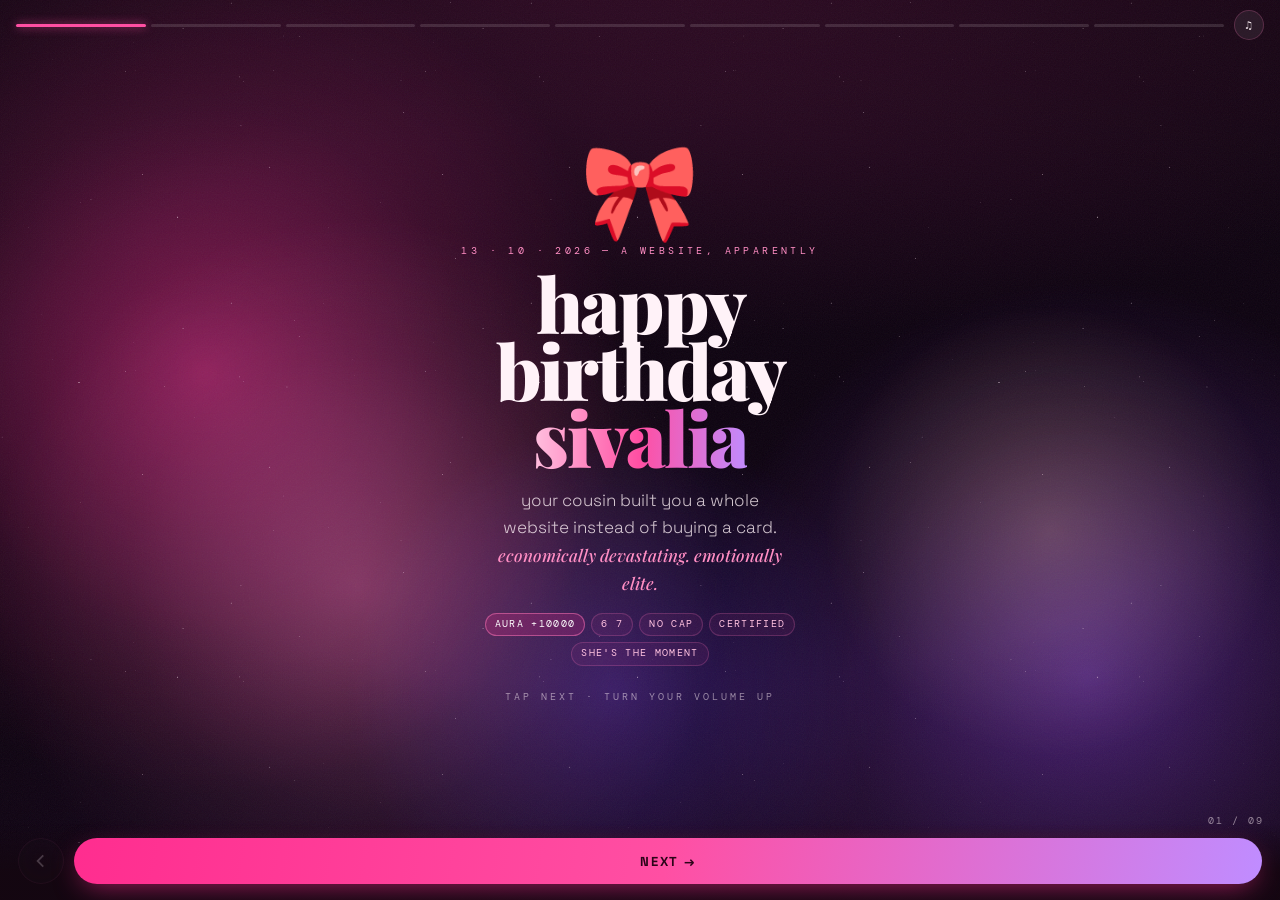
<file: sivalia/index.html>
<!DOCTYPE html>
<html lang="en">
<head>
<meta charset="UTF-8">
<meta name="viewport" content="width=device-width,initial-scale=1,viewport-fit=cover,maximum-scale=1,user-scalable=no">
<meta name="theme-color" content="#1a0a14">
<title>happy birthday sivalia 🎀</title>
<meta name="description" content="a website. for sivalia. because she's 16 (probably).">
<link rel="preconnect" href="https://fonts.googleapis.com">
<link rel="preconnect" href="https://fonts.gstatic.com" crossorigin>
<link href="https://fonts.googleapis.com/css2?family=Playfair+Display:ital,wght@0,500;0,700;0,900;1,500;1,700&family=Space+Grotesk:wght@300;400;500;600;700&family=DM+Mono:wght@300;400;500&display=swap" rel="stylesheet">
<style>
/* ══════════════ TOKENS ══════════════ */
:root{
  --bg:#140711; --bg2:#1d0a19; --bg3:#260d22;
  --pink:#ff4fa3; --pink2:#ff8ec4; --pink3:#ffc2e0; --pink4:#ff2d8f;
  --lilac:#c08cff; --gold:#ffd27a; --mint:#7ce7c4;
  --ink:#fff2f8; --muted:rgba(255,242,248,.52); --faint:rgba(255,242,248,.13);
  --line:rgba(255,120,185,.22);
  --serif:'Playfair Display',Georgia,serif;
  --sans:'Space Grotesk',system-ui,-apple-system,sans-serif;
  --mono:'DM Mono',ui-monospace,monospace;
  --safe-t:env(safe-area-inset-top,0px);
  --safe-b:env(safe-area-inset-bottom,0px);
  --ease:cubic-bezier(.22,.9,.26,1);
}
*,*::before,*::after{box-sizing:border-box;-webkit-tap-highlight-color:transparent}
html,body{margin:0;padding:0;height:100%;overflow:hidden;overscroll-behavior:none}
body{
  background:var(--bg); color:var(--ink); font-family:var(--sans);
  -webkit-font-smoothing:antialiased; text-rendering:optimizeLegibility;
  user-select:none; -webkit-user-select:none;
  position:fixed; inset:0; width:100%;
}
img,video{max-width:100%;display:block}
button{font:inherit;color:inherit;border:0;background:none;cursor:pointer}

/* ══════════════ BACKDROP ══════════════ */
#aurora{position:fixed;inset:0;z-index:0;pointer-events:none;overflow:hidden;
  background:
    radial-gradient(130% 80% at 50% -10%, #3b0d2c 0%, transparent 60%),
    radial-gradient(110% 70% at 50% 110%, #230a2e 0%, transparent 62%),
    linear-gradient(170deg, #150514 0%, #0d0310 48%, #130417 100%);
}
#aurora i{
  position:absolute;display:block;border-radius:50%;
  mix-blend-mode:screen;will-change:transform;
  animation:drift 26s ease-in-out infinite alternate;
}
#aurora i:nth-child(1){width:92vw;height:92vw;left:-30vw;top:-24vh;
  background:radial-gradient(circle closest-side,rgba(255,45,143,.50),rgba(255,45,143,.14) 45%,transparent 72%)}
#aurora i:nth-child(2){width:86vw;height:86vw;right:-28vw;top:14vh;
  background:radial-gradient(circle closest-side,rgba(146,70,255,.46),rgba(146,70,255,.12) 45%,transparent 72%);animation-delay:-8s}
#aurora i:nth-child(3){width:80vw;height:80vw;left:-12vw;bottom:-22vh;
  background:radial-gradient(circle closest-side,rgba(255,120,185,.40),rgba(255,120,185,.10) 45%,transparent 72%);animation-delay:-15s}
#aurora i:nth-child(4){width:52vw;height:52vw;right:-8vw;bottom:4vh;
  background:radial-gradient(circle closest-side,rgba(255,196,120,.26),transparent 68%);animation-delay:-21s}
#aurora i:nth-child(5){width:60vw;height:60vw;left:18vw;top:34vh;
  background:radial-gradient(circle closest-side,rgba(90,60,255,.30),transparent 70%);animation-delay:-11s}
@keyframes drift{from{transform:translate3d(0,0,0) scale(1)}to{transform:translate3d(7vw,-8vh,0) scale(1.18)}}

/* two parallax star layers — pure CSS, no canvas, no rAF */
#stars-bg{position:fixed;inset:-10%;z-index:0;pointer-events:none}
#stars-bg::before,#stars-bg::after{content:"";position:absolute;inset:0;background-repeat:repeat}
#stars-bg::before{
  background-image:
    radial-gradient(0.58px 0.58px at 78.5% 38.8%, rgba(255,236,246,0.36), transparent 60%),
    radial-gradient(1.33px 1.33px at 47.6% 62.9%, rgba(255,236,246,0.36), transparent 60%),
    radial-gradient(0.90px 0.90px at 87.3% 34.8%, rgba(255,236,246,0.77), transparent 60%),
    radial-gradient(1.40px 1.40px at 80.2% 46.8%, rgba(255,236,246,0.38), transparent 60%),
    radial-gradient(1.44px 1.44px at 28.3% 14.6%, rgba(255,236,246,0.27), transparent 60%),
    radial-gradient(0.66px 0.66px at 43.0% 75.0%, rgba(255,236,246,0.66), transparent 60%),
    radial-gradient(0.86px 0.86px at 56.0% 86.3%, rgba(255,236,246,0.50), transparent 60%),
    radial-gradient(1.14px 1.14px at 25.8% 20.1%, rgba(255,236,246,0.37), transparent 60%),
    radial-gradient(0.58px 0.58px at 45.6% 20.6%, rgba(255,236,246,0.28), transparent 60%),
    radial-gradient(0.74px 0.74px at 15.5% 44.0%, rgba(255,236,246,0.67), transparent 60%),
    radial-gradient(1.28px 1.28px at 63.6% 3.6%, rgba(255,236,246,0.25), transparent 60%),
    radial-gradient(0.65px 0.65px at 70.1% 10.4%, rgba(255,236,246,0.77), transparent 60%),
    radial-gradient(0.82px 0.82px at 36.9% 88.0%, rgba(255,236,246,0.27), transparent 60%),
    radial-gradient(1.74px 1.74px at 45.0% 2.7%, rgba(255,236,246,0.77), transparent 60%),
    radial-gradient(0.89px 0.89px at 44.7% 68.7%, rgba(255,236,246,0.33), transparent 60%),
    radial-gradient(1.28px 1.28px at 26.8% 75.7%, rgba(255,236,246,0.64), transparent 60%),
    radial-gradient(1.23px 1.23px at 15.0% 37.1%, rgba(255,236,246,0.29), transparent 60%),
    radial-gradient(0.90px 0.90px at 98.1% 85.6%, rgba(255,236,246,0.28), transparent 60%),
    radial-gradient(1.18px 1.18px at 91.9% 89.2%, rgba(255,236,246,0.35), transparent 60%),
    radial-gradient(0.96px 0.96px at 4.8% 1.2%, rgba(255,236,246,0.28), transparent 60%),
    radial-gradient(1.69px 1.69px at 90.2% 3.7%, rgba(255,236,246,0.25), transparent 60%),
    radial-gradient(0.67px 0.67px at 41.3% 7.1%, rgba(255,236,246,0.59), transparent 60%),
    radial-gradient(1.62px 1.62px at 66.4% 66.8%, rgba(255,236,246,0.65), transparent 60%),
    radial-gradient(1.26px 1.26px at 89.4% 27.4%, rgba(255,236,246,0.29), transparent 60%),
    radial-gradient(0.54px 0.54px at 76.5% 45.9%, rgba(255,236,246,0.59), transparent 60%),
    radial-gradient(0.81px 0.81px at 11.3% 85.0%, rgba(255,236,246,0.56), transparent 60%);
  background-size:460px 460px;
  animation:stardrift 150s linear infinite;
}
#stars-bg::after{
  background-image:
    radial-gradient(1.15px 1.15px at 23.8% 57.1%, rgba(255,236,246,0.45), transparent 60%),
    radial-gradient(0.75px 0.75px at 58.0% 32.4%, rgba(255,236,246,0.72), transparent 60%),
    radial-gradient(1.69px 1.69px at 3.7% 39.5%, rgba(255,236,246,0.65), transparent 60%),
    radial-gradient(0.56px 0.56px at 4.6% 56.3%, rgba(255,236,246,0.34), transparent 60%),
    radial-gradient(1.77px 1.77px at 22.5% 55.6%, rgba(255,236,246,0.46), transparent 60%),
    radial-gradient(1.11px 1.11px at 79.3% 50.0%, rgba(255,236,246,0.43), transparent 60%),
    radial-gradient(0.74px 0.74px at 52.1% 5.8%, rgba(255,236,246,0.34), transparent 60%),
    radial-gradient(0.75px 0.75px at 93.4% 11.7%, rgba(255,236,246,0.65), transparent 60%),
    radial-gradient(1.03px 1.03px at 60.3% 49.9%, rgba(255,236,246,0.46), transparent 60%),
    radial-gradient(1.72px 1.72px at 19.8% 31.1%, rgba(255,236,246,0.57), transparent 60%),
    radial-gradient(1.74px 1.74px at 32.5% 85.8%, rgba(255,236,246,0.63), transparent 60%),
    radial-gradient(0.85px 0.85px at 69.5% 97.4%, rgba(255,236,246,0.54), transparent 60%),
    radial-gradient(0.71px 0.71px at 84.5% 53.8%, rgba(255,236,246,0.62), transparent 60%),
    radial-gradient(0.90px 0.90px at 67.0% 27.9%, rgba(255,236,246,0.68), transparent 60%),
    radial-gradient(1.07px 1.07px at 87.7% 53.6%, rgba(255,236,246,0.65), transparent 60%),
    radial-gradient(1.31px 1.31px at 42.4% 42.1%, rgba(255,236,246,0.72), transparent 60%),
    radial-gradient(0.84px 0.84px at 87.3% 44.2%, rgba(255,236,246,0.76), transparent 60%),
    radial-gradient(1.25px 1.25px at 90.2% 88.2%, rgba(255,236,246,0.79), transparent 60%);
  background-size:300px 300px;opacity:.6;
  animation:stardrift 95s linear infinite reverse;
}
@keyframes stardrift{to{transform:translate3d(-460px,230px,0)}}

/* a vignette keeps the eye on the middle of the phone */
#vig{position:fixed;inset:0;z-index:1;pointer-events:none;
  background:radial-gradient(120% 75% at 50% 45%, transparent 42%, rgba(8,2,8,.56) 100%)}
#grain{
  position:fixed;inset:-50%;z-index:1;pointer-events:none;opacity:.055;
  background-image:url("data:image/svg+xml,%3Csvg xmlns='http://www.w3.org/2000/svg' width='180' height='180'%3E%3Cfilter id='n'%3E%3CfeTurbulence type='fractalNoise' baseFrequency='.85' numOctaves='3'/%3E%3C/filter%3E%3Crect width='100%25' height='100%25' filter='url(%23n)'/%3E%3C/svg%3E");
  animation:grainmove 1s steps(3) infinite;
}
@keyframes grainmove{0%{transform:translate(0,0)}33%{transform:translate(-3%,2%)}66%{transform:translate(2%,-3%)}100%{transform:translate(0,0)}}

/* ══════════════ DECK ══════════════ */
#deck{position:fixed;inset:0;z-index:2}
.slide{
  position:absolute;inset:0;display:flex;flex-direction:column;
  padding:calc(var(--safe-t) + 60px) 20px calc(var(--safe-b) + 104px);
  opacity:0;visibility:hidden;transform:scale(.975) translateY(14px);
  transition:opacity .52s var(--ease),transform .52s var(--ease),visibility 0s .52s;
  overflow:hidden;
}
.slide.on{opacity:1;visibility:visible;transform:none;transition:opacity .52s var(--ease),transform .52s var(--ease),visibility 0s}
.slide.prev{transform:scale(.975) translateY(-14px)}
.slide-pad-0{padding-left:0;padding-right:0}

/* staggered entrance for children */
.slide .rise{opacity:0;transform:translateY(22px);transition:opacity .6s var(--ease),transform .6s var(--ease)}
.slide.on .rise{opacity:1;transform:none}
.slide.on .rise:nth-child(1){transition-delay:.10s}
.slide.on .rise:nth-child(2){transition-delay:.18s}
.slide.on .rise:nth-child(3){transition-delay:.26s}
.slide.on .rise:nth-child(4){transition-delay:.34s}
.slide.on .rise:nth-child(5){transition-delay:.42s}
.slide.on .rise:nth-child(6){transition-delay:.50s}

/* ══════════════ CHROME ══════════════ */
#topbar{
  position:fixed;z-index:30;top:calc(var(--safe-t) + 10px);left:0;right:0;
  display:flex;align-items:center;gap:10px;padding:0 16px;pointer-events:none;
}
#dots{display:flex;gap:5px;flex:1;align-items:center}
#dots b{
  display:block;height:3px;flex:1;border-radius:2px;background:var(--faint);
  transition:background .4s var(--ease),transform .4s var(--ease);transform-origin:left;
}
#dots b.done{background:rgba(255,120,185,.4)}
#dots b.now{background:var(--pink);box-shadow:0 0 10px rgba(255,79,163,.7)}
.chip{
  pointer-events:auto;display:grid;place-items:center;flex:0 0 auto;
  height:30px;min-width:30px;padding:0 9px;border-radius:999px;
  background:rgba(255,255,255,.07);border:1px solid var(--line);
  font:500 11px/1 var(--mono);letter-spacing:.06em;color:var(--ink);
  backdrop-filter:blur(14px);-webkit-backdrop-filter:blur(14px);
  transition:background .25s,transform .18s;
}
.chip:active{transform:scale(.9)}
.chip.off{opacity:.42}

#navbar{
  position:fixed;z-index:30;left:0;right:0;bottom:0;
  padding:14px 18px calc(var(--safe-b) + 16px);
  display:flex;align-items:center;gap:10px;
  background:linear-gradient(to top,rgba(20,7,17,.93) 38%,rgba(20,7,17,0));
}
#navbar.hide{opacity:0;pointer-events:none;transition:opacity .4s}
#back{
  width:46px;height:46px;border-radius:50%;flex:0 0 auto;display:grid;place-items:center;
  border:1px solid var(--line);background:rgba(255,255,255,.055);
  backdrop-filter:blur(14px);-webkit-backdrop-filter:blur(14px);
  transition:opacity .3s,transform .16s;
}
#back:active{transform:scale(.9)}
#back[disabled]{opacity:.22;pointer-events:none}
#next{
  flex:1;height:46px;border-radius:999px;position:relative;overflow:hidden;
  background:linear-gradient(100deg,var(--pink4),var(--pink),var(--lilac),var(--pink),var(--pink4));
  background-size:200% 100%;animation:shimmer 7s linear infinite;
  color:#2a0418;font:700 13px/1 var(--sans);letter-spacing:.14em;text-transform:uppercase;
  box-shadow:0 8px 28px -8px rgba(255,45,143,.65);
  transition:transform .16s var(--ease);
}
#next:active{transform:scale(.965)}
@keyframes shimmer{from{background-position:0% 0}to{background-position:-200% 0}}
#counter{
  position:fixed;z-index:30;right:16px;bottom:calc(var(--safe-b) + 74px);
  font:400 10px/1 var(--mono);letter-spacing:.2em;color:var(--muted);pointer-events:none;
}

/* ══════════════ TYPE ══════════════ */
.kicker{font:400 10px/1 var(--mono);letter-spacing:.34em;text-transform:uppercase;color:var(--pink2);margin:0 0 14px}
.h1{font:900 clamp(40px,14.5vw,76px)/.88 var(--serif);letter-spacing:-.03em;margin:0}
.h2{font:700 clamp(27px,8.4vw,44px)/1.02 var(--serif);letter-spacing:-.02em;margin:0 0 14px}
.h3{font:600 clamp(18px,5.2vw,26px)/1.14 var(--serif);margin:0 0 10px}
.body{font:300 clamp(14.5px,4.1vw,17px)/1.62 var(--sans);color:rgba(255,242,248,.8);margin:0 0 14px}
.body em{font-family:var(--serif);font-style:italic;color:var(--pink2);font-weight:500}
.body strong{color:var(--ink);font-weight:600}
.grad{background:linear-gradient(92deg,var(--pink3),var(--pink),var(--lilac));-webkit-background-clip:text;background-clip:text;color:transparent}
.sig{font:italic 600 clamp(17px,5vw,22px)/1 var(--serif);color:var(--pink2)}

.scroll{overflow-y:auto;overflow-x:hidden;-webkit-overflow-scrolling:touch;flex:1;min-height:0;overscroll-behavior:contain}
.scroll::-webkit-scrollbar{width:0}

/* brainrot ticker chips */
.rot{display:flex;flex-wrap:wrap;gap:6px;margin:0;padding:0;list-style:none}
.rot li{
  font:400 9.5px/1 var(--mono);letter-spacing:.14em;text-transform:uppercase;
  padding:6px 9px;border-radius:999px;border:1px solid var(--line);
  background:rgba(255,79,163,.07);color:var(--pink3);white-space:nowrap;
}
.rot li.hot{background:rgba(255,45,143,.2);color:#fff;border-color:rgba(255,120,185,.5)}

/* marquee */
.marq{overflow:hidden;position:relative;mask-image:linear-gradient(90deg,transparent,#000 9%,#000 91%,transparent)}
.marq div{display:flex;gap:22px;width:max-content;animation:slide-l 19s linear infinite}
.marq span{font:700 11px/1 var(--mono);letter-spacing:.26em;text-transform:uppercase;color:rgba(255,194,224,.42);white-space:nowrap}
@keyframes slide-l{to{transform:translateX(-50%)}}

/* ══════════════ S1 · LANDING ══════════════ */
#s1{justify-content:center;align-items:center;text-align:center}
#s1 .h1{position:relative}
.bday-em{display:block;font-size:clamp(50px,20vw,96px);line-height:1;margin-bottom:6px;animation:bob 2.6s ease-in-out infinite}
@keyframes bob{0%,100%{transform:translateY(0) rotate(-6deg)}50%{transform:translateY(-13px) rotate(6deg)}}
#s1 .tap{margin-top:26px;font:400 10px/1 var(--mono);letter-spacing:.3em;text-transform:uppercase;color:var(--muted);animation:pulse 2.1s ease-in-out infinite}
@keyframes pulse{0%,100%{opacity:.4}50%{opacity:1}}
#floaters{position:absolute;inset:0;z-index:0;pointer-events:none;overflow:hidden}
#s1>*:not(#floaters){position:relative;z-index:1}
#floaters span{position:absolute;font-size:22px;opacity:0;animation:floatup linear infinite}
@keyframes floatup{0%{opacity:0;transform:translateY(0) rotate(0)}12%{opacity:.75}88%{opacity:.75}100%{opacity:0;transform:translateY(-104vh) rotate(300deg)}}




/* ══════════════ S4 · CONSTELLATION ══════════════ */
#s4{align-items:center;justify-content:flex-start}
.orbit-stage{position:relative;flex:1;width:100%;min-height:0;display:grid;place-items:center;touch-action:none;cursor:grab}
.orbit-stage:active{cursor:grabbing}
#stars{position:absolute;inset:0;width:100%;height:100%}
.ring-wrap{position:relative;width:100%;height:100%;display:grid;place-items:center;perspective:900px;perspective-origin:50% 48%}
.ring{position:relative;width:1px;height:1px;transform-style:preserve-3d;transform:rotateX(var(--tilt,-14deg)) rotateY(var(--spin,0deg))}
.ring figure{
  position:absolute;margin:0;left:50%;top:50%;
  width:var(--cw,112px);height:var(--cw,112px);margin-left:calc(var(--cw,112px) / -2);margin-top:calc(var(--cw,112px) / -2);
  transform-style:preserve-3d;border-radius:11px;overflow:hidden;
  border:1.5px solid rgba(255,142,196,.5);background:#2a0d20;
  box-shadow:0 0 28px rgba(255,45,143,.3),0 14px 30px -10px rgba(0,0,0,.8);
}
.ring figure img{width:100%;height:100%;object-fit:cover}
.ring figure::after{content:"";position:absolute;inset:0;background:linear-gradient(170deg,rgba(255,142,196,.16),transparent 55%)}
.orbit-hint{position:absolute;bottom:4px;left:0;right:0;text-align:center;font:400 9.5px/1 var(--mono);letter-spacing:.22em;text-transform:uppercase;color:var(--muted);pointer-events:none}

/* ══════════════ S5 · SKYLINE ══════════════ */
#s5 .sky-head{display:flex;align-items:baseline;gap:9px;flex-wrap:wrap;margin-bottom:3px}
#skycount{font:900 clamp(46px,16vw,82px)/.84 var(--serif);letter-spacing:-.035em;color:var(--pink)}
#s5 .sky-sub{font:600 clamp(15px,4.4vw,19px)/1.2 var(--sans)}
#skywrap{position:relative;width:100%;margin:12px 0 4px;overflow:hidden}
#sky{width:100%;display:block}
#receipts{list-style:none;margin:0;padding:0 0 10px;display:flex;flex-direction:column;gap:7px}
#receipts li{
  display:flex;gap:10px;align-items:flex-start;padding:10px 12px;border-radius:12px;
  background:rgba(255,79,163,.065);border:1px solid var(--line);
  font:400 13px/1.42 var(--sans);color:rgba(255,242,248,.86);
  opacity:0;transform:translateX(-14px);
  transition:opacity .45s var(--ease),transform .45s var(--ease);
}
#receipts li.in{opacity:1;transform:none}
#receipts li b{flex:0 0 auto;font:500 10px/1.6 var(--mono);color:var(--pink2);letter-spacing:.06em}
#rbtn{
  align-self:flex-start;margin:4px 0 12px;padding:10px 18px;border-radius:999px;
  border:1px solid rgba(255,120,185,.5);background:rgba(255,45,143,.14);
  font:600 10.5px/1 var(--mono);letter-spacing:.2em;text-transform:uppercase;color:var(--pink3);
  transition:transform .16s,background .25s;
}
#rbtn:active{transform:scale(.94)}
#rbtn.gone{display:none}

/* ══════════════ S6 · POLAROID LINE ══════════════ */
#s6{padding-left:0;padding-right:0}
#pl{position:relative;flex:1;min-height:0;width:100%;overflow:hidden;touch-action:pan-y;cursor:grab}
#pl[data-drag="1"]{cursor:grabbing}
#pl>svg.plline{position:absolute;inset:0;width:100%;height:100%;pointer-events:none;overflow:visible}
.pcard{position:absolute;left:0;top:0;width:var(--cw,216px);transform-origin:50% 0;will-change:transform}
.pprint{
  margin-top:11px;background:#fdf7f2;padding:9px 9px 0;
  box-shadow:0 1px 2px rgba(0,0,0,.3),0 20px 36px -16px rgba(0,0,0,.85);
  transition:transform .5s var(--ease),filter .5s ease;
}
.pcard[data-on="0"] .pprint{transform:scale(.88);filter:saturate(.82) brightness(.9)}
.pshot{
  position:relative;aspect-ratio:1;overflow:hidden;
  background:linear-gradient(152deg,#ffd9ec,#ffeaf4 48%,#f6d9ff);
  display:grid;place-items:center;padding:12px;text-align:center;
}
.pshot img{position:absolute;inset:0;width:100%;height:100%;object-fit:cover}
.pshot .pw{font:800 clamp(16px,5.4vw,25px)/1.02 var(--serif);letter-spacing:-.02em;color:#3a0b24;word-break:break-word}
.pshot .pe{display:block;font-size:30px;margin-bottom:7px;line-height:1}
.pnote{
  height:41px;display:flex;align-items:center;justify-content:center;padding:0 6px;
  font:italic 400 12.5px/1.1 var(--serif);color:#5a3344;text-align:center;
  overflow:hidden;
}
.ppeg{
  position:absolute;left:50%;top:0;width:9px;height:24px;margin-left:-4.5px;border-radius:2px;
  background:linear-gradient(90deg,#d79ab8,#ffd4e8 45%,#c47fa0);box-shadow:0 2px 4px rgba(0,0,0,.4);
}
#plbar{
  position:absolute;left:16px;right:16px;bottom:8px;display:flex;align-items:center;gap:12px;
}
#plcap{flex:1;min-width:0;overflow:hidden}
#plcap>*{display:block}
#plcap.go>*{animation:capin .5s var(--ease) both}
@keyframes capin{from{transform:translateY(100%);opacity:0}}
#pltitle{font:600 clamp(16px,4.8vw,21px)/1.12 var(--serif);white-space:nowrap;overflow:hidden;text-overflow:ellipsis}
#plsub{margin-top:3px;font:300 11.5px/1.36 var(--sans);color:var(--muted);white-space:nowrap;overflow:hidden;text-overflow:ellipsis}
#plcount{font:500 10px/1 var(--mono);letter-spacing:.14em;color:var(--muted);flex:0 0 auto}
#plcount b{color:var(--pink2);font-weight:500}
.plb{
  width:34px;height:34px;flex:0 0 auto;border-radius:50%;border:1px solid var(--line);
  display:grid;place-items:center;transition:background .2s,transform .16s;
}
.plb:active{transform:scale(.88);background:rgba(255,79,163,.25)}

/* ══════════════ S7 · VIDEO STACK ══════════════ */
#s7{align-items:stretch}
.vstack{display:flex;flex-direction:column;gap:13px;padding-bottom:12px}
.vframe{
  position:relative;margin:0;width:100%;border-radius:17px;overflow:hidden;
  border:1px solid var(--line);background:#000;
  box-shadow:0 18px 46px -18px rgba(0,0,0,.9),0 0 38px -16px rgba(255,45,143,.28);
}
.vframe video{width:100%;height:auto;display:block;background:#000}
/* the portrait clip is 9:16 — cap it so it can't eat the whole screen */
.vframe.tall video{max-height:58vh;width:100%;object-fit:cover}
.vtag{
  position:absolute;top:9px;left:9px;z-index:2;display:flex;align-items:center;gap:6px;
  padding:5px 9px;border-radius:999px;background:rgba(10,3,8,.66);
  backdrop-filter:blur(10px);-webkit-backdrop-filter:blur(10px);
  font:500 8.5px/1 var(--mono);letter-spacing:.17em;text-transform:uppercase;color:var(--pink3);
}
.vtag i{width:5px;height:5px;border-radius:50%;background:var(--pink);animation:pulse 1.4s infinite;display:block}

/* ══════════════ S9 · CALENDAR ══════════════ */
.cal{
  width:100%;max-width:400px;margin:0 auto;padding:16px;border-radius:19px;
  border:1px solid var(--line);background:rgba(255,255,255,.045);
  backdrop-filter:blur(16px);-webkit-backdrop-filter:blur(16px);
  box-shadow:0 20px 50px -18px rgba(0,0,0,.8);
}
.cal-top{display:flex;align-items:center;justify-content:space-between;margin-bottom:13px}
.cal-top h4{margin:0;font:700 17px/1 var(--serif);letter-spacing:.01em}
.cal-top span{font:400 9.5px/1 var(--mono);letter-spacing:.2em;text-transform:uppercase;color:var(--muted)}
.cal-grid{display:grid;grid-template-columns:repeat(7,1fr);gap:4px}
.cal-grid u{font:500 9px/1 var(--mono);text-decoration:none;color:var(--muted);text-align:center;padding:5px 0;letter-spacing:.04em}
.cal-grid button{
  aspect-ratio:1;border-radius:9px;display:grid;place-items:center;
  font:400 13px/1 var(--sans);color:rgba(255,242,248,.62);
  background:rgba(255,255,255,.028);transition:all .22s var(--ease);
}
.cal-grid button:active{transform:scale(.86)}
.cal-grid button.empty{background:none;pointer-events:none}
.cal-grid button.day13{
  background:linear-gradient(140deg,var(--pink4),var(--pink));color:#2a0418;font-weight:700;
  box-shadow:0 0 0 2px rgba(255,120,185,.35),0 6px 20px -5px rgba(255,45,143,.75);
  animation:beat 1.7s ease-in-out infinite;
}
@keyframes beat{0%,100%{transform:scale(1)}50%{transform:scale(1.11)}}
.cal-grid button.poked{background:rgba(255,79,163,.22);color:var(--pink3)}
#calsay{
  margin:14px auto 0;max-width:400px;min-height:74px;padding:14px 16px;border-radius:15px;
  border:1px solid var(--line);background:rgba(255,45,143,.085);
  font:400 13.5px/1.52 var(--sans);color:rgba(255,242,248,.88);
}
#calsay b{color:var(--pink2);font-weight:600}
#calsay .big{display:block;font:900 clamp(26px,9vw,42px)/1 var(--serif);color:var(--pink);margin-bottom:7px;letter-spacing:-.02em}

/* ══════════════ S10 · FINALE ══════════════ */
#s10{align-items:center;justify-content:center;text-align:center}
#boom{position:fixed;inset:0;z-index:50;pointer-events:none}
#balloonlayer{position:fixed;inset:0;z-index:49;pointer-events:none;overflow:hidden}
.bln{position:absolute;bottom:-150px;width:46px;height:58px;border-radius:50% 50% 50% 50%/58% 58% 42% 42%;animation:rise linear forwards}
.bln::after{content:"";position:absolute;top:100%;left:50%;width:1px;height:62px;background:rgba(255,255,255,.3)}
.bln::before{content:"";position:absolute;top:14%;left:22%;width:30%;height:22%;border-radius:50%;background:rgba(255,255,255,.4);transform:rotate(-24deg)}
@keyframes rise{to{transform:translateY(-118vh) translateX(var(--dx,0px)) rotate(var(--rz,0deg))}}
#bigbtn{
  position:relative;padding:21px 40px;border-radius:999px;
  background:linear-gradient(104deg,var(--pink4),var(--pink),var(--lilac),var(--pink),var(--pink4));
  background-size:200% 100%;animation:shimmer 4.5s linear infinite;
  font:800 15px/1 var(--sans);letter-spacing:.14em;text-transform:uppercase;color:#2a0418;
  box-shadow:0 16px 46px -10px rgba(255,45,143,.85);
  transition:transform .16s var(--ease);
}
#bigbtn:active{transform:scale(.93)}
#bigbtn::after{
  content:"";position:absolute;inset:-7px;border-radius:999px;
  border:1.5px solid rgba(255,142,196,.45);animation:halo 2.1s ease-out infinite;
}
@keyframes halo{0%{transform:scale(.95);opacity:.9}100%{transform:scale(1.22);opacity:0}}
#bcount{margin-top:16px;font:400 10px/1 var(--mono);letter-spacing:.2em;text-transform:uppercase;color:var(--muted);min-height:12px}

/* ══════════════ MOBILE POLISH ══════════════ */
/* dvh tracks the browser chrome collapsing on scroll; svh/100% do not, which is
   what makes a fixed bottom bar jump around on iOS Safari. */
@supports (height:100dvh){ html,body{height:100dvh} }

.slide{padding-top:calc(var(--safe-t) + 54px);padding-bottom:calc(var(--safe-b) + 98px)}

/* phones: give the content the width back */
@media (max-width:420px){
  .slide{padding-left:17px;padding-right:17px}
  .kicker{letter-spacing:.26em;margin-bottom:11px}
  .h1{line-height:.86}
  .body{line-height:1.56}
  .rot li{font-size:9px;padding:5px 8px}
  #navbar{padding:12px 15px calc(var(--safe-b) + 13px)}
  #next{height:50px;font-size:12.5px}         /* 50px clears the 44px tap target */
  #back{width:50px;height:50px}
  #counter{bottom:calc(var(--safe-b) + 76px);right:15px}
  #receipts li{padding:9px 11px;font-size:12.5px}
  .cal{padding:13px}
  .cal-grid button{font-size:12px;border-radius:8px}
  #calsay{padding:13px 14px;font-size:13px}
}
/* very small phones (SE and friends) */
@media (max-width:360px){
  .h2{font-size:25px}
  .slide{padding-left:14px;padding-right:14px}
  .cal-grid{gap:3px}
}
/* short screens in landscape: claw back vertical space */
@media (max-height:620px){
  .slide{padding-top:calc(var(--safe-t) + 44px);padding-bottom:calc(var(--safe-b) + 84px)}
  .h1{font-size:clamp(32px,11vw,56px)}
  .bday-em{font-size:clamp(34px,13vw,60px);margin-bottom:2px}
  #navbar{padding:9px 15px calc(var(--safe-b) + 10px)}
  #next,#back{height:42px}
  #back{width:42px}
}

/* the constellation is the only photo page now, so let it breathe */
#s4{padding-left:8px;padding-right:8px}
#s4 .kicker{margin-bottom:8px}
#s4 .h2{font-size:clamp(24px,7.4vw,38px)}

/* stop the browser from re-rasterising offscreen slides */
.slide:not(.on){content-visibility:auto;contain-intrinsic-size:100vw 100vh}

@media (prefers-reduced-motion:reduce){
  *{animation-duration:.01ms !important;animation-iteration-count:1 !important;transition-duration:.01ms !important}
}
@media (min-width:620px){
  .slide{padding-left:max(20px,calc(50vw - 290px));padding-right:max(20px,calc(50vw - 290px))}
  #s6,.slide-pad-0{padding-left:0;padding-right:0}
}
</style>
</head>
<body>

<div id="aurora"><i></i><i></i><i></i><i></i><i></i></div>
<div id="stars-bg"></div>
<div id="vig"></div>
<div id="grain"></div>

<audio id="bgm" loop preload="auto" playsinline>
  <source src="assets/audio/solar-eclipse.mp3" type="audio/mpeg">
  <source src="assets/audio/solar-eclipse.m4a" type="audio/mp4">
</audio>

<div id="topbar">
  <div id="dots"></div>
  <button class="chip" id="sound" aria-label="toggle music">♫</button>
</div>

<main id="deck">

  <!-- ══ 1 · LANDING ══ -->
  <section class="slide" id="s1">
    <div id="floaters"></div>
    <span class="bday-em rise">🎀</span>
    <p class="kicker rise">13 · 10 · 2026 — a website, apparently</p>
    <h1 class="h1 rise">happy<br>birthday<br><span class="grad">sivalia</span></h1>
    <p class="body rise" style="margin-top:16px;max-width:300px">your cousin built you a whole website instead of buying a card. <em>economically devastating. emotionally elite.</em></p>
    <ul class="rot rise" style="justify-content:center;max-width:320px">
      <li class="hot">aura +10000</li><li>6 7</li><li>no cap</li><li>certified</li><li>she's the moment</li>
    </ul>
    <p class="tap rise">tap next · turn your volume up</p>
  </section>

  <!-- ══ 2 · TEXT ONE ══ -->
  <section class="slide" id="s2">
    <p class="kicker rise">page one of three with actual words</p>
    <h2 class="h2 rise">so.<br><span class="grad">you're older.</span></h2>
    <div class="rise">
      <p class="body">Another lap around the sun and you're still somehow the loudest person in every room you walk into. Genuinely impressive. Nobody asked for it. We all got it anyway.</p>
      <p class="body">You are a cousin by paperwork and a best friend by accident, which is the better of the two because one of them you can't return.</p>
      <p class="body"><strong>So: happy birthday.</strong> <em>Scroll on. It gets weirder.</em></p>
    </div>
    <ul class="rot rise"><li>emotionally damaging</li><li class="hot">in a good way</li><li>probably</li></ul>
  </section>


  <section class="slide" id="s4">
    <p class="kicker rise" style="text-align:center;width:100%">your own personal solar system</p>
    <h2 class="h2 rise" style="text-align:center;width:100%;margin-bottom:4px">the <span class="grad">sivalia</span> constellation</h2>
    <div class="orbit-stage rise">
      <canvas id="stars"></canvas>
      <div class="ring-wrap"><div class="ring" id="ring"></div></div>
      <p class="orbit-hint">drag it around · yes it's 3d</p>
    </div>
  </section>

  <!-- ══ 5 · SKYLINE / SAVES ══ -->
  <section class="slide" id="s5">
    <div class="scroll">
      <p class="kicker rise">independently audited</p>
      <div class="sky-head rise">
        <span id="skycount">0</span>
      </div>
      <p class="sky-sub rise">times <span class="grad">Vaishnav (me)</span> saved you</p>
      <div id="skywrap" class="rise"><canvas id="sky"></canvas></div>
      <button id="rbtn" class="rise">show me the receipts →</button>
      <ul id="receipts"></ul>
    </div>
  </section>

  <!-- ══ 6 · POLAROID WORDS ══ -->
  <section class="slide" id="s6">
    <div id="pl">
      <svg class="plline" aria-hidden="true"><path id="plstring" fill="none" stroke="rgba(255,142,196,.45)" stroke-width="1.5" stroke-linecap="round"/></svg>
      <div id="plbar">
        <div id="plcap"><span id="pltitle"></span><span id="plsub"></span></div>
        <span id="plcount"><b>01</b> / 09</span>
        <button class="plb" id="plprev" aria-label="previous"><svg width="14" height="14" viewBox="0 0 16 16"><path d="M10 3 5 8l5 5" stroke="currentColor" stroke-width="1.5" fill="none"/></svg></button>
        <button class="plb" id="plnext" aria-label="next"><svg width="14" height="14" viewBox="0 0 16 16"><path d="m6 3 5 5-5 5" stroke="currentColor" stroke-width="1.5" fill="none"/></svg></button>
      </div>
    </div>
  </section>

  <!-- ══ 7 · VIDEO LOOP ══ -->
  <section class="slide" id="s7">
    <p class="kicker rise">on loop. forever. no sound. deal with it.</p>
    <h2 class="h2 rise">exhibit <span class="grad">∞</span></h2>
    <div class="scroll rise">
      <div class="vstack">
        <figure class="vframe">
          <span class="vtag"><i></i> i · looping · muted</span>
          <video class="vid" muted loop playsinline webkit-playsinline preload="none" disablepictureinpicture>
            <source data-src="assets/video/loop.webm" type="video/webm">
            <source data-src="assets/video/loop.mp4" type="video/mp4">
          </video>
        </figure>
        <figure class="vframe tall">
          <span class="vtag"><i></i> ii · looping · muted</span>
          <video class="vid" muted loop playsinline webkit-playsinline preload="none" disablepictureinpicture>
            <source data-src="assets/video/loop2.webm" type="video/webm">
            <source data-src="assets/video/loop2.mp4" type="video/mp4">
          </video>
        </figure>
        <figure class="vframe">
          <span class="vtag"><i></i> iii · looping · muted</span>
          <video class="vid" muted loop playsinline webkit-playsinline preload="none" disablepictureinpicture>
            <source data-src="assets/video/loop3.webm" type="video/webm">
            <source data-src="assets/video/loop3.mp4" type="video/mp4">
          </video>
        </figure>
        <ul class="rot" style="margin:2px 0 6px"><li>replay value: infinite</li><li class="hot">0 skips</li><li>oscar snub</li></ul>
      </div>
    </div>
  </section>

  <!-- ══ 8 · TEXT TWO ══ -->
  <section class="slide" id="s8">
    <p class="kicker rise">page three of three with actual words</p>
    <h2 class="h2 rise">the <span class="grad">serious bit</span><br>(short. like you.)</h2>
    <div class="rise">
      <p class="body">You're the one person I don't have to explain myself to. That's rarer than people think and I'm not going to pretend otherwise just because it's a birthday page.</p>
      <p class="body">Keep being too much. The world has enough people being exactly the right amount.</p>
      <p class="body" style="margin-bottom:22px"><em>Okay that's the whole serious bit. Back to the nonsense.</em></p>
      <p class="sig">— Vaishnav</p>
    </div>
  </section>

  <!-- ══ 9 · CALENDAR ══ -->
  <section class="slide" id="s9">
    <div class="scroll">
      <p class="kicker rise">official age determination ceremony</p>
      <h2 class="h2 rise">pick the <span class="grad">big day</span></h2>
      <div class="cal rise">
        <div class="cal-top"><h4>October 2026</h4><span>tap the 13th</span></div>
        <div class="cal-grid" id="calgrid"></div>
      </div>
      <div id="calsay" class="rise">Tap the 13th. Something embarrassing happens.</div>
    </div>
  </section>

  <!-- ══ 10 · FINALE ══ -->
  <section class="slide" id="s10">
    <p class="kicker rise">final boss</p>
    <h2 class="h2 rise" style="margin-bottom:6px">press it.<br><span class="grad">don't be shy.</span></h2>
    <p class="body rise" style="max-width:290px;margin-bottom:28px">it does exactly what you think it does and it does it <em>extremely hard</em>.</p>
    <button id="bigbtn" class="rise">🎀 launch 🎀</button>
    <p id="bcount" class="rise"></p>
  </section>

</main>

<div id="balloonlayer"></div>
<canvas id="boom"></canvas>

<nav id="navbar">
  <button id="back" aria-label="back" disabled><svg width="18" height="18" viewBox="0 0 16 16"><path d="M10 3 5 8l5 5" stroke="currentColor" stroke-width="1.6" fill="none"/></svg></button>
  <button id="next">next →</button>
</nav>
<div id="counter"></div>


<script>
(function(){
"use strict";
const $  = (s,r)=> (r||document).querySelector(s);
const $$ = (s,r)=> Array.from((r||document).querySelectorAll(s));
const clamp = (v,a,b)=> v<a?a:(v>b?b:v);
const lerp  = (a,b,t)=> a+(b-a)*t;
const easeOutCubic  = x=> 1-Math.pow(1-clamp(x,0,1),3);
const easeInOutCubic= x=>{const t=clamp(x,0,1);return t<.5?4*t*t*t:1-Math.pow(-2*t+2,3)/2};
const REDUCED = matchMedia("(prefers-reduced-motion: reduce)").matches;

/* ══════════════════ DECK ══════════════════ */
const slides = $$(".slide");
const N = slides.length;
let idx = 0;

// progress dots
const dots = $("#dots");
slides.forEach(()=> dots.appendChild(document.createElement("b")));
const dotEls = $$("#dots b");

const nextBtn = $("#next"), backBtn = $("#back"), counter = $("#counter");
const LABELS = ["next →","next →","next →","next →","next →","next →","next →","next →","again?"];

function go(n, dir){
  n = clamp(n, 0, N-1);
  if (n === idx && slides[idx].classList.contains("on")) return;
  const from = slides[idx];
  from.classList.remove("on");
  from.classList.toggle("prev", (dir||1) > 0);
  from.dispatchEvent(new Event("slideleave"));
  idx = n;
  const to = slides[idx];
  to.classList.remove("prev");
  // force reflow so the entrance transition always replays
  void to.offsetWidth;
  to.classList.add("on");
  to.dispatchEvent(new Event("slideenter"));
  dotEls.forEach((d,i)=>{ d.classList.toggle("now", i===idx); d.classList.toggle("done", i<idx); });
  backBtn.disabled = idx === 0;
  nextBtn.textContent = LABELS[idx] || "next →";
  counter.textContent = String(idx+1).padStart(2,"0") + " / " + String(N).padStart(2,"0");
}
nextBtn.addEventListener("click", ()=>{ unlock(); idx >= N-1 ? go(0,-1) : go(idx+1, 1); });
backBtn.addEventListener("click", ()=>{ unlock(); go(idx-1, -1); });
addEventListener("keydown", e=>{
  if (e.key === "ArrowRight") { unlock(); go(idx+1,1); }
  else if (e.key === "ArrowLeft") { unlock(); go(idx-1,-1); }
});

// horizontal swipe between slides (vertical gestures left alone for scrolling)
(function(){
  let sx=0, sy=0, live=false, ok=true;
  const deck = $("#deck");
  deck.addEventListener("touchstart", e=>{
    if (e.touches.length !== 1) { live=false; return; }
    sx = e.touches[0].clientX; sy = e.touches[0].clientY; live = true;
    // let draggable widgets own the gesture
    ok = !e.target.closest("#pl, .orbit-stage, .scroll");
  }, {passive:true});
  deck.addEventListener("touchend", e=>{
    if (!live || !ok) { live=false; return; }
    live = false;
    const t = e.changedTouches[0];
    const dx = t.clientX - sx, dy = t.clientY - sy;
    if (Math.abs(dx) > 58 && Math.abs(dx) > Math.abs(dy)*1.7){
      unlock();
      dx < 0 ? go(idx+1, 1) : go(idx-1, -1);
    }
  }, {passive:true});
})();

/* ══════════════════ MUSIC — fixed, looping, quiet ══════════════════ */
const bgm = $("#bgm"), soundBtn = $("#sound");
const VOL = 0.22;
let wantSound = true, armed = false, hasTrack = true;

bgm.volume = 0;
bgm.addEventListener("error", ()=>{ hasTrack = false; paint(); }, true);
// belt-and-braces: the loop attribute should handle it, but if a browser
// ever fires `ended` anyway, restart immediately.
bgm.addEventListener("ended", ()=>{ if (wantSound){ bgm.currentTime = 0; bgm.play().catch(()=>{}); } });

function fadeTo(target){
  const from = bgm.volume, t0 = performance.now();
  (function step(now){
    const k = clamp((now - t0) / 900, 0, 1);
    bgm.volume = clamp(from + (target - from) * k, 0, 1);
    if (k < 1) requestAnimationFrame(step);
  })(t0);
}
function paint(){
  soundBtn.textContent = !hasTrack ? "♪?" : (wantSound ? "♫" : "♪̶");
  soundBtn.classList.toggle("off", !wantSound || !hasTrack);
  soundBtn.title = !hasTrack ? "drop assets/audio/solar-eclipse.mp3 in to enable music"
                             : (wantSound ? "music on" : "music off");
}
function unlock(){
  if (armed || !wantSound) return;
  armed = true;
  const p = bgm.play();
  if (p && p.catch) p.catch(()=>{ armed = false; });
  fadeTo(VOL);
  paint();
}
soundBtn.addEventListener("click", ()=>{
  wantSound = !wantSound;
  if (wantSound){ armed = false; unlock(); }
  else { fadeTo(0); setTimeout(()=>{ if(!wantSound) bgm.pause(); }, 920); }
  paint();
});
// first touch anywhere arms audio (iOS/Android gesture requirement)
["pointerdown","touchstart","click"].forEach(ev=>
  addEventListener(ev, function once(){ unlock(); }, {once:true, passive:true}));
// keep it going when they tab away and come back
document.addEventListener("visibilitychange", ()=>{
  if (!document.hidden && wantSound && armed) bgm.play().catch(()=>{});
});
paint();

/* ══════════════════ S1 · FLOATING EMOJI ══════════════════ */
(function(){
  const host = $("#floaters");
  const pool = ["🎀","💕","🎂","✨","🩷","🧁","🎈","🪩","🌸","💅","👑","🫧"];
  const frag = document.createDocumentFragment();
  for (let i=0;i<16;i++){
    const s = document.createElement("span");
    s.textContent = pool[i % pool.length];
    s.style.left = (Math.random()*96) + "%";
    s.style.bottom = "-50px";
    s.style.fontSize = (15 + Math.random()*20) + "px";
    s.style.animationDuration = (11 + Math.random()*11) + "s";
    s.style.animationDelay = (-Math.random()*20) + "s";
    frag.appendChild(s);
  }
  host.appendChild(frag);
})();


/* ══════════════════ S7 · VIDEO STACK ══════════════════
   Three clips, all silent and looping. preload is "none" and the <source>
   urls sit in data-src until the slide is first opened, so visiting the site
   does not pull ~5 MB of video over mobile data for a page she may never
   reach. After that an IntersectionObserver keeps only the clips actually on
   screen playing — three simultaneous decodes is a real battery and jank cost
   on a phone.
───────────────────────────────────────────────────────── */
(function(){
  const s7 = $("#s7"), vids = $$("#s7 video");
  let wired = false;

  function wire(){
    if (wired) return; wired = true;
    vids.forEach(v=>{
      $$("source", v).forEach(s=>{ if (s.dataset.src) s.src = s.dataset.src; });
      v.muted = true; v.defaultMuted = true;   // enforced in JS too — never any audio
      v.load();
    });
    if (!("IntersectionObserver" in window)) { vids.forEach(v=>v.play().catch(()=>{})); return; }
    const io = new IntersectionObserver(es=>{
      es.forEach(e=>{
        const v = e.target;
        if (e.isIntersecting){ v.muted = true; v.play().catch(()=>{}); }
        else v.pause();
      });
    }, {threshold:0.25});
    vids.forEach(v=> io.observe(v));
  }

  s7.addEventListener("slideenter", ()=>{
    wire();
    vids.forEach(v=>{ if (v.getBoundingClientRect().top < innerHeight) { v.muted = true; v.play().catch(()=>{}); } });
  });
  s7.addEventListener("slideleave", ()=> vids.forEach(v=> v.pause()));
})();

/* ══════════════════ S4 · CONSTELLATION ══════════════════
   A particle sphere (canvas 2D) with her photos orbiting inside it on a
   CSS-3D ring. Both are driven by ONE yaw value, so they read as a single
   scene. Deliberately not WebGL: ~3 KB and a rock-solid 60fps on a phone,
   where a three.js build would be ~600 KB and fights the mobile GPU.
───────────────────────────────────────────────────────── */
(function(){
  const stage = $(".orbit-stage"), cv = $("#stars"), ring = $("#ring"), s4 = $("#s4");
  const ctx = cv.getContext("2d");
  // t1 (the hair) is deliberately absent — that one is his, and it lives on the
  // last polaroid instead.
  const PHOTOS = ["t2","t3","t4","t5","t6","t7","t8","t9","t10"].map(n=>"assets/img/"+n+".jpg");

  // --- the orbiting photo ring (CSS 3D) ---
  PHOTOS.forEach((src,i)=>{
    const f = document.createElement("figure");
    const im = document.createElement("img");
    im.src = src; im.alt = "photo " + (i+1); im.loading = "lazy"; im.decoding = "async"; im.draggable = false;
    f.appendChild(im);
    ring.appendChild(f);
  });
  const figs = $$("figure", ring);

  // --- particle sphere ---
  const COUNT = 420, R = 1;
  const pts = [];
  for (let i=0;i<COUNT;i++){
    const phi = Math.acos(-1 + (2*i)/COUNT);
    const th  = Math.sqrt(COUNT*Math.PI) * phi;
    const rr  = R + (Math.random()-0.5)*0.26;
    pts.push({
      x: rr*Math.cos(th)*Math.sin(phi),
      y: rr*Math.cos(phi),
      z: rr*Math.sin(th)*Math.sin(phi),
      s: 0.5 + Math.random()*1.3,
      h: Math.random() < 0.3 ? 1 : 0        // 1 = white sparkle, 0 = pink
    });
  }

  let spin = 0, vel = 0.14;          // yaw, degrees + degrees/frame
  let tilt = -14, tvel = 0;          // pitch, degrees + degrees/frame
  let W = 0, H = 0, dpr = 1, radius = 120, raf = 0, live = false;
  const TILT_MIN = -62, TILT_MAX = 28;
  const faceSign = new Array(PHOTOS.length).fill(1);   // 1 = front, -1 = showing its back

  function size(){
    const r = stage.getBoundingClientRect();
    W = Math.max(1, r.width); H = Math.max(1, r.height);
    dpr = Math.min(2, devicePixelRatio || 1);
    cv.width = Math.round(W*dpr); cv.height = Math.round(H*dpr);
    cv.style.width = W+"px"; cv.style.height = H+"px";
    radius = Math.min(W, H) * 0.44;
    // photo size + orbit radius scale with the stage so it never overflows
    const cw = clamp(Math.round(Math.min(W,H) * 0.27), 70, 132);
    // keep the widest print fully inside the stage, with a little air
    const orbitR = Math.round(Math.max(60, Math.min(W*0.5 - cw*0.5 - 8, H*0.34, radius*0.92)));
    ring.style.setProperty("--cw", cw+"px");
    const perBand = Math.ceil(figs.length / 2);
    const lift = cw * 0.58;
    figs.forEach((f,i)=>{
      f.style.setProperty("--cw", cw+"px");
      const band = i % 2;                       // alternate bands so neighbours never touch
      const slot = Math.floor(i / 2);
      // half a slot of yaw between the bands puts each print over the other band's gap
      const a = (slot / perBand) * 360 + band * (180 / perBand);
      const y = band ? lift : -lift;            // upper and lower orbit
      const r = orbitR * (band ? 0.9 : 1);      // slightly different radii adds depth
      f.style.transform = "rotateY("+a.toFixed(2)+"deg) translateZ("+r.toFixed(1)+"px) translateY("+y.toFixed(1)+"px)";
    });
  }

  function draw(dt){
    spin += vel * dt;
    tilt  = clamp(tilt + tvel * dt, TILT_MIN, TILT_MAX);
    ring.style.setProperty("--spin", spin.toFixed(2)+"deg");
    ring.style.setProperty("--tilt", tilt.toFixed(2)+"deg");

    // A plane on the far side of the ring is seen from behind, so its photo
    // renders mirrored. Un-mirror it — but only on the frame the sign flips,
    // so this isn't a style write every frame.
    const spDeg = ((spin % 360) + 360) % 360;
    for (let i=0;i<figs.length;i++){
      const want = Math.cos(((i/figs.length)*360 + spDeg) * Math.PI/180) < 0 ? -1 : 1;
      if (want !== faceSign[i]){
        faceSign[i] = want;
        const im = figs[i].firstElementChild;
        if (im) im.style.transform = want < 0 ? "scaleX(-1)" : "none";
      }
    }

    const yaw = spin * Math.PI/180, pitch = tilt * Math.PI/180;
    const cy = Math.cos(yaw), sy = Math.sin(yaw);
    const cp = Math.cos(pitch), sp = Math.sin(pitch);
    const cx = W/2, cyc = H/2, FOV = 2.6;

    ctx.setTransform(dpr,0,0,dpr,0,0);
    ctx.clearRect(0,0,W,H);

    for (let i=0;i<COUNT;i++){
      const p = pts[i];
      // rotate Y then X
      let x =  p.x*cy + p.z*sy;
      let z = -p.x*sy + p.z*cy;
      const y = p.y*cp - z*sp;
      z = p.y*sp + z*cp;
      const persp = FOV / (FOV + z);
      const sx = cx + x*radius*persp;
      const sv = cyc + y*radius*persp;
      const sz = p.s * persp;
      const a  = clamp((persp - 0.62) * 1.5, 0.05, 1);
      ctx.beginPath();
      ctx.arc(sx, sv, Math.max(0.35, sz), 0, 6.2832);
      ctx.fillStyle = p.h ? "rgba(255,245,250,"+a.toFixed(3)+")"
                          : "rgba(255,"+(90+Math.round(a*70))+","+(170+Math.round(a*40))+","+(a*0.92).toFixed(3)+")";
      ctx.fill();
    }
  }

  let last = 0;
  function loop(now){
    raf = live ? requestAnimationFrame(loop) : 0;
    const dt = Math.min(0.05, (now - last)/1000) || 0.016;
    last = now;
    if (!drag){
      vel  += (0.14 - vel) * Math.min(1, dt*0.9);   // ease back to the idle drift
      tvel *= Math.pow(0.86, dt);                   // pitch just coasts to a stop
      if (Math.abs(tvel) < 0.004) tvel = 0;
    }
    draw(dt * 60);
  }

  // drag: horizontal spins, vertical tilts. Velocity is smoothed over the last
  // few moves so releasing after a slow drag doesn't fling it.
  let drag = null;
  stage.addEventListener("pointerdown", e=>{
    drag = { x:e.clientX, y:e.clientY, t:performance.now(), vx:0, vy:0, moved:false };
    vel = 0; tvel = 0;
    try{ stage.setPointerCapture(e.pointerId); }catch(_){}
  });
  stage.addEventListener("pointermove", e=>{
    if (!drag) return;
    const now = performance.now();
    const dt  = Math.max(8, now - drag.t);
    const dx  = e.clientX - drag.x;
    const dy  = e.clientY - drag.y;
    if (!drag.moved && Math.hypot(dx,dy) < 3) return;
    drag.moved = true;
    const sx = dx * 0.5;                 // degrees of yaw per px
    const sy = -dy * 0.32;               // degrees of pitch per px (drag down = look down)
    spin += sx;
    tilt  = clamp(tilt + sy, TILT_MIN, TILT_MAX);
    // exponential moving average → a steady read of how fast they're moving
    drag.vx = 0.72 * (sx / dt * 16) + 0.28 * drag.vx;
    drag.vy = 0.72 * (sy / dt * 16) + 0.28 * drag.vy;
    drag.x = e.clientX; drag.y = e.clientY; drag.t = now;
  });
  const endDrag = e=>{
    if (!drag) return;
    if (drag.moved){                     // hand the momentum over
      vel  = clamp(drag.vx, -11, 11);
      tvel = clamp(drag.vy, -7, 7);
    }
    drag = null;
    if (e && e.pointerId != null && stage.hasPointerCapture && stage.hasPointerCapture(e.pointerId))
      stage.releasePointerCapture(e.pointerId);
  };
  stage.addEventListener("pointerup", endDrag);
  stage.addEventListener("pointercancel", endDrag);
  stage.addEventListener("pointerleave", endDrag);
  // double-tap puts it back the way it started
  stage.addEventListener("dblclick", ()=>{ tilt = -14; tvel = 0; vel = 0.14; });

  s4.addEventListener("slideenter", ()=>{
    size();
    if (!live){ live = true; last = performance.now(); raf = requestAnimationFrame(loop); }
  });
  s4.addEventListener("slideleave", ()=>{ live = false; if (raf) cancelAnimationFrame(raf); raf = 0; });
  addEventListener("resize", ()=>{ if (live) size(); });
  size();
})();

/* ══════════════════ S5 · THE SAVE COUNTER ══════════════════
   Port of the contribution-skyline morph: one grid of boxes, one camera that
   swings from straight-down (flat heat map) to the isometric corner while each
   week's bars rise in a wave. Projection / bar-height / wave maths are the
   originals; the React/canvas chrome (legend, stats, keyboard, orbit) is gone
   because this is a birthday slide, not a dashboard.
───────────────────────────────────────────────────────── */
(function(){
  const s5 = $("#s5"), cv = $("#sky"), wrap = $("#skywrap");
  const ctx = cv.getContext("2d");
  const countEl = $("#skycount"), rbtn = $("#rbtn"), list = $("#receipts");

  const WEEKS = 40, DAYS = 7, WAVE = 0.42;
  const PAL = ["#5c1538","#a31f5f","#e03187","#ff4fa3","#ff9ecd"]; // empty → heaviest

  // deterministic "year of saves" (mulberry32)
  function rng(seed){ let a=seed>>>0; return ()=>{ a=(a+0x6d2b79f5)>>>0; let t=a;
    t=Math.imul(t^(t>>>15),t|1); t^=t+Math.imul(t^(t>>>7),t|61);
    return ((t^(t>>>14))>>>0)/4294967296; }; }

  const cells = [];
  let TOTAL = 0, MAXC = 0;
  (function build(){
    const r = rng(1310);
    for (let w=0; w<WEEKS; w++){
      for (let d=0; d<DAYS; d++){
        const weekend = d===0 || d===6;
        const season  = 0.5 + 0.5*Math.sin((w/WEEKS)*Math.PI*2.4 + 1.1);
        let c = 0;
        if (r() < (weekend?0.42:0.72) * (0.45 + season*0.75)){
          c = 1 + Math.floor(-Math.log(1-r()) * (1.1 + season*4.2));
        }
        if (r() < 0.012) c += 9 + Math.floor(r()*14);
        cells.push({w:w, d:d, c:c});
        TOTAL += c; if (c > MAXC) MAXC = c;
      }
    }
    // level 1-4 by quarters of the 95th percentile, like the original
    const nz = cells.map(x=>x.c).filter(x=>x>0).sort((a,b)=>a-b);
    const busy = nz.length ? nz[Math.floor(0.95*(nz.length-1))] : 0;
    cells.forEach(x=>{ x.l = x.c<=0 ? 0 : (busy<=0 ? 4 : 1+Math.min(3, Math.floor((x.c/busy)*4))); });
  })();

  const barH = c => c>0 ? 0.4 + Math.pow(c/MAXC, 0.85) * 7.2 : 0.2;
  const riseAt = (t,w,d) => easeOutCubic((t - ((w/(WEEKS-1))*0.36 + (d/6)*0.06)) / (1-WAVE));
  const YAW3 = Math.PI/4, ELEV3 = 34*Math.PI/180;
  function cam(e){
    const yaw = lerp(0, YAW3, e), el = lerp(Math.PI/2, ELEV3, e);
    return {cs:Math.cos(yaw), sn:Math.sin(yaw), se:Math.sin(el), ce:Math.cos(el)};
  }
  const prj = (c,x,y,z) => [ x*c.cs - y*c.sn, (x*c.sn + y*c.cs)*c.se - z*c.ce ];

  function extent(c, e){
    const w = lerp(0.78, 0.9, e), off = (1-w)/2;
    let a=Infinity,b=-Infinity,d=Infinity,f=-Infinity;
    const add = (x,y,z)=>{ const p = prj(c,x,y,z);
      if(p[0]<a)a=p[0]; if(p[0]>b)b=p[0]; if(p[1]<d)d=p[1]; if(p[1]>f)f=p[1]; };
    for (let i=0;i<cells.length;i++){
      const k = cells[i], x0 = k.w+off, y0 = k.d+off, z = barH(k.c)*e;
      add(x0,y0,z); add(x0+w,y0,z); add(x0,y0+w,z); add(x0+w,y0+w,0);
    }
    return {a:a,b:b,d:d,f:f};
  }

  let W=0, H2=0, H3=0, Hmax=0, dpr=1, t=0, raf=0, live=false, started=false;
  const order = cells.map((_,i)=>i);

  function size(){
    W = Math.max(1, Math.round(wrap.clientWidth));
    dpr = Math.min(2, devicePixelRatio || 1);
    const b2 = extent(cam(0), 0);
    H2 = ((b2.f-b2.d)/(b2.b-b2.a)) * (W-6) + 6;
    const b3 = extent(cam(1), 1);
    H3 = clamp(((b3.f-b3.d)/(b3.b-b3.a)) * (W-24) + 24, 150, 300);
    Hmax = Math.ceil(Math.max(H2, H3));
    cv.width = Math.round(W*dpr); cv.height = Math.round(Hmax*dpr);
    cv.style.width = W+"px"; cv.style.height = Hmax+"px";
  }

  function draw(){
    if (!W) return;
    const e = easeInOutCubic(t), c = cam(e);
    const Hc = lerp(H2, H3, e);
    wrap.style.height = Hc.toFixed(1)+"px";
    cv.style.marginTop = "0px";

    const b = extent(c, e), pad = lerp(2, 12, e);
    const aw = W - pad*2, ah = Hc - pad*2;
    const bw = Math.max(1e-6, b.b-b.a), bh = Math.max(1e-6, b.f-b.d);
    const s = Math.min(aw/bw, ah/bh);
    const ox = pad + (aw-bw*s)/2 - b.a*s;
    const oy = pad + (ah-bh*s)/2 - b.d*s;
    const px = (x,y)=> ox + (x*c.cs - y*c.sn)*s;
    const py = (x,y,z)=> oy + ((x*c.sn + y*c.cs)*c.se - z*c.ce)*s;

    ctx.setTransform(dpr,0,0,dpr,0,0);
    ctx.clearRect(0,0,W,Hmax);
    // painter's order: ascending depth = far to near
    order.sort((i,j)=> ((cells[i].w+.5)*c.sn + (cells[i].d+.5)*c.cs)
                     - ((cells[j].w+.5)*c.sn + (cells[j].d+.5)*c.cs));

    const bw2 = lerp(0.78, 0.9, e), off = (1-bw2)/2;
    for (let k=0;k<order.length;k++){
      const q = cells[order[k]];
      const z  = riseAt(t, q.w, q.d) * barH(q.c);
      const x0 = q.w+off, y0 = q.d+off, x1 = x0+bw2, y1 = y0+bw2;
      const fill = PAL[q.l];
      const tall = z*c.ce*s;

      if (tall > 0.35 && bw2*c.cs*s > 0.35){            // +y face
        ctx.beginPath();
        ctx.moveTo(px(x0,y1), py(x0,y1,0)); ctx.lineTo(px(x1,y1), py(x1,y1,0));
        ctx.lineTo(px(x1,y1), py(x1,y1,z)); ctx.lineTo(px(x0,y1), py(x0,y1,z));
        ctx.closePath(); ctx.fillStyle = shade(fill, 0.68); ctx.fill();
      }
      if (tall > 0.35 && bw2*c.sn*s > 0.35){            // +x face
        ctx.beginPath();
        ctx.moveTo(px(x1,y0), py(x1,y0,0)); ctx.lineTo(px(x1,y1), py(x1,y1,0));
        ctx.lineTo(px(x1,y1), py(x1,y1,z)); ctx.lineTo(px(x1,y0), py(x1,y0,z));
        ctx.closePath(); ctx.fillStyle = shade(fill, 0.5); ctx.fill();
      }
      ctx.beginPath();                                   // top
      ctx.moveTo(px(x0,y0), py(x0,y0,z)); ctx.lineTo(px(x1,y0), py(x1,y0,z));
      ctx.lineTo(px(x1,y1), py(x1,y1,z)); ctx.lineTo(px(x0,y1), py(x0,y1,z));
      ctx.closePath(); ctx.fillStyle = fill; ctx.fill();
    }
  }
  function shade(hex, k){
    const v = parseInt(hex.slice(1),16);
    return "rgb("+Math.round(((v>>16)&255)*k)+","+Math.round(((v>>8)&255)*k)+","+Math.round((v&255)*k)+")";
  }

  // count-up + morph, both on slide entry
  let cStart = 0;
  function loop(now){
    raf = live ? requestAnimationFrame(loop) : 0;
    if (!cStart) cStart = now;
    const el = now - cStart;
    if (t < 1) t = clamp(el / (REDUCED ? 1 : 1500) - 0.18, 0, 1);
    countEl.textContent = Math.round(TOTAL * easeOutCubic(el/(REDUCED?1:1400))).toLocaleString();
    draw();
    if (t >= 1 && el > 1700){ live = false; countEl.textContent = TOTAL.toLocaleString(); }
  }

  s5.addEventListener("slideenter", ()=>{
    size();
    if (started) { draw(); return; }
    started = true; t = 0; cStart = 0; live = true;
    raf = requestAnimationFrame(loop);
  });
  s5.addEventListener("slideleave", ()=>{ live = false; if (raf) cancelAnimationFrame(raf); raf = 0; });
  addEventListener("resize", ()=>{ size(); draw(); });

  /* the receipts */
  const RECEIPTS = Array.from({length:12},(_,i)=>[String(i+1).padStart(2,"0"), "Sayuren"]);
  rbtn.addEventListener("click", ()=>{
    rbtn.classList.add("gone");
    RECEIPTS.forEach((r,i)=>{
      const li = document.createElement("li");
      const b = document.createElement("b"); b.textContent = r[0];
      const sp = document.createElement("span"); sp.textContent = r[1];
      li.appendChild(b); li.appendChild(sp);
      list.appendChild(li);
      setTimeout(()=> li.classList.add("in"), 60 + i*70);
    });
    setTimeout(()=>{ list.lastChild.scrollIntoView({behavior:"smooth", block:"nearest"}); }, 1100);
  });
})();

/* ══════════════════ S6 · POLAROID LINE (words, not photos) ══════════════════
   Port of polaroid-line-carousel: prints pegged to a sagging string, swinging
   on their pegs with the speed you give them. stringY / springStep / swingStep
   / nearestAt are the original maths. Photos swapped for words — except the
   last card, which is him.
───────────────────────────────────────────────────────── */
(function(){
  const s6 = $("#s6"), root = $("#pl"), path = $("#plstring");
  const titleEl = $("#pltitle"), subEl = $("#plsub"), countEl = $("#plcount"), capEl = $("#plcap");

  const SLIDES = [
    {e:"🎀", t:"ALL THE STUFF YOU LIKE", c:"a scientifically accurate list", n:"the list"},
    {e:"🌊", t:"WILD COAST",             c:"the drive is half the point",    n:"wild coast"},
    {e:"🎰", t:"GAMBLING",               c:"up big. down bigger. no notes.", n:"house always wins"},
    {e:"🪵", t:"TUNG TUNG TUNG SAHUR",   c:"the wooden one. we don't talk about it.", n:"brainrot core"},
    {e:"6️⃣", t:"SIX SEVEN",              c:"no further questions, your honour", n:"6 7"},
    {e:"🐕", t:"DOGS",                   c:"every single one. yes, that one too.", n:"all of them"},
    {e:"📱", t:"TIKTOK",                 c:"the algorithm knows you better than i do", n:"doomscroll"},
    {e:"🍟", t:"A BUNNY CHOW AT 1AM",    c:"a decision, every single time", n:"no regrets"},
    {img:"assets/img/1.jpg", t:"VAISHNAV", c:"the cousin. the best friend. the problem.", n:"the cousin"}
  ];
  const N6 = SLIDES.length;

  const cards = SLIDES.map((s,i)=>{
    const card = document.createElement("div");
    card.className = "pcard"; card.dataset.i = i; card.dataset.on = i===0 ? "1" : "0";
    const print = document.createElement("div"); print.className = "pprint";
    const shot  = document.createElement("div"); shot.className  = "pshot";
    if (s.img){
      const im = document.createElement("img");
      im.src = s.img; im.alt = s.t; im.loading = "lazy"; im.decoding = "async"; im.draggable = false;
      shot.appendChild(im);
    } else {
      const inner = document.createElement("div");
      const em = document.createElement("span"); em.className = "pe"; em.textContent = s.e;
      const wd = document.createElement("span"); wd.className = "pw"; wd.textContent = s.t;
      inner.appendChild(em); inner.appendChild(wd);
      shot.appendChild(inner);
    }
    const note = document.createElement("div"); note.className = "pnote"; note.textContent = s.n || s.t;
    print.appendChild(shot); print.appendChild(note);
    const peg = document.createElement("div"); peg.className = "ppeg";
    card.appendChild(print); card.appendChild(peg);
    root.insertBefore(card, $("#plbar"));
    return card;
  });

  const stringY   = (x,w,y0,sag)=>{ const t = clamp(x/w,0,1); return y0 + 4*sag*t*(1-t); };
  const springStep= (x,v,tg,dt,k)=>{ k=k||70; const c=2*Math.sqrt(k); const nv=v+(k*(tg-x)-c*v)*dt; return [x+nv*dt, nv]; };
  const swingStep = (a,w,lv,dt,g)=>{ const nw = w + (-38*a - 4.2*w + lv*0.0034*g)*dt; return [clamp(a+nw*dt,-0.6,0.6), nw]; };
  const nearestAt = (off,sp,n)=> clamp(Math.round(off/sp), 0, n-1);
  const pad2 = n=> n<10 ? "0"+n : ""+n;

  let W=0, H=0, CW=216, spacing=233, SAG=42;
  const sim = {off:0, vel:0, target:0, a:new Array(N6).fill(0), w:new Array(N6).fill(0)};
  let active = 0, drag = null, raf = 0, live = false, lastTouch = 0, prevT = 0;

  function size(){
    const r = root.getBoundingClientRect();
    W = Math.max(1, r.width); H = Math.max(1, r.height);
    CW = Math.round(clamp(Math.min(286, W*0.60, H*0.44), 136, 286));
    spacing = CW * 1.10;
    SAG = clamp(H*0.065, 24, 52);
    cards.forEach(c=> c.style.setProperty("--cw", CW+"px"));
    sim.off = sim.target = active * spacing;
  }
  function goTo(i){ sim.target = clamp(i,0,N6-1) * spacing; lastTouch = performance.now(); }

  function paintBar(){
    const s = SLIDES[active] || {};
    titleEl.textContent = s.t || "";
    subEl.textContent   = s.c || "";
    countEl.innerHTML   = "";
    const b = document.createElement("b"); b.textContent = pad2(active+1);
    countEl.appendChild(b); countEl.appendChild(document.createTextNode(" / " + pad2(N6)));
    // replay the caption slide-up without detaching titleEl/subEl
    capEl.classList.remove("go"); void capEl.offsetWidth; capEl.classList.add("go");
  }

  function frame(now){
    raf = live ? requestAnimationFrame(frame) : 0;
    const dt = Math.min(0.033, (now - prevT)/1000) || 0.016;
    prevT = now;
    const y0 = Math.max(34, H*0.15);
    let lineVel;
    if (drag && drag.moved) lineVel = drag.v * 1000;
    else { const before = sim.off;
           const r = springStep(sim.off, sim.vel, sim.target, dt);
           sim.off = r[0]; sim.vel = r[1];
           lineVel = -(sim.off - before)/Math.max(dt,1e-3); }

    const g = REDUCED ? 0 : 1;
    const near = nearestAt(sim.off, spacing, N6);
    for (let i=0;i<N6;i++){
      const el = cards[i];
      const x = W/2 + i*spacing - sim.off;
      if (x < -CW*1.5 || x > W + CW*1.5){ el.style.visibility = "hidden"; continue; }
      el.style.visibility = "visible";
      const r = swingStep(sim.a[i]||0, sim.w[i]||0, lineVel, dt, g);
      let a = r[0]; sim.w[i] = r[1];
      if (g) a += Math.sin(now/1300 + i*1.7) * 0.0009 * g;
      sim.a[i] = a;
      const y = stringY(x, W, y0, SAG) - 6;
      el.style.transform = "translate("+(x - CW/2).toFixed(1)+"px,"+y.toFixed(1)+"px) rotate("+a.toFixed(4)+"rad)";
      el.style.zIndex = String(i === near ? N6+1 : N6 - Math.abs(i-near));
      el.dataset.on = i === near ? "1" : "0";
    }
    path.setAttribute("d", "M0 "+y0+" Q"+(W/2)+" "+(y0 + 2*SAG)+" "+W+" "+y0);
    if (near !== active){ active = near; paintBar(); }
  }

  // drag
  root.addEventListener("pointerdown", e=>{
    if (e.target.closest("#plbar")) return;
    lastTouch = performance.now();
    drag = {x:e.clientX, off:sim.off, lx:e.clientX, lt:e.timeStamp, v:0, moved:false};
  });
  root.addEventListener("pointermove", e=>{
    if (!drag) return;
    const dx = e.clientX - drag.x;
    if (!drag.moved && Math.abs(dx) > 5){
      drag.moved = true; root.dataset.drag = "1";
      try{ root.setPointerCapture(e.pointerId); }catch(_){}
    }
    if (!drag.moved) return;
    const dt = Math.max(1, e.timeStamp - drag.lt);
    drag.v = 0.7*((e.clientX - drag.lx)/dt) + 0.3*drag.v;
    drag.lx = e.clientX; drag.lt = e.timeStamp;
    const max = (N6-1)*spacing;
    let off = drag.off - dx;
    if (off < 0) off *= 0.35;
    if (off > max) off = max + (off-max)*0.35;
    sim.off = off;
  });
  function up(e){
    const d = drag; drag = null; root.dataset.drag = "0"; lastTouch = performance.now();
    if (!d) return;
    if (d.moved){ sim.vel = -d.v*1000; goTo(nearestAt(sim.off - d.v*180, spacing, N6)); return; }
    const card = e.target.closest("[data-i]");
    if (card) goTo(Number(card.dataset.i));
  }
  root.addEventListener("pointerup", up);
  root.addEventListener("pointercancel", ()=>{ drag = null; root.dataset.drag = "0"; });
  $("#plprev").addEventListener("click", ()=> goTo(active-1));
  $("#plnext").addEventListener("click", ()=> goTo(active+1));

  // gentle autoplay, pauses while she's touching it
  setInterval(()=>{
    if (!live || drag || document.hidden) return;
    if (performance.now() - lastTouch < 4600) return;
    goTo(active >= N6-1 ? 0 : active+1);
  }, 4600);

  s6.addEventListener("slideenter", ()=>{
    size(); paintBar();
    if (!live){ live = true; prevT = performance.now(); raf = requestAnimationFrame(frame); }
  });
  s6.addEventListener("slideleave", ()=>{ live = false; if (raf) cancelAnimationFrame(raf); raf = 0; });
  addEventListener("resize", ()=>{ if (live) size(); });
  size(); paintBar();
})();

/* ══════════════════ S9 · THE AGE CEREMONY ══════════════════ */
(function(){
  const grid = $("#calgrid"), say = $("#calsay");
  const DOW = ["S","M","T","W","T","F","S"];
  DOW.forEach(d=>{ const u = document.createElement("u"); u.textContent = d; grid.appendChild(u); });
  // 1 Oct 2026 is a Thursday → 4 leading blanks on a Sunday-start grid
  for (let i=0;i<4;i++){ const b = document.createElement("button"); b.className="empty"; b.disabled=true; grid.appendChild(b); }

  const DUDS = [
    "that's not it. keep looking.",
    "wrong day. this is a birthday, not a lucky dip.",
    "nope. you were literally told which one.",
    "incorrect. embarrassing, honestly.",
    "bro. the glowing one. the one that's glowing."
  ];
  let duds = 0, popped = false;

  for (let d=1; d<=31; d++){
    const b = document.createElement("button");
    b.textContent = d;
    if (d === 13) b.classList.add("day13");
    b.addEventListener("click", ()=>{
      if (d === 13){
        popped = true;
        say.innerHTML = '<span class="big">HAPPY 16TH 🎂</span>'
          + 'Tuesday, 13 October 2026. <b>Vaishnav (me) did not actually know your age.</b> '
          + 'I thought about it for a while, did some maths, gave up, and went with <b>16</b>. '
          + 'If that is wrong, this website legally self-destructs — and I would know, '
          + '<b>because I coded it.</b>'
          + '<br><br>Either way — happy birthday. 🩷';
        say.scrollIntoView({behavior:"smooth", block:"nearest"});
      } else {
        b.classList.add("poked");
        if (!popped){ say.textContent = DUDS[duds % DUDS.length]; duds++; }
      }
    });
    grid.appendChild(b);
  }
})();

/* ══════════════════ S10 · THE BUTTON ══════════════════ */
(function(){
  const btn = $("#bigbtn"), cv = $("#boom"), layer = $("#balloonlayer"), tally = $("#bcount");
  const ctx = cv.getContext("2d");
  const EMO = ["🎀","🎂","🎈","🩷","💕","✨","🦄","🧁","🍰","🎉","🪩","💖","🌸","🫧","👑","💅","🎊","💝","🌷","🪅"];
  const BCOL = ["#ff4fa3","#ff8ec4","#ffc2e0","#c08cff","#ffd27a","#ff2d8f","#ff6fb5"];

  let parts = [], raf = 0, W = 0, H = 0, dpr = 1, presses = 0;

  function size(){
    W = innerWidth; H = innerHeight; dpr = Math.min(2, devicePixelRatio || 1);
    cv.width = Math.round(W*dpr); cv.height = Math.round(H*dpr);
    cv.style.width = W+"px"; cv.style.height = H+"px";
  }
  size(); addEventListener("resize", size);

  function loop(){
    raf = requestAnimationFrame(loop);
    ctx.setTransform(dpr,0,0,dpr,0,0);
    ctx.clearRect(0,0,W,H);
    for (let i=parts.length-1; i>=0; i--){
      const p = parts[i];
      p.vy += 0.34; p.vx *= 0.995; p.x += p.vx; p.y += p.vy; p.r += p.vr; p.life -= 1;
      if (p.life <= 0 || p.y > H + 90){ parts.splice(i,1); continue; }
      ctx.save();
      ctx.globalAlpha = clamp(p.life/34, 0, 1);
      ctx.translate(p.x, p.y); ctx.rotate(p.r);
      ctx.font = p.s + "px serif"; ctx.textAlign = "center"; ctx.textBaseline = "middle";
      ctx.fillText(p.e, 0, 0);
      ctx.restore();
    }
    if (!parts.length){ cancelAnimationFrame(raf); raf = 0; ctx.clearRect(0,0,W,H); }
  }

  function burst(cx, cy, n){
    for (let i=0;i<n;i++){
      const ang = (-Math.PI/2) + (Math.random()-0.5) * 2.5;
      const sp  = 9 + Math.random()*21;
      parts.push({
        x:cx, y:cy,
        vx: Math.cos(ang)*sp * (0.75 + Math.random()*0.7),
        vy: Math.sin(ang)*sp - Math.random()*9,
        r: Math.random()*6.28, vr: (Math.random()-0.5)*0.34,
        s: 19 + Math.random()*26,
        e: EMO[(Math.random()*EMO.length)|0],
        life: 120 + Math.random()*90
      });
    }
    if (parts.length > 560) parts = parts.slice(-560);
    if (!raf) raf = requestAnimationFrame(loop);
  }

  function balloons(n){
    for (let i=0;i<n;i++){
      const b = document.createElement("div");
      b.className = "bln";
      const sc = 0.58 + Math.random()*0.95;
      b.style.left = (Math.random()*94) + "%";
      b.style.background = BCOL[(Math.random()*BCOL.length)|0];
      b.style.transform = "scale("+sc.toFixed(2)+")";
      b.style.setProperty("--dx", ((Math.random()-0.5)*150).toFixed(0)+"px");
      b.style.setProperty("--rz", ((Math.random()-0.5)*44).toFixed(0)+"deg");
      b.style.animationDuration = (4.4 + Math.random()*4.4) + "s";
      b.style.animationDelay = (Math.random()*0.9) + "s";
      b.style.opacity = "0.94";
      layer.appendChild(b);
      setTimeout(()=> b.remove(), 10500);
    }
  }

  const QUIPS = ["again.","AGAIN.","okay she's going feral","the server is fine. probably.","aura: immeasurable","stop. (don't)"];
  btn.addEventListener("click", ()=>{
    presses++;
    const r = btn.getBoundingClientRect();
    const cx = r.left + r.width/2, cy = r.top + r.height/2;
    burst(cx, cy, 90);
    setTimeout(()=> burst(cx - r.width*0.4, cy, 48), 110);
    setTimeout(()=> burst(cx + r.width*0.4, cy, 48), 215);
    setTimeout(()=> burst(W*0.5, H*0.82, 60), 330);
    balloons(16);
    tally.textContent = presses === 1 ? "🎀 happy birthday sivalia 🎀"
                                      : presses + " presses · " + QUIPS[Math.min(presses-2, QUIPS.length-1)];
    if (navigator.vibrate) { try { navigator.vibrate([18, 36, 18]); } catch(_){} }
  });

  $("#s10").addEventListener("slideleave", ()=>{
    parts = []; if (raf){ cancelAnimationFrame(raf); raf = 0; }
    ctx.setTransform(dpr,0,0,dpr,0,0); ctx.clearRect(0,0,W,H);
  });
})();

/* ══════════════════ GO ══════════════════ */
slides[0].classList.add("on");
slides[0].dispatchEvent(new Event("slideenter"));
dotEls[0].classList.add("now");
counter.textContent = "01 / " + String(N).padStart(2,"0");
nextBtn.textContent = LABELS[0];

})();
</script>
</body>
</html>
</file>
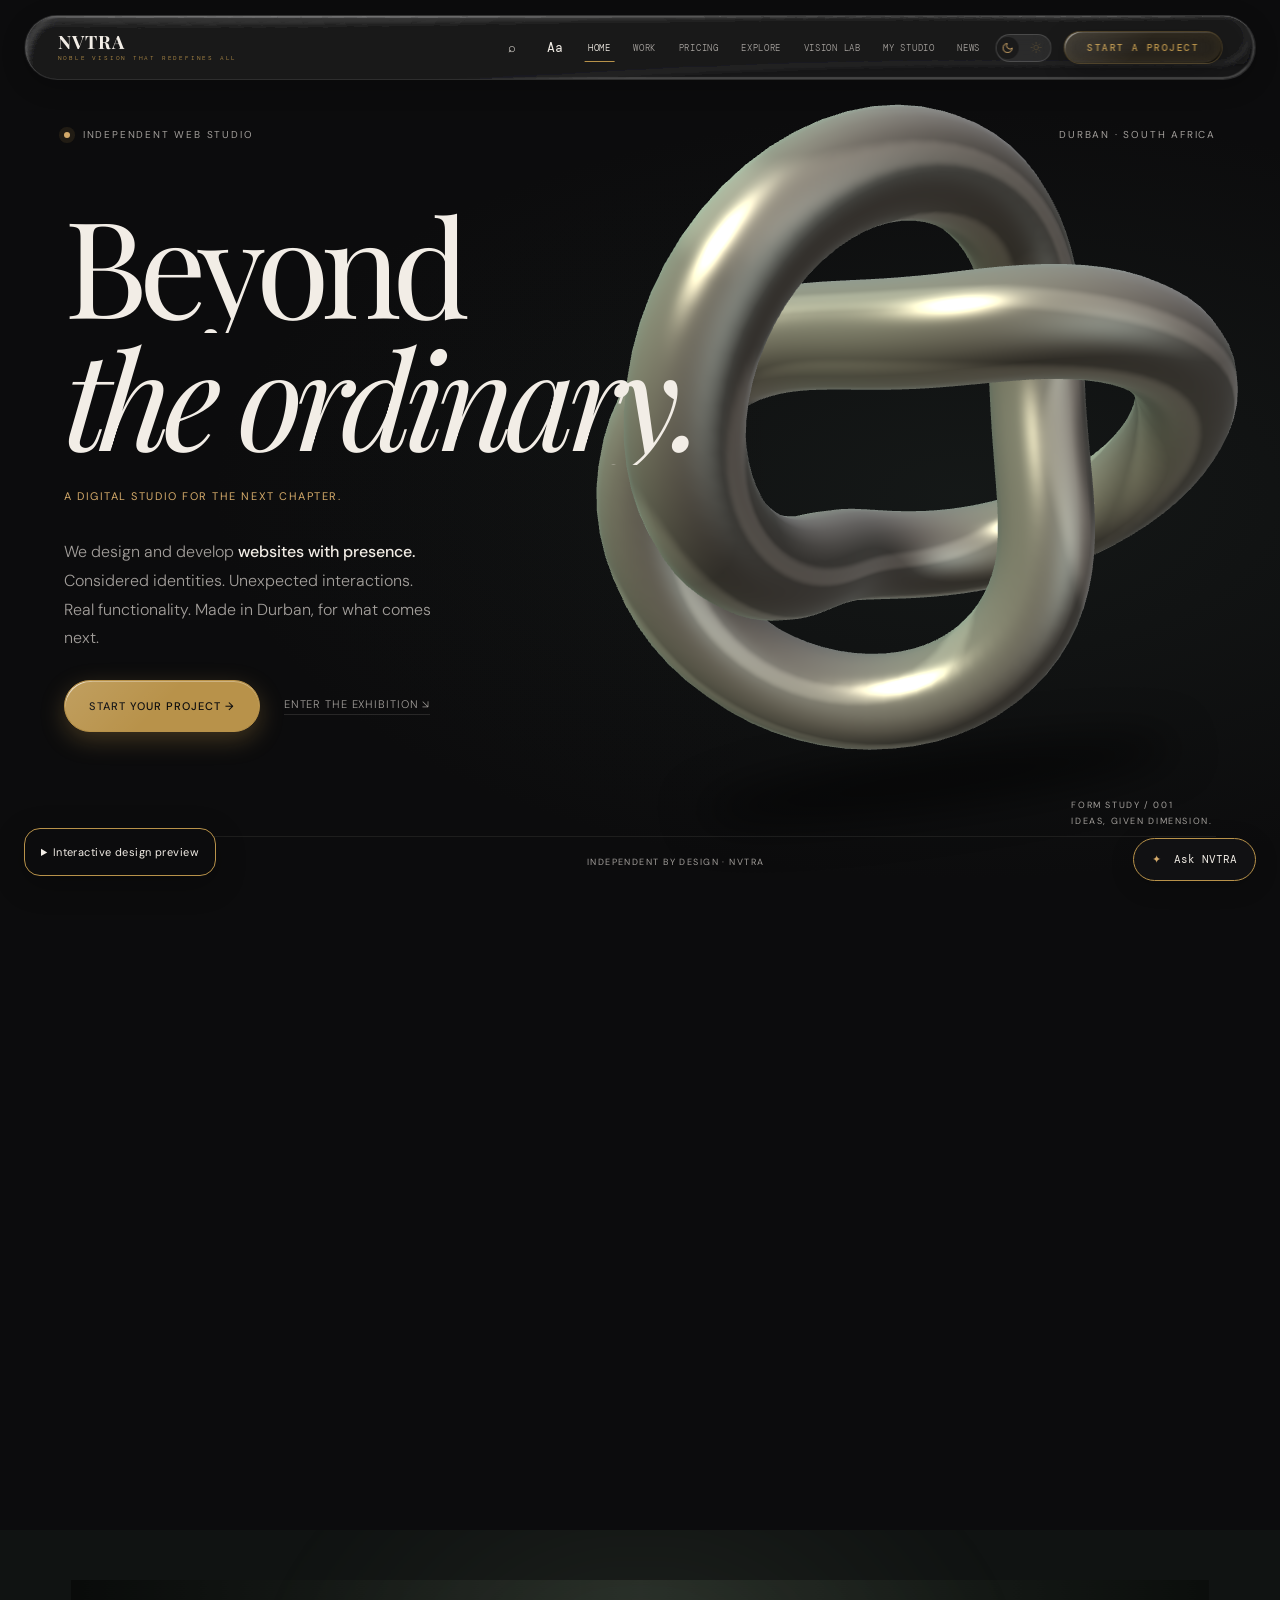
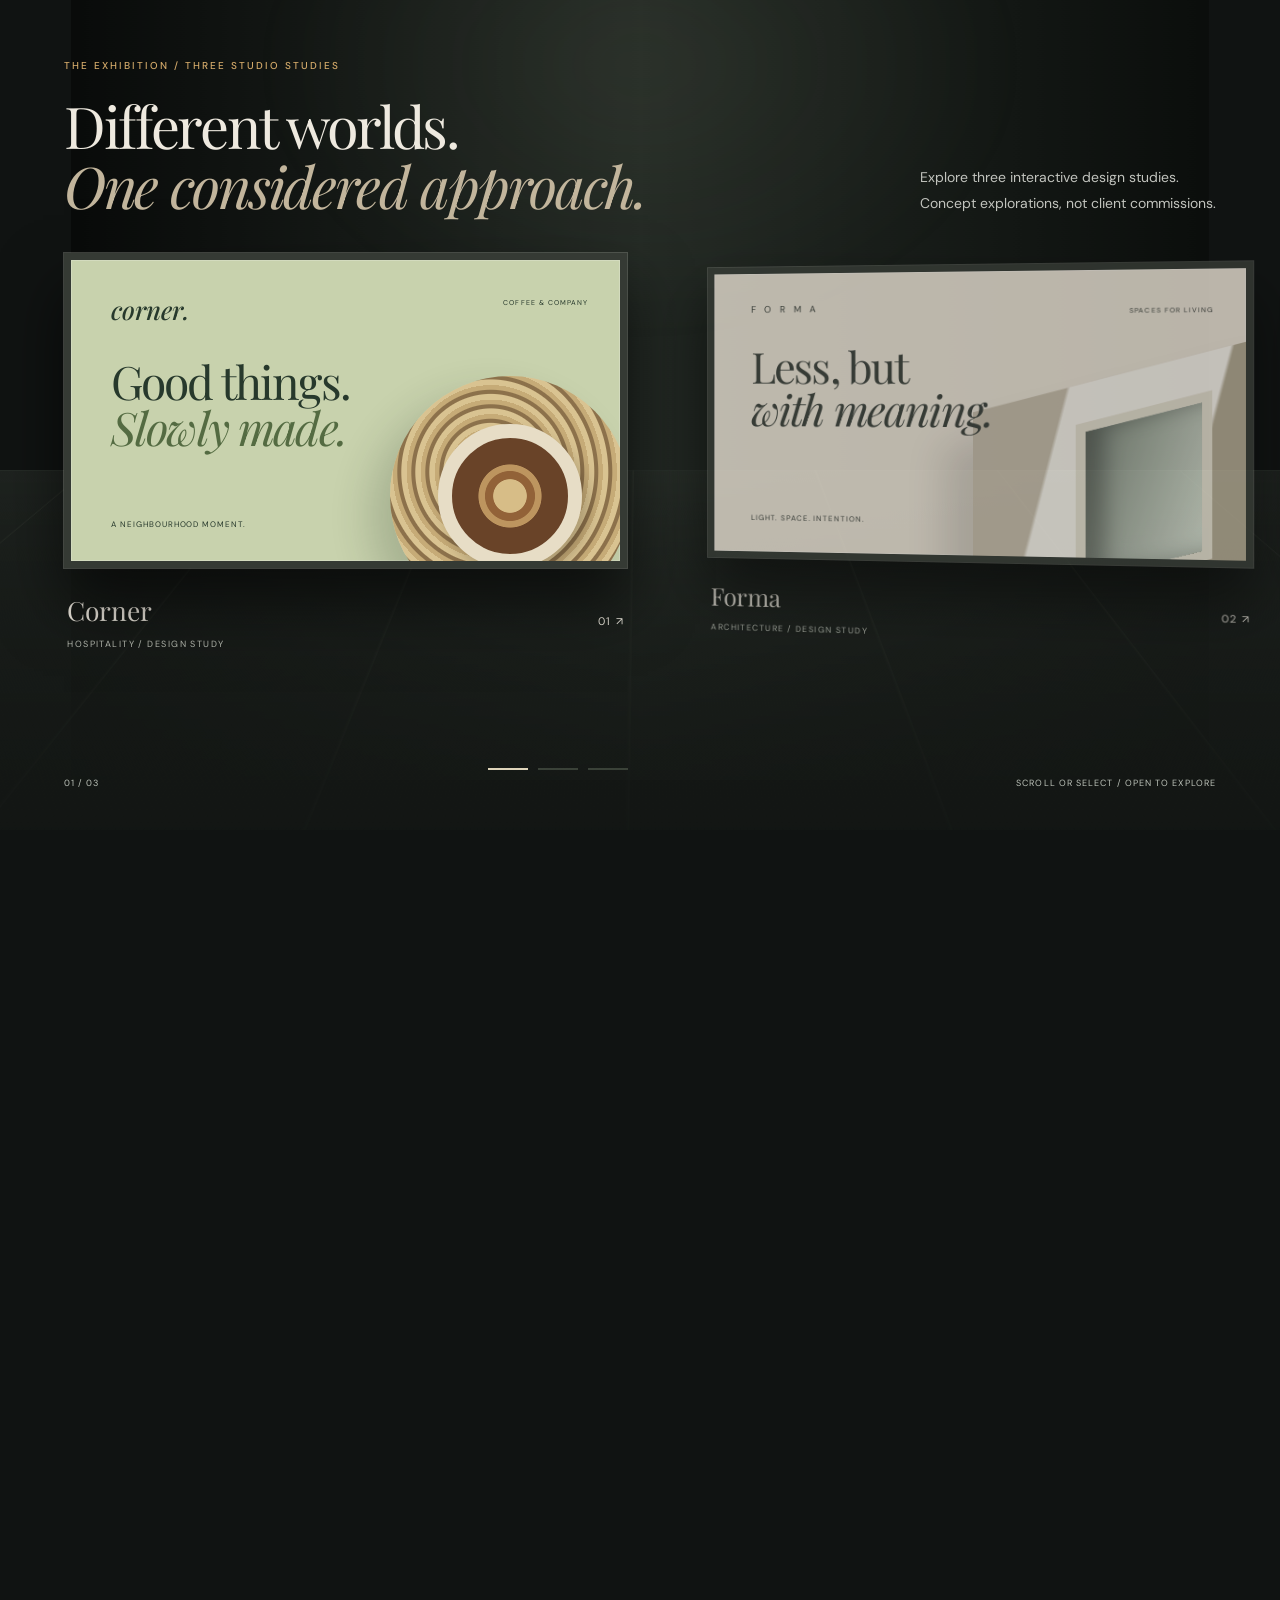
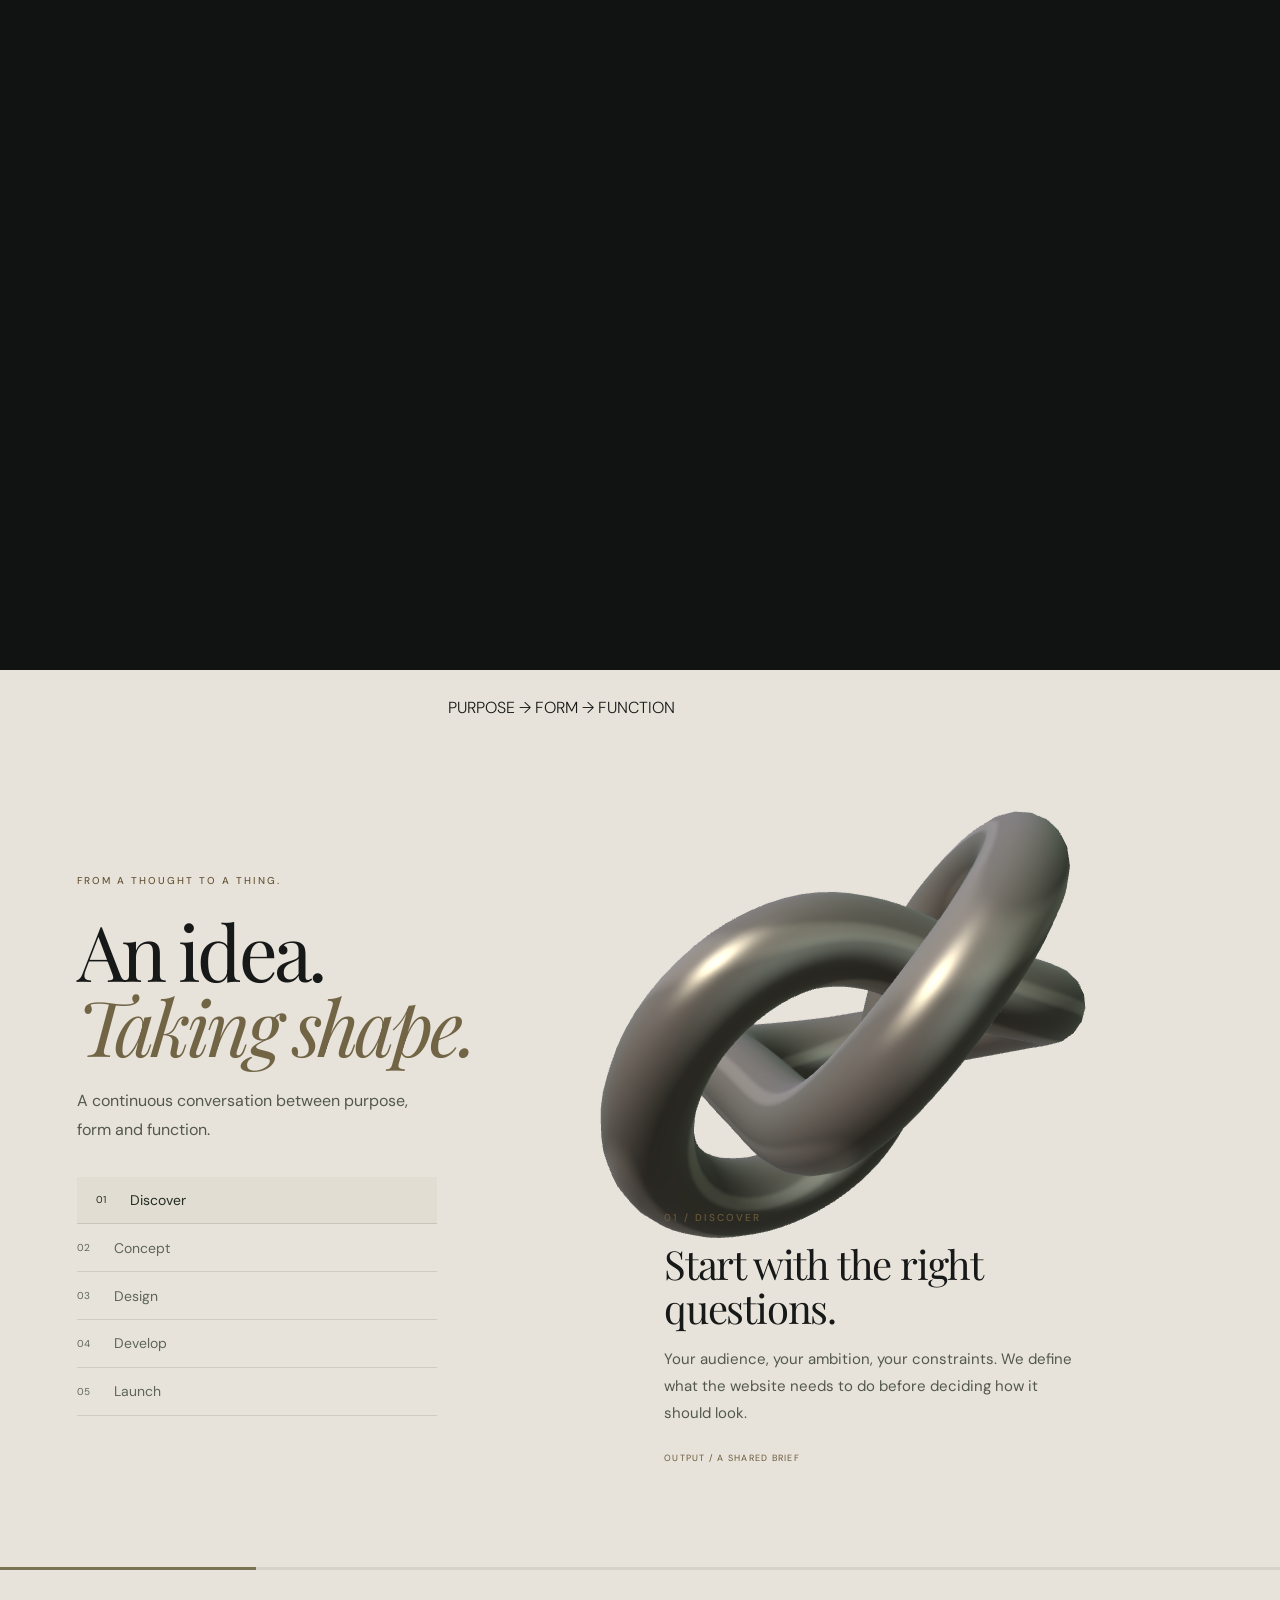
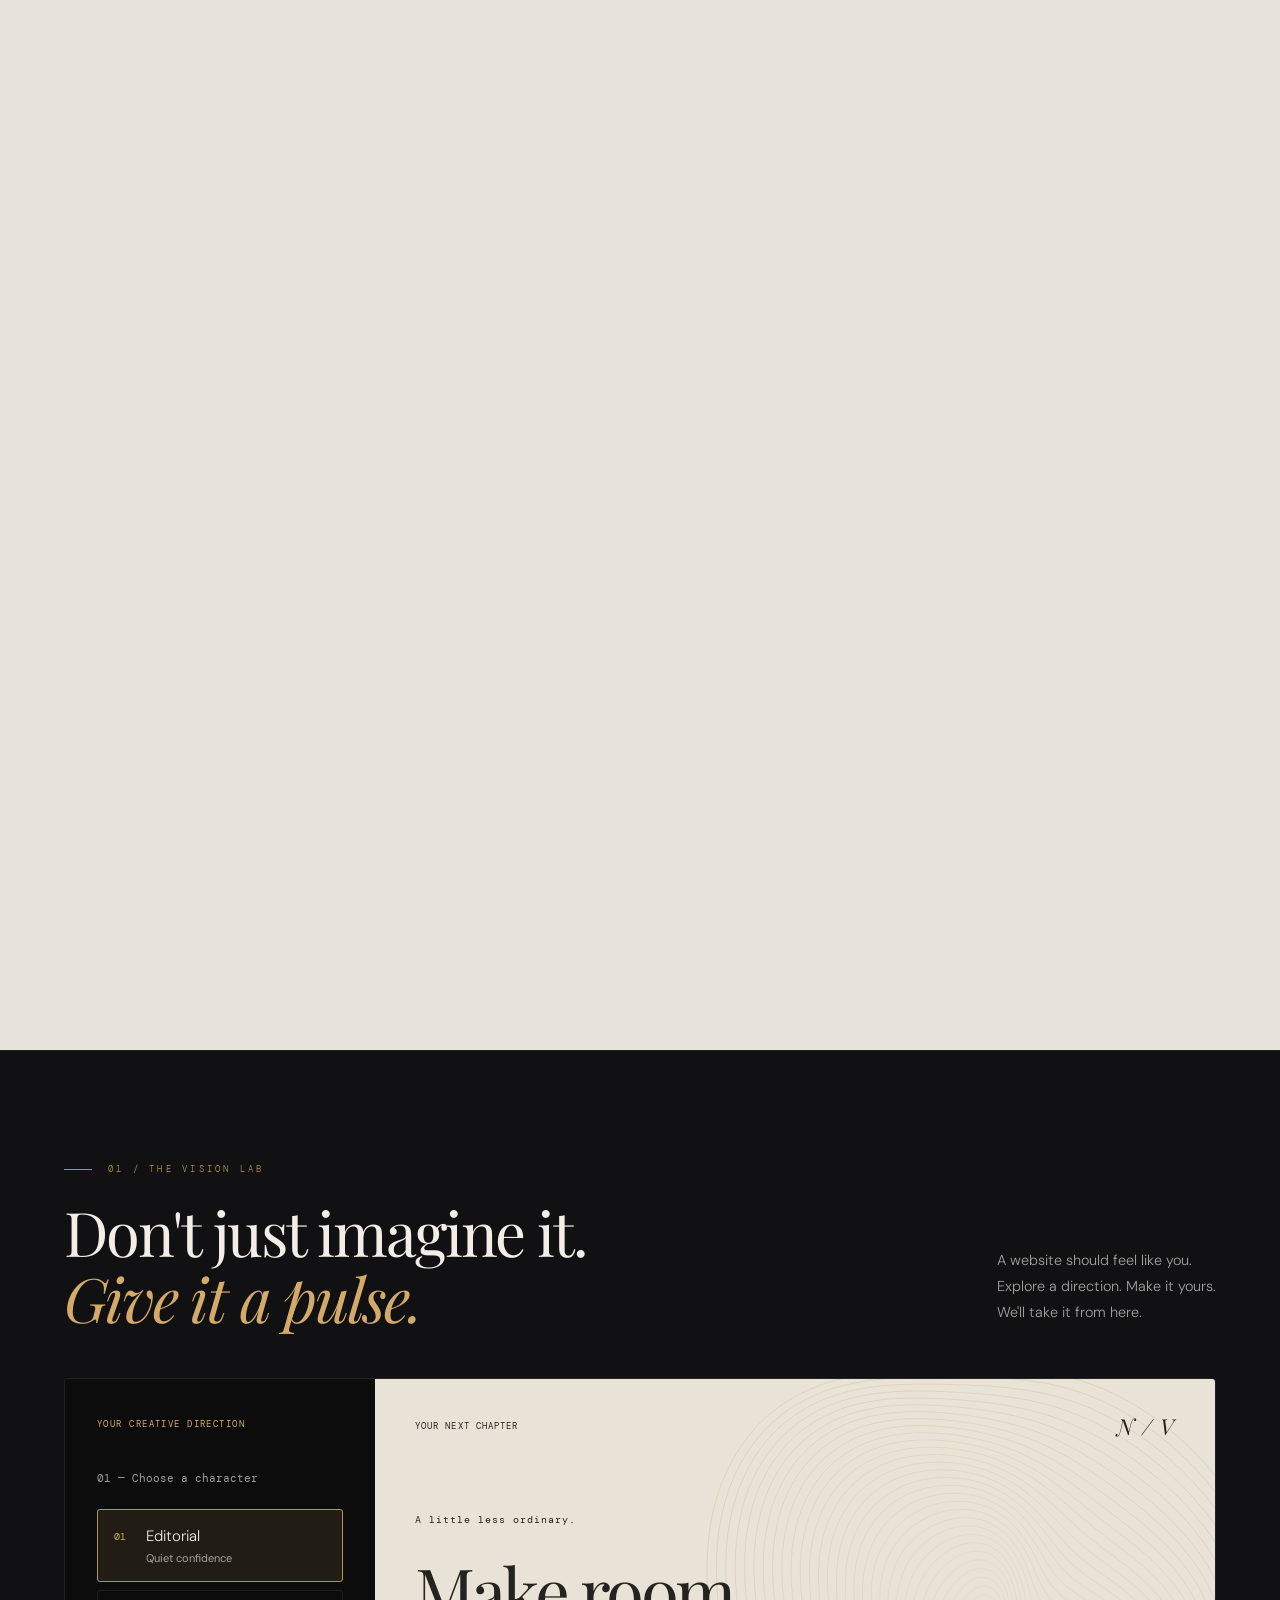
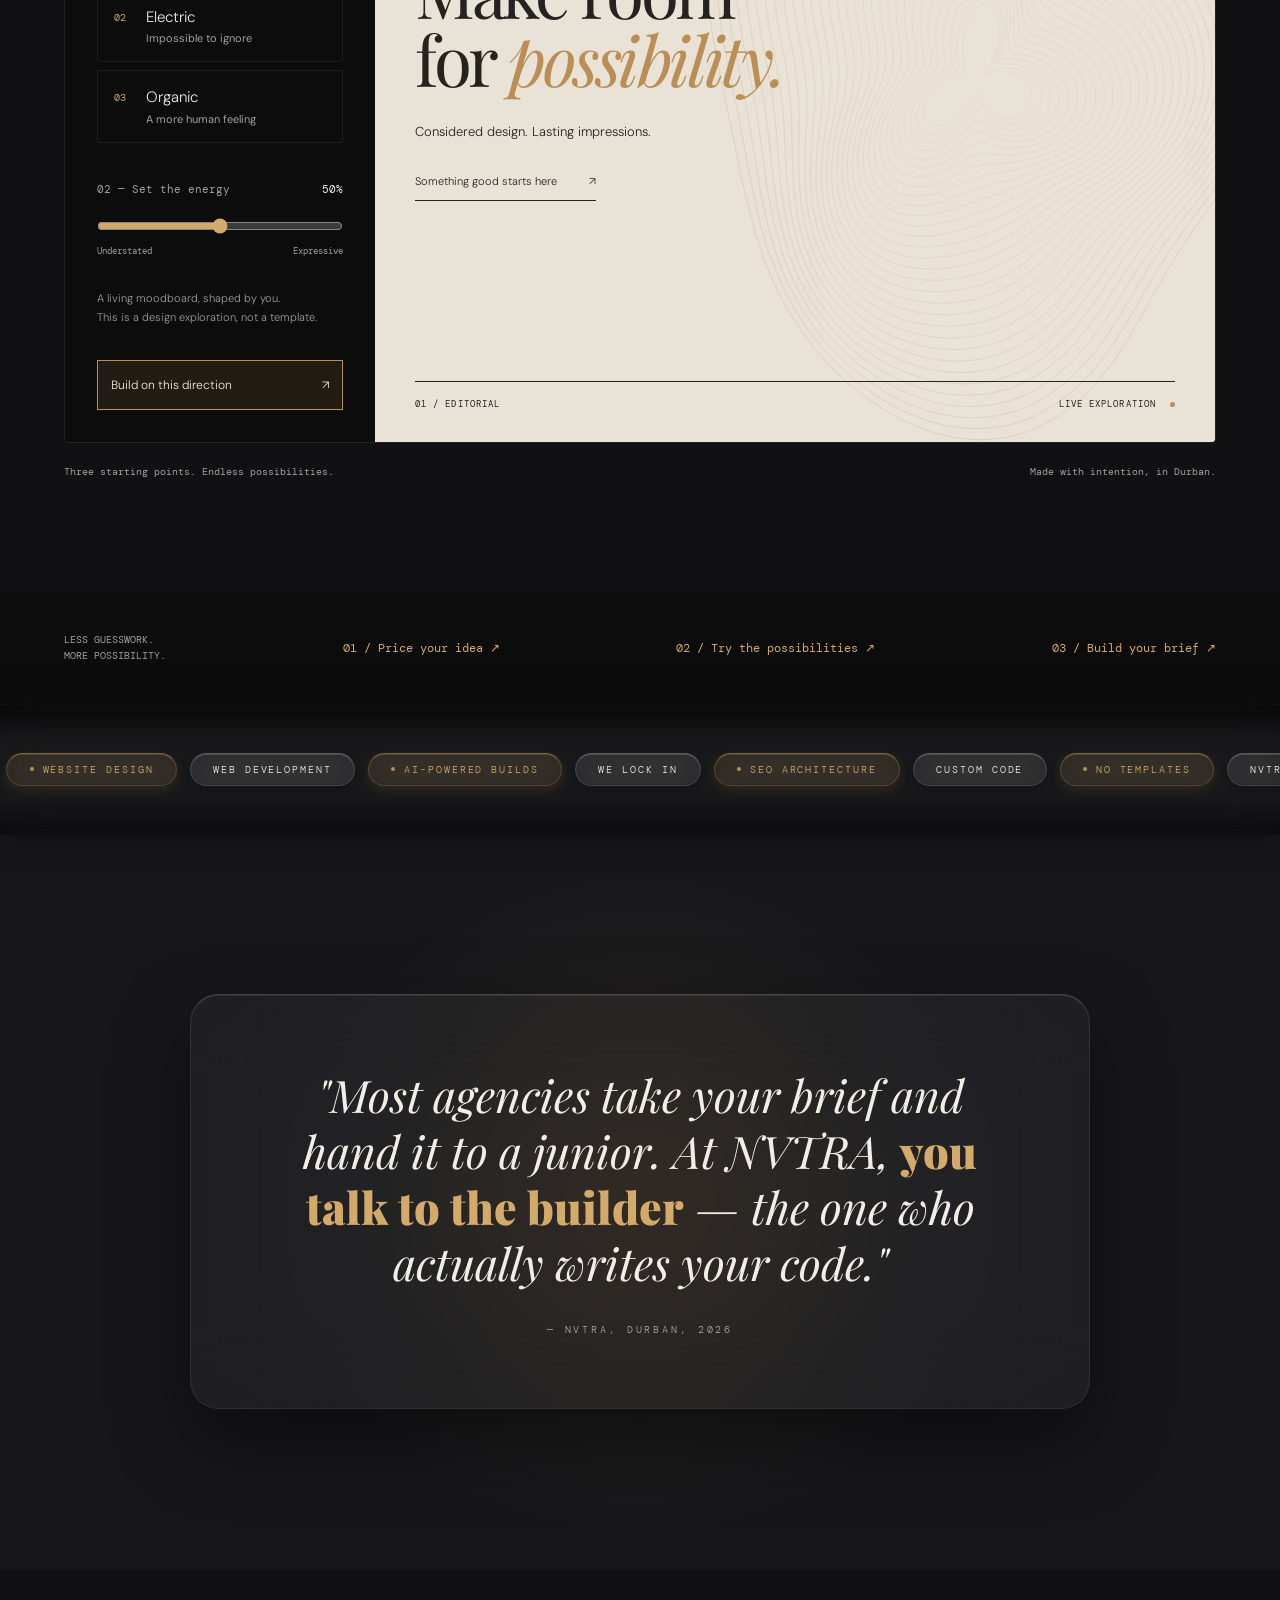
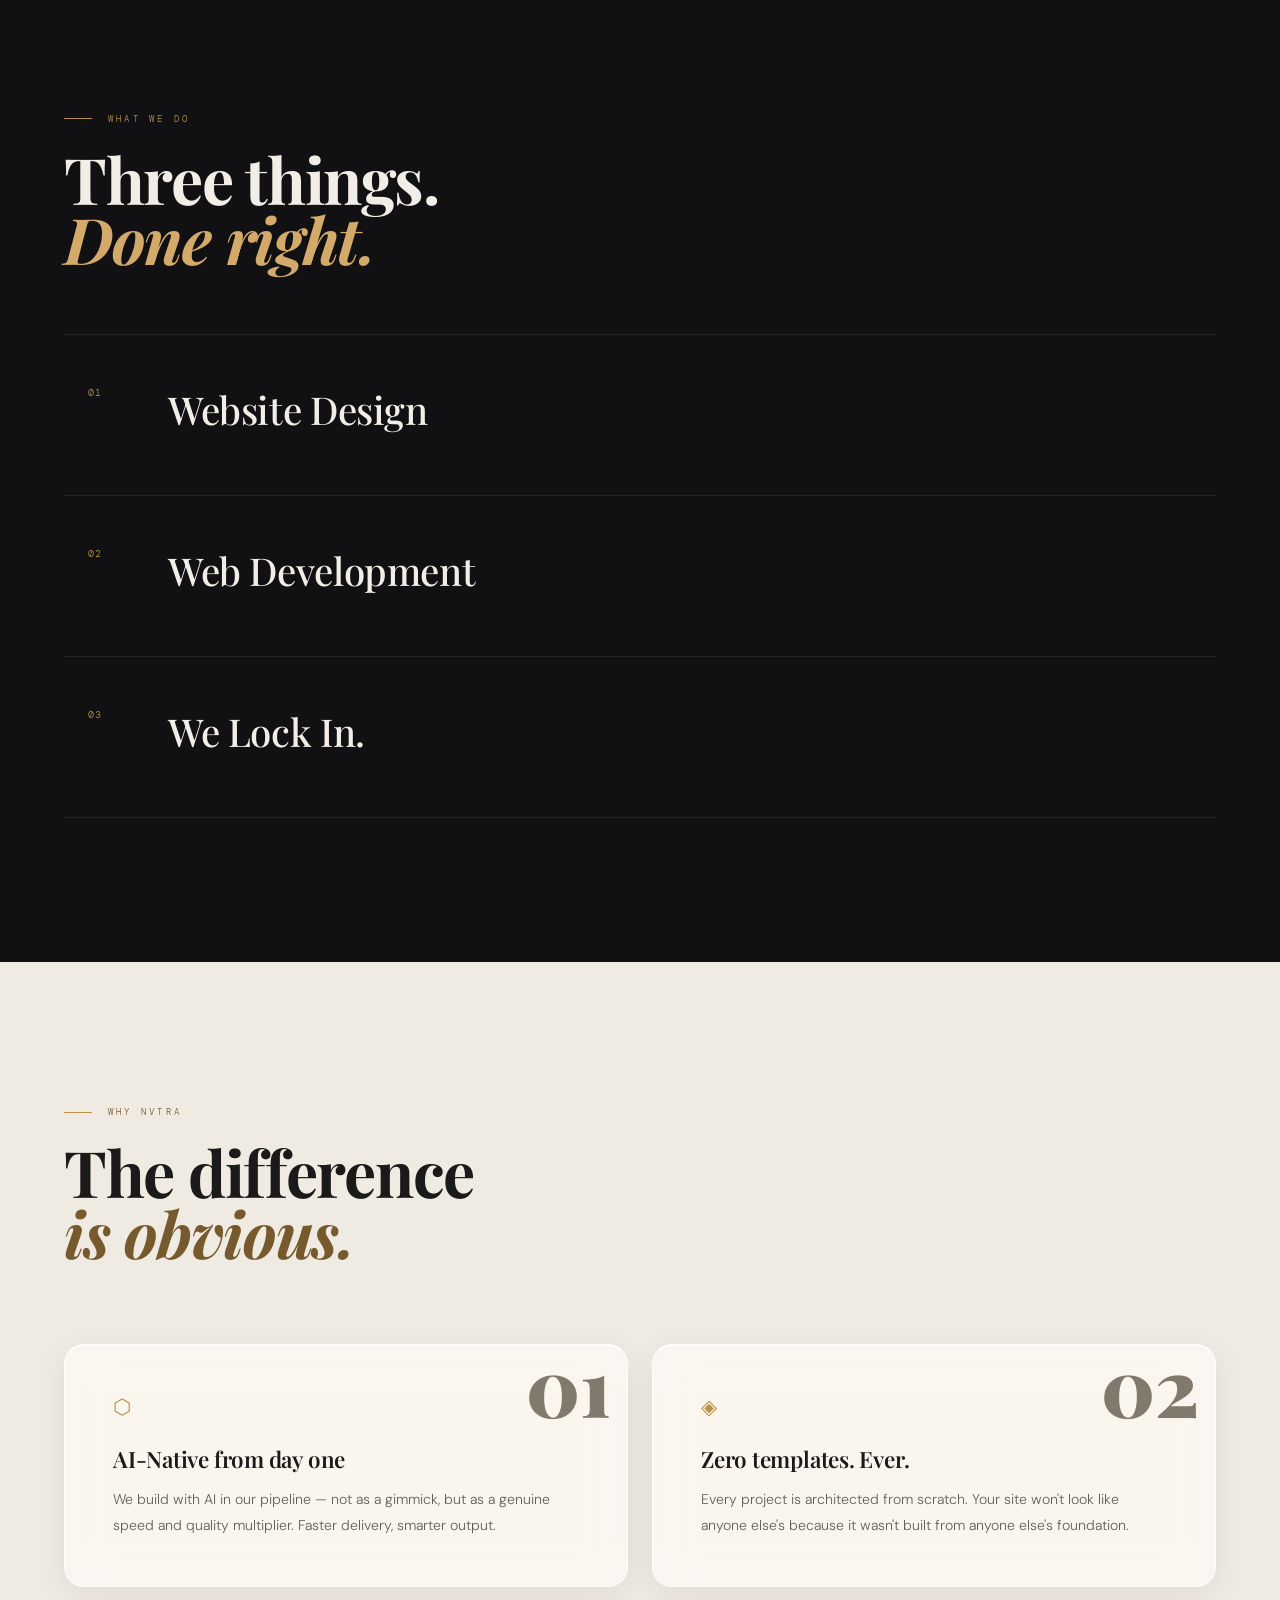
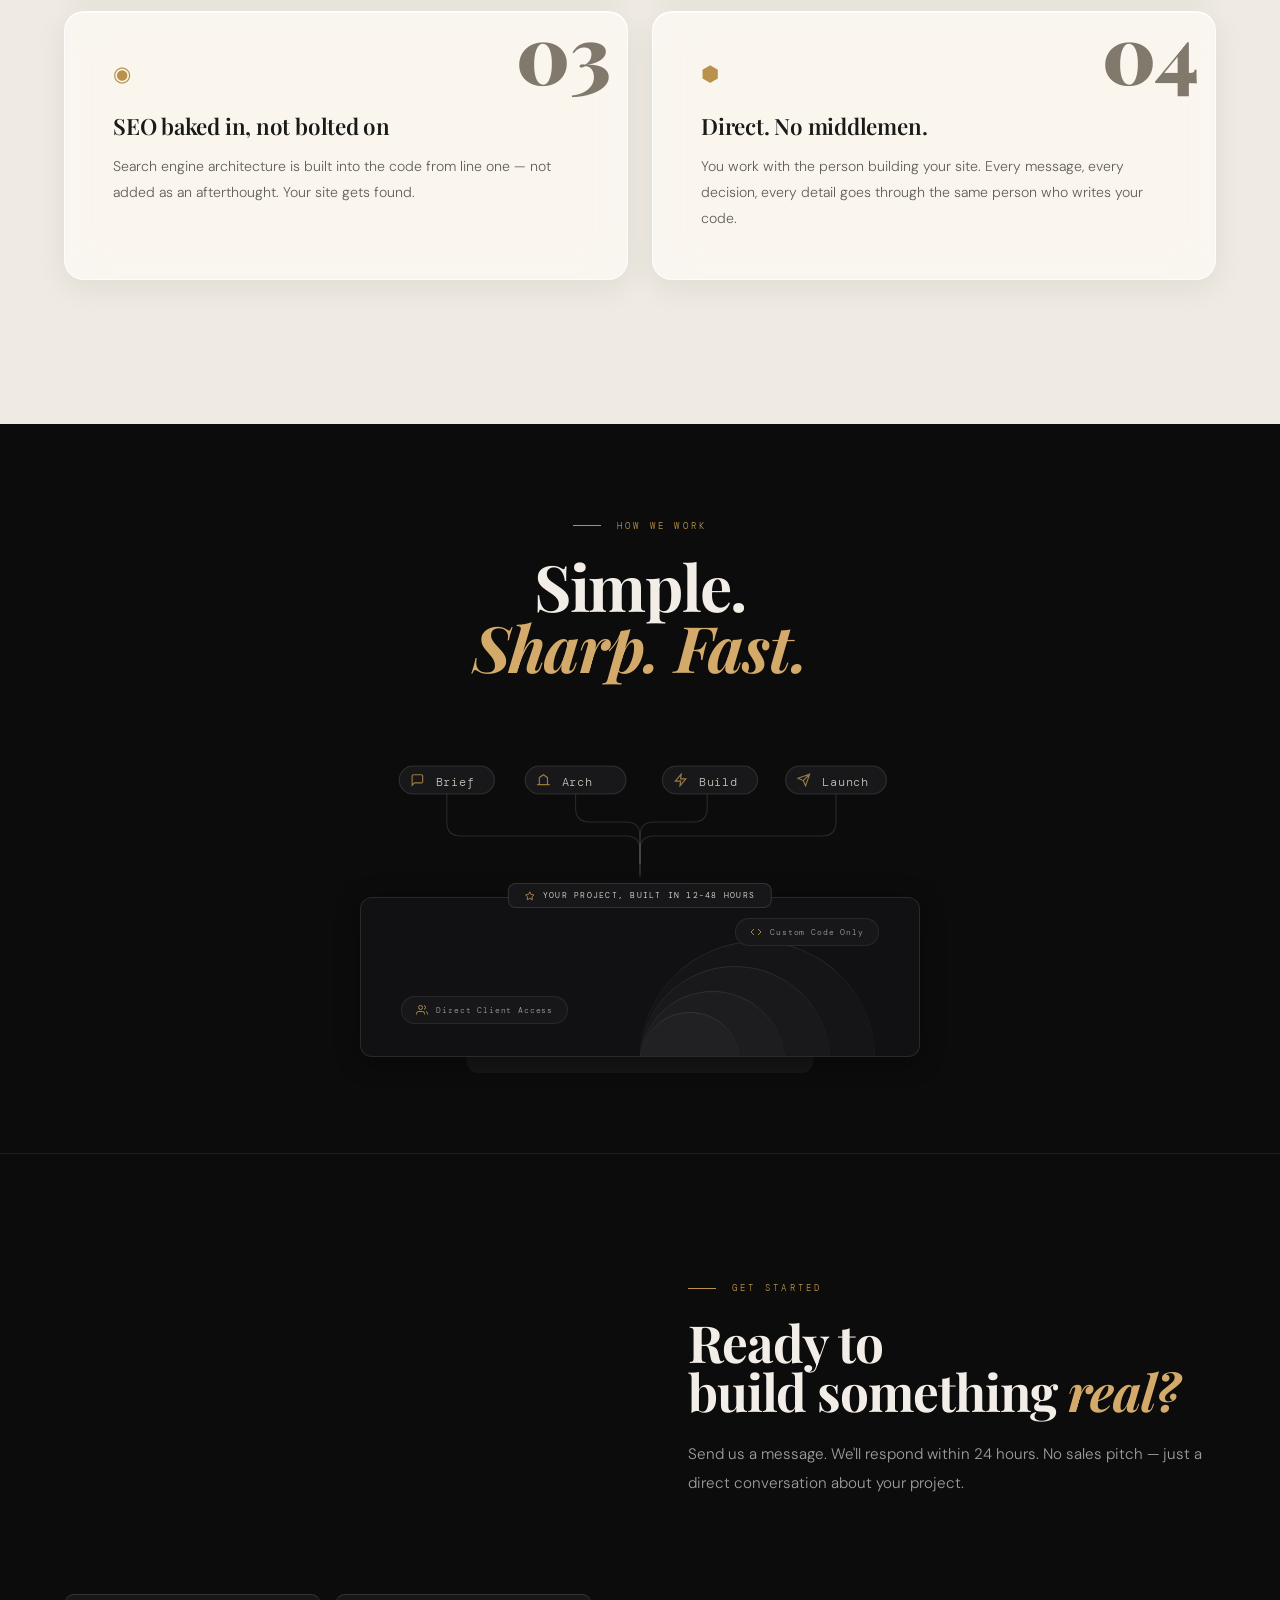
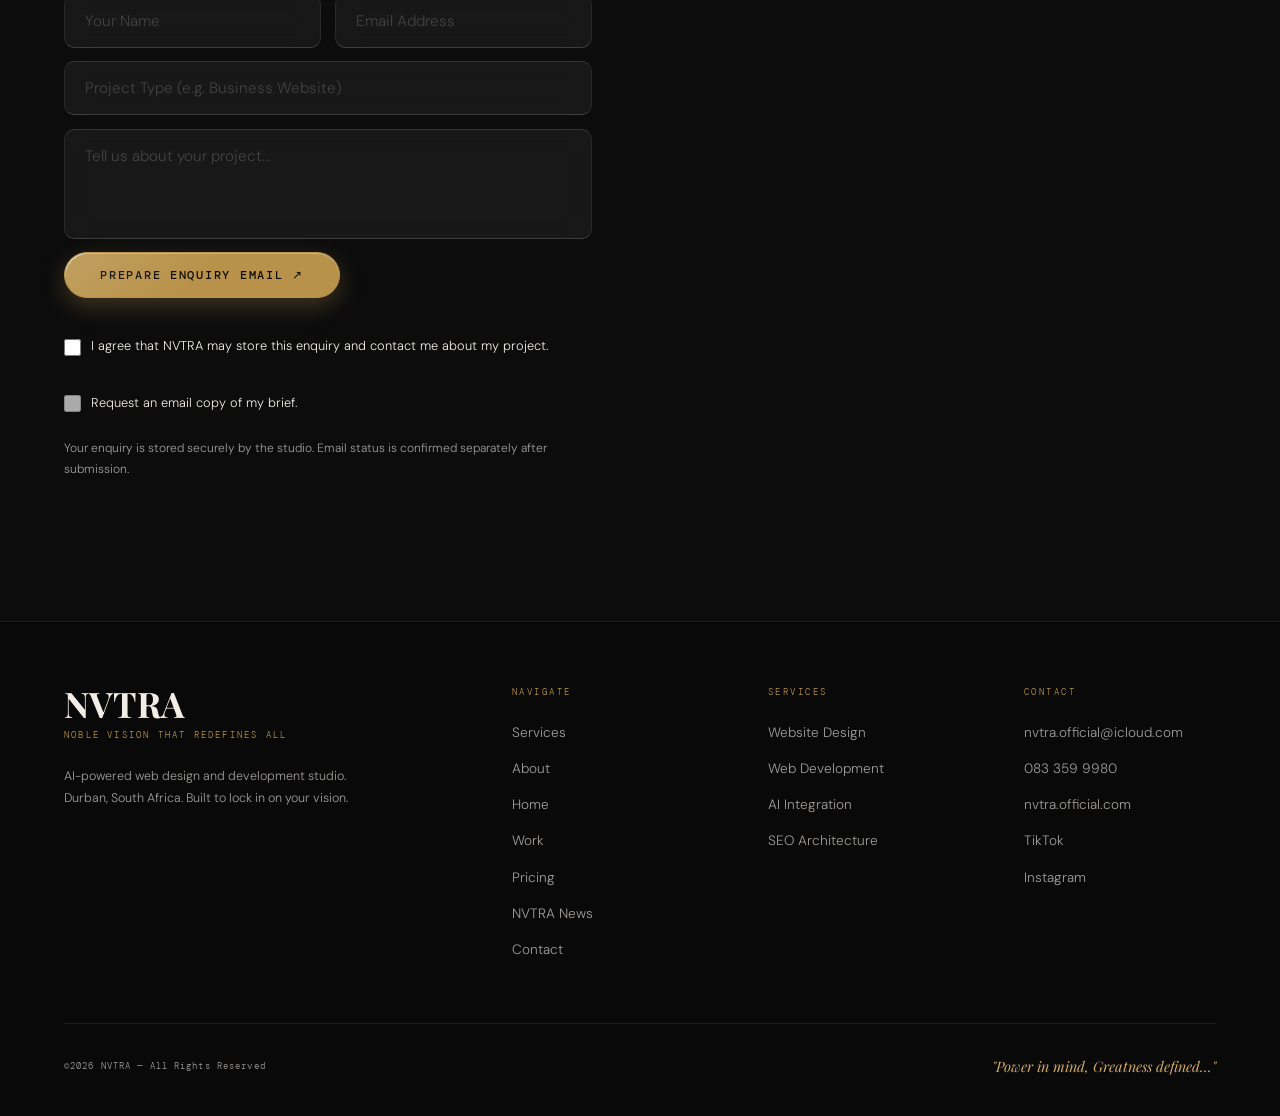
<file: preview.html>
<!DOCTYPE html>
<html lang="en" data-theme="dark">
<head>
<meta name="robots" content="noindex,nofollow">
<meta charset="UTF-8">
<meta name="viewport" content="width=device-width, initial-scale=1.0">
<title>Design preview | NVTRA — We Build What Others Imitate</title>
<meta name="description" content="NVTRA builds AI-powered websites that are fast, sharp, and locked in on your vision. Noble Vision That Redefines All.">
<link rel="preconnect" href="https://fonts.googleapis.com">
<link href="https://fonts.googleapis.com/css2?family=Playfair+Display:ital,wght@0,400;0,500;0,700;0,900;1,400;1,700&family=DM+Sans:wght@300;400;500&family=DM+Mono:wght@300;400&display=swap" rel="stylesheet">
<style>
/* ── THEME TOKENS ── */
:root {
  --ink:    #0c0c0d; --ink2:#111113; --ink3:#17171a;
  --ivory:  #f2ede6; --ivory2:#e8e2d9;
  --muted:  rgba(242,237,230,0.45);
  --faint:  rgba(242,237,230,0.08);
  --border: rgba(242,237,230,0.08);
  --gold:   #b8924a; --gold2:#d4aa6a; --gold3:rgba(184,146,74,0.12);
  --serif:  'Playfair Display',Georgia,serif;
  --sans:   'DM Sans',sans-serif;
  --mono:   'DM Mono',monospace;
  --bg:     #0c0c0d; --fg:#f2ede6;
  --card-bg:rgba(255,255,255,.055);
  --card-border:rgba(255,255,255,.09);
  --card-border-top:rgba(255,255,255,.18);
  --shadow-card:inset 0 1px 0 rgba(255,255,255,.1),0 16px 48px rgba(0,0,0,.32);
  --light-bg:#f0ebe2; --light-text:#1a1a1a;
  --light-card:rgba(255,255,255,.55);
  --light-card-border:rgba(255,255,255,.7);
}
[data-theme="light"] {
  --ink:#f0ebe2; --ink2:#e8e2d9; --ink3:#ddd7ce;
  --ivory:#1a1a1a; --ivory2:#2a2a2a;
  --muted:rgba(26,26,26,0.55);
  --faint:rgba(26,26,26,0.06);
  --border:rgba(26,26,26,0.1);
  --bg:#f0ebe2; --fg:#1a1a1a;
  --card-bg:rgba(255,255,255,.7);
  --card-border:rgba(255,255,255,.8);
  --card-border-top:rgba(255,255,255,.95);
  --shadow-card:inset 0 1px 0 rgba(255,255,255,.9),0 8px 32px rgba(0,0,0,.08);
}

*,*::before,*::after{box-sizing:border-box;margin:0;padding:0}
html{font-size:16px;scroll-behavior:smooth}
body{background:var(--bg);color:var(--fg);font-family:var(--sans);font-weight:300;overflow-x:hidden;cursor:none;-webkit-font-smoothing:antialiased;transition:background .4s,color .4s}

/* ── CURSOR ── */
#c-dot{position:fixed;width:5px;height:5px;background:var(--gold2);border-radius:50%;pointer-events:none;z-index:9999;transform:translate(-50%,-50%);transition:width .15s,height .15s}
#c-ring{position:fixed;width:30px;height:30px;border:1px solid rgba(184,146,74,.4);border-radius:50%;pointer-events:none;z-index:9998;transform:translate(-50%,-50%);transition:width .3s cubic-bezier(.16,1,.3,1),height .3s cubic-bezier(.16,1,.3,1),border-color .3s}
body.hov #c-ring{width:52px;height:52px;border-color:var(--gold2)}
body.hov #c-dot{width:4px;height:4px}

/* ── NAV — Liquid Glass ── */
#nav{
  position:fixed;top:16px;left:50%;transform:translateX(-50%);
  z-index:800;
  padding:.85rem 2rem;
  display:flex;align-items:center;justify-content:space-between;
  gap:3rem;
  border-radius:999px;
  width:calc(100% - 4vw);
  max-width:1100px;
  transition:box-shadow .4s,background .4s;
  /* liquid glass layers */
  background:rgba(255,255,255,.12);
  box-shadow:
    0 6px 24px rgba(0,0,0,.25),
    0 0 0 1px rgba(255,255,255,.18),
    inset 2px 2px 1px 0 rgba(255,255,255,.45),
    inset -1px -1px 1px 1px rgba(255,255,255,.2);
  overflow:hidden;
}
/* distortion layer */
#nav::before{
  content:'';position:absolute;inset:0;border-radius:inherit;
  backdrop-filter:blur(3px);
  filter:url(#nav-glass-distortion);
  isolation:isolate;
  z-index:0;
}
/* white tint layer */
#nav::after{
  content:'';position:absolute;inset:0;border-radius:inherit;
  background:rgba(255,255,255,.18);
  z-index:1;
  pointer-events:none;
}
[data-theme="dark"] #nav{background:rgba(12,12,13,.45)}
[data-theme="dark"] #nav::after{background:rgba(255,255,255,.05)}
#nav>*{position:relative;z-index:2}
.nav-brand{display:flex;flex-direction:column;text-decoration:none;cursor:none}
.nav-brand-name{font-family:var(--serif);font-size:1.15rem;font-weight:700;letter-spacing:.06em;line-height:1;color:var(--fg)}
.nav-brand-sub{font-family:var(--mono);font-size:.46rem;letter-spacing:.28em;text-transform:uppercase;color:var(--gold);margin-top:.2rem}
.nav-right{display:flex;gap:1.5rem;align-items:center}
.nav-links{display:flex;gap:2rem;align-items:center}
.nav-links a{font-family:var(--mono);font-size:.65rem;letter-spacing:.15em;text-transform:uppercase;color:var(--muted);text-decoration:none;cursor:none;transition:color .25s;position:relative;padding:.5rem .2rem}
.nav-links a:hover{color:var(--fg)}
.nav-links a.active{color:var(--fg)}
.nav-links a.active::after{content:'';position:absolute;bottom:0px;left:0;right:0;height:1px;background:var(--gold)}

/* ── THEME TOGGLE ── */
.theme-toggle{width:56px;height:28px;border-radius:999px;cursor:none;position:relative;display:flex;align-items:center;padding:3px;transition:background .3s,border .3s;border:1px solid rgba(255,255,255,.15);background:rgba(255,255,255,.08);backdrop-filter:blur(10px);flex-shrink:0}
[data-theme="light"] .theme-toggle{background:rgba(0,0,0,.06);border-color:rgba(0,0,0,.15)}
.theme-toggle-thumb{width:22px;height:22px;border-radius:50%;background:#1a1a1a;display:flex;align-items:center;justify-content:center;transition:transform .3s cubic-bezier(.16,1,.3,1),background .3s;position:relative;z-index:1}
[data-theme="light"] .theme-toggle-thumb{transform:translateX(28px);background:#f0ebe2}
.theme-toggle-thumb svg{width:12px;height:12px;stroke-width:1.8}
[data-theme="dark"] .theme-toggle-thumb svg{stroke:#d4aa6a}
[data-theme="light"] .theme-toggle-thumb svg{stroke:#b8924a}
.theme-toggle-bg-icon{position:absolute;right:5px;display:flex;align-items:center;justify-content:center;width:18px;height:18px;opacity:.35}
[data-theme="light"] .theme-toggle-bg-icon{left:5px;right:auto}
.theme-toggle-bg-icon svg{width:11px;height:11px;stroke-width:1.5;stroke:var(--gold)}

/* ── LIQUID GLASS BUTTON ── */
.btn-glass{
  position:relative;display:inline-flex;align-items:center;justify-content:center;
  gap:.6rem;cursor:none;border:none;outline:none;
  font-family:var(--mono);font-size:.72rem;font-weight:500;
  letter-spacing:.15em;text-transform:uppercase;
  padding:.9rem 2.2rem;border-radius:999px;
  color:var(--gold);text-decoration:none;
  background:rgba(184,146,74,.09);
  backdrop-filter:blur(20px) saturate(1.5);
  -webkit-backdrop-filter:blur(20px) saturate(1.5);
  border:1px solid rgba(184,146,74,.25);
  box-shadow:
    inset 3px 3px 0.5px -3px rgba(255,255,255,0.35),
    inset -3px -3px 0.5px -3px rgba(0,0,0,0.5),
    inset 1px 1px 1px -0.5px rgba(255,255,255,0.25),
    inset -1px -1px 1px -0.5px rgba(0,0,0,0.3),
    inset 0 0 8px 4px rgba(184,146,74,0.06),
    0 8px 24px rgba(0,0,0,0.22);
  transition:transform .25s cubic-bezier(.16,1,.3,1),box-shadow .25s,background .25s;
  overflow:hidden;
}
.btn-glass::before{
  content:'';position:absolute;inset:0;border-radius:inherit;
  background:linear-gradient(135deg,rgba(255,255,255,.12) 0%,transparent 50%);
  pointer-events:none;
}
.btn-glass:hover{
  transform:translateY(-2px);
  background:rgba(184,146,74,.16);
  box-shadow:
    inset 3px 3px 0.5px -3px rgba(255,255,255,0.45),
    inset -3px -3px 0.5px -3px rgba(0,0,0,0.6),
    inset 1px 1px 1px -0.5px rgba(255,255,255,0.3),
    inset 0 0 10px 6px rgba(184,146,74,0.1),
    0 16px 40px rgba(0,0,0,0.32);
}
.btn-glass:active{transform:translateY(0) scale(.98)}
.btn-glass-solid{
  background:var(--gold);color:var(--ink);
  border-color:var(--gold);
  box-shadow:
    inset 0 1px 0 rgba(255,255,255,.3),
    inset 3px 3px 0.5px -3px rgba(255,255,255,0.5),
    0 8px 24px rgba(184,146,74,0.3);
}
.btn-glass-solid:hover{
  background:var(--gold2);transform:translateY(-2px);
  box-shadow:inset 0 1px 0 rgba(255,255,255,.35),0 16px 40px rgba(184,146,74,0.4);
}
.btn-ghost-link{
  font-family:var(--mono);font-size:.72rem;letter-spacing:.15em;text-transform:uppercase;
  color:var(--muted);text-decoration:none;cursor:none;
  display:inline-flex;align-items:center;gap:.5rem;
  border-bottom:1px solid rgba(242,237,230,.12);padding-bottom:.15rem;
  transition:color .25s,border-color .25s,gap .3s;
}
.btn-ghost-link:hover{color:var(--fg);border-color:var(--fg);gap:.9rem}

/* ── GLASS CARD ── */
.glass{
  background:var(--card-bg);
  backdrop-filter:blur(32px) saturate(1.7);
  -webkit-backdrop-filter:blur(32px) saturate(1.7);
  border:1px solid var(--card-border);
  border-top-color:var(--card-border-top);
  box-shadow:var(--shadow-card);
  border-radius:20px;
}

/* ── PAGE ROUTER ── */
.page{display:none}.page.on{display:block}

/* ── PARALLAX ── */
.pax{position:absolute;inset:-30%;background-size:cover;background-position:center;background-repeat:no-repeat;will-change:transform;pointer-events:none;z-index:0}

/* ── ANIMATIONS ── */
@keyframes lineUp{from{opacity:0;transform:translateY(110%)}to{opacity:1;transform:translateY(0)}}
@keyframes fadeUp{from{opacity:0;transform:translateY(20px)}to{opacity:1;transform:translateY(0)}}
@keyframes pulse{0%,100%{opacity:1}50%{opacity:.4}}
@keyframes mq{from{transform:translateX(0)}to{transform:translateX(-50%)}}
@keyframes ping{0%{transform:scale(1);opacity:1}75%,100%{transform:scale(2);opacity:0}}
@keyframes orbitPulse{0%,100%{box-shadow:0 0 0 0 rgba(184,146,74,.4)}50%{box-shadow:0 0 0 8px rgba(184,146,74,0)}}

/* ── SECTION UTILS ── */
.sec{padding:9rem 5vw;position:relative;overflow:hidden}
.sec>*{position:relative;z-index:1}
.sec-label{font-family:var(--mono);font-size:.58rem;letter-spacing:.35em;text-transform:uppercase;color:var(--gold);display:flex;align-items:center;gap:1rem;margin-bottom:1.5rem}
.sec-label::before{content:'';width:28px;height:1px;background:var(--gold)}
.sec-h{font-family:var(--serif);font-size:clamp(2.6rem,5vw,6rem);font-weight:700;line-height:.95;letter-spacing:-.02em;color:var(--fg)}
.sec-h em{font-style:italic;color:var(--gold2)}
.sec-p{font-size:.95rem;color:var(--muted);line-height:1.9;max-width:560px;margin-top:1.5rem}

/* ── REVEAL ── */
.rv{opacity:0;transform:translateY(32px);transition:opacity .9s ease,transform .9s ease}
.rv.in{opacity:1;transform:none}
.rl{opacity:0;transform:translateX(-30px);transition:opacity .9s ease,transform .9s ease}
.rl.in{opacity:1;transform:none}
.rr{opacity:0;transform:translateX(30px);transition:opacity .9s ease,transform .9s ease}
.rr.in{opacity:1;transform:none}
.d1{transition-delay:.08s}.d2{transition-delay:.18s}.d3{transition-delay:.28s}.d4{transition-delay:.4s}

/* ════════════ HERO ════════════ */
.hero{min-height:100vh;display:flex;flex-direction:column;justify-content:center;padding:0 5vw;position:relative;overflow:hidden}
#hero-canvas{position:absolute;inset:0;width:100%;height:100%;z-index:0;opacity:.35}

.hero-bg-word{position:absolute;top:50%;left:50%;transform:translate(-50%,-50%);font-family:var(--serif);font-size:28vw;font-weight:900;color:transparent;-webkit-text-stroke:1px rgba(242,237,230,.04);line-height:1;pointer-events:none;user-select:none;letter-spacing:-.03em;white-space:nowrap;z-index:2}
.hero-loc{position:absolute;top:7rem;left:5vw;font-family:var(--mono);font-size:.58rem;letter-spacing:.2em;text-transform:uppercase;color:var(--muted);z-index:3;opacity:0;animation:fadeUp .8s 1.4s forwards}
.hero-status{position:absolute;top:7rem;right:5vw;display:flex;align-items:center;gap:.6rem;font-family:var(--mono);font-size:.58rem;letter-spacing:.2em;text-transform:uppercase;color:var(--muted);z-index:3;opacity:0;animation:fadeUp .8s 1.4s forwards}
.hero-status-dot{width:6px;height:6px;border-radius:50%;background:#4ade80;box-shadow:0 0 8px #4ade80;animation:pulse 2s ease-in-out infinite}
.hero-content{position:relative;z-index:3;display:flex;flex-direction:column;gap:2.8rem}
.hero-headline{font-family:var(--serif);font-size:clamp(3.8rem,8.5vw,10.5rem);font-weight:900;line-height:.9;letter-spacing:-.03em;overflow:hidden}
.hero-headline .ln{display:block;opacity:0;transform:translateY(110%);animation:lineUp .9s cubic-bezier(.16,1,.3,1) forwards}
.hero-headline .ln:nth-child(1){animation-delay:.2s}
.hero-headline .ln:nth-child(2){animation-delay:.35s;color:var(--gold2);font-style:italic}
.hero-headline .ln:nth-child(3){animation-delay:.5s}
.hero-bottom{display:flex;align-items:flex-end;justify-content:space-between;position:relative;z-index:3;gap:3rem}
.hero-desc{max-width:420px;font-size:1rem;color:var(--muted);line-height:1.85;opacity:0;animation:fadeUp .9s .9s forwards}
.hero-desc strong{color:var(--fg);font-weight:500}
.hero-cta-group{display:flex;flex-direction:column;align-items:flex-end;gap:1rem;opacity:0;animation:fadeUp .9s 1.1s forwards;flex-shrink:0}
.hero-glass-pill{position:absolute;bottom:8vh;left:5vw;z-index:4;padding:1rem 1.5rem;display:flex;flex-direction:column;gap:.35rem;opacity:0;animation:fadeUp .8s 1.6s forwards}
.hero-glass-pill span{font-family:var(--mono);font-size:.56rem;letter-spacing:.15em;text-transform:uppercase;color:rgba(242,237,230,.45)}
.hero-glass-pill strong{font-family:var(--serif);font-size:.95rem;color:var(--ivory2)}
.hero-scroll-line{position:absolute;bottom:0;left:5vw;width:1px;height:80px;background:linear-gradient(var(--gold),transparent);opacity:0;animation:fadeUp .8s 1.8s forwards;z-index:3}

/* ── MARQUEE — Liquid Glass pills ── */
.marquee-wrap{
  position:relative;z-index:2;
  padding:1.4rem 0;
  overflow:hidden;
  background:transparent;
}
.marquee-wrap::before,.marquee-wrap::after{display:none}
.marquee-track{display:flex;white-space:nowrap;animation:mq 28s linear infinite}
.marquee-track:hover{animation-play-state:paused}
.marquee-item{
  display:inline-flex;align-items:center;gap:.55rem;
  flex-shrink:0;margin:0 .4rem;
  padding:.55rem 1.4rem;
  border-radius:999px;
  font-family:var(--mono);font-size:.6rem;letter-spacing:.2em;text-transform:uppercase;
  color:var(--ivory);
  background:rgba(255,255,255,.07);
  backdrop-filter:blur(16px) saturate(1.6);
  -webkit-backdrop-filter:blur(16px) saturate(1.6);
  border:1px solid rgba(255,255,255,.12);
  border-top-color:rgba(255,255,255,.22);
  box-shadow:
    inset 0 1px 0 rgba(255,255,255,.15),
    inset 0 -1px 0 rgba(0,0,0,.1),
    0 4px 12px rgba(0,0,0,.2);
  transition:transform .3s cubic-bezier(.16,1,.3,1),box-shadow .3s,background .3s;
}
.marquee-item:hover{
  transform:scale(1.05);
  background:rgba(255,255,255,.12);
  box-shadow:inset 0 1px 0 rgba(255,255,255,.22),0 8px 20px rgba(0,0,0,.3);
}
.marquee-item.gold{
  color:var(--gold2);
  background:rgba(184,146,74,.12);
  border-color:rgba(184,146,74,.28);
  border-top-color:rgba(212,170,106,.45);
  box-shadow:
    inset 0 1px 0 rgba(212,170,106,.2),
    inset 0 -1px 0 rgba(0,0,0,.08),
    0 4px 12px rgba(184,146,74,.15);
}
.marquee-item.gold:hover{background:rgba(184,146,74,.18);box-shadow:inset 0 1px 0 rgba(212,170,106,.3),0 8px 20px rgba(184,146,74,.2)}
.marquee-dot{width:4px;height:4px;border-radius:50%;background:var(--gold2);opacity:.8;flex-shrink:0}

/* ── SCROLL TILT CONTAINER ── */
.scroll-tilt-wrap{
  position:relative;z-index:2;
  padding:0;
  background:transparent;
  overflow:visible;
}
.scroll-tilt-wrap{
  position:relative;z-index:2;
  padding:0;
  background:transparent;
  overflow:visible;
}
/* blur halo above */
.scroll-tilt-wrap::before{
  content:'';
  position:absolute;top:-40px;left:0;right:0;height:80px;
  background:inherit;
  backdrop-filter:blur(12px);
  -webkit-backdrop-filter:blur(12px);
  -webkit-mask-image:linear-gradient(to bottom,transparent 0%,black 50%,transparent 100%);
  mask-image:linear-gradient(to bottom,transparent 0%,black 50%,transparent 100%);
  pointer-events:none;z-index:1;
}
/* blur halo below */
.scroll-tilt-wrap::after{
  content:'';
  position:absolute;bottom:-40px;left:0;right:0;height:80px;
  background:inherit;
  backdrop-filter:blur(12px);
  -webkit-backdrop-filter:blur(12px);
  -webkit-mask-image:linear-gradient(to top,transparent 0%,black 50%,transparent 100%);
  mask-image:linear-gradient(to top,transparent 0%,black 50%,transparent 100%);
  pointer-events:none;z-index:1;
}
.scroll-tilt-card{
  width:100%;
  padding:1.6rem 0;
  border-radius:0;
  overflow:hidden;
  background:rgba(255,255,255,.055);
  backdrop-filter:blur(24px) saturate(1.6);
  -webkit-backdrop-filter:blur(24px) saturate(1.6);
  border:none;
  box-shadow:none;
  transform:none;
  will-change:auto;
  position:relative;z-index:2;
  /* soft dissolve top and bottom */
  -webkit-mask-image:linear-gradient(to bottom,transparent 0%,black 25%,black 75%,transparent 100%);
  mask-image:linear-gradient(to bottom,transparent 0%,black 25%,black 75%,transparent 100%);
}

/* ── SERVICES ── */
.services-sec{background:var(--ink2)}
.services-pax{background-image:url('https://images.unsplash.com/photo-1555066931-4365d14bab8c?w=1800&q=70');filter:brightness(.07) saturate(.25)}
.service-rows{margin-top:4rem;border-top:1px solid var(--border)}
.service-row{border-bottom:1px solid var(--border);padding:3rem 1.5rem;display:grid;grid-template-columns:3rem 1fr auto;gap:2rem;align-items:start;cursor:none;transition:background .3s;position:relative;overflow:hidden}
.service-row::before{content:'';position:absolute;inset:0;background:var(--gold3);transform:scaleX(0);transform-origin:left;transition:transform .5s cubic-bezier(.16,1,.3,1)}
.service-row:hover::before{transform:scaleX(1)}
.service-row>*{position:relative;z-index:1}
.service-num{font-family:var(--mono);font-size:.62rem;color:var(--gold);letter-spacing:.1em;padding-top:.15rem}
.service-title{font-family:var(--serif);font-size:clamp(1.6rem,3vw,2.8rem);font-weight:500;letter-spacing:-.01em;margin-bottom:.75rem;transition:color .3s;color:var(--fg)}
.service-row:hover .service-title{color:var(--gold2)}
.service-desc{font-size:.88rem;color:var(--muted);line-height:1.8;max-width:520px;max-height:0;overflow:hidden;opacity:0;transition:max-height .5s cubic-bezier(.16,1,.3,1),opacity .4s .1s}
.service-row:hover .service-desc{max-height:140px;opacity:1}
.service-arrow{font-size:1.2rem;color:var(--gold);opacity:0;transform:translateX(-8px);transition:opacity .3s,transform .3s;padding-top:.4rem}
.service-row:hover .service-arrow{opacity:1;transform:translateX(0)}

/* ── STATEMENT ── */
.statement-sec{background:var(--ink3);padding:10rem 5vw;text-align:center;position:relative;overflow:hidden}
.statement-pax{background-image:url('https://images.unsplash.com/photo-1486312338219-ce68d2c6f44d?w=1800&q=70');filter:brightness(.08) saturate(.2)}
.statement-glow{position:absolute;top:50%;left:50%;transform:translate(-50%,-50%);width:700px;height:700px;border-radius:50%;background:radial-gradient(circle,rgba(184,146,74,.1) 0%,transparent 70%);pointer-events:none;z-index:1}
.statement-card{position:relative;z-index:2;max-width:900px;margin:0 auto;padding:4.5rem 5rem;background:rgba(255,255,255,.04);backdrop-filter:blur(40px) saturate(1.6);-webkit-backdrop-filter:blur(40px) saturate(1.6);border:1px solid rgba(255,255,255,.07);border-top-color:rgba(255,255,255,.16);box-shadow:inset 0 1px 0 rgba(255,255,255,.09),0 32px 80px rgba(0,0,0,.45);border-radius:28px}
.statement-quote{font-family:var(--serif);font-size:clamp(1.8rem,3.5vw,4rem);font-weight:400;font-style:italic;line-height:1.25;color:var(--ivory)}
.statement-quote strong{font-style:normal;font-weight:900;color:var(--gold2)}
.statement-attr{font-family:var(--mono);font-size:.6rem;letter-spacing:.3em;text-transform:uppercase;color:var(--muted);margin-top:2rem}

/* ── WHY — light ── */
.why-sec{background:var(--light-bg);color:var(--light-text);overflow:hidden}
[data-theme="light"] .why-sec{background:#e4dfd8}
.why-sec .sec-label{color:var(--gold)}.why-sec .sec-label::before{background:var(--gold)}
.why-sec .sec-h{color:var(--light-text)}.why-sec .sec-h em{color:var(--gold)}
.why-pax{background-image:url('https://images.unsplash.com/photo-1558618666-fcd25c85cd64?w=1800&q=60');filter:brightness(.97) saturate(0) opacity(.04)}
.why-grid{margin-top:5rem;display:grid;grid-template-columns:1fr 1fr;gap:1.5rem}
.why-cell{padding:3rem;position:relative;overflow:hidden;cursor:none;background:var(--light-card);backdrop-filter:blur(20px) saturate(1.8);-webkit-backdrop-filter:blur(20px) saturate(1.8);border:1px solid var(--light-card-border);border-top-color:rgba(255,255,255,.9);box-shadow:inset 0 1px 0 rgba(255,255,255,.8),0 8px 32px rgba(0,0,0,.07);border-radius:20px;transition:box-shadow .4s,transform .4s}
.why-cell:hover{box-shadow:inset 0 1px 0 rgba(255,255,255,.9),0 20px 60px rgba(0,0,0,.14);transform:translateY(-4px)}
.why-cell-num{font-family:var(--serif);font-size:5rem;font-weight:900;color:rgba(26,26,26,.04);position:absolute;top:0;right:1rem;line-height:1;pointer-events:none}
.why-cell-icon{font-size:1.3rem;margin-bottom:1.5rem;color:var(--gold)}
.why-cell h3{font-family:var(--serif);font-size:1.4rem;font-weight:600;margin-bottom:.75rem;letter-spacing:-.01em;color:#1a1a1a}
.why-cell p{font-size:.88rem;color:rgba(26,26,26,.6);line-height:1.85}
.why-cell-line{position:absolute;bottom:0;left:0;height:3px;width:0;background:var(--gold);transition:width .5s cubic-bezier(.16,1,.3,1);border-radius:0 0 0 20px}
.why-cell:hover .why-cell-line{width:100%}

/* ════════════ PROCESS — Database Component Port ════════════ */
.orbital-sec{
  background:var(--ink);
  display:flex;flex-direction:column;align-items:center;
  justify-content:center;padding:6rem 5vw;
  position:relative;overflow:hidden;
}
.orbital-sec-pax{background-image:url('https://images.unsplash.com/photo-1451187580459-43490279c0fa?w=1800&q=70');filter:brightness(.07) saturate(.3)}
.orbital-title{text-align:center;margin-bottom:2.5rem;position:relative;z-index:2}

/* The database component wrapper */
.db-comp{
  position:relative;
  display:flex;flex-direction:column;align-items:center;
  width:100%;max-width:560px;
  z-index:2;
}

/* path-travelling lights — CSS offset-path animation */
.database{
  offset-anchor:10px 0px;
  animation:database-animation-path infinite cubic-bezier(0,0,0.2,1) 4s 1s;
}
.db-light-1{offset-path:path("M 31 10 v 15 q 0 5 5 5 h 59 q 5 0 5 5 v 25")}
.db-light-2{offset-path:path("M 77 10 v 10 q 0 5 5 5 h 13 q 5 0 5 5 v 25");animation-delay:1.5s}
.db-light-3{offset-path:path("M 124 10 v 10 q 0 5 -5 5 h -14 q -5 0 -5 5 v 25");animation-delay:2s}
.db-light-4{offset-path:path("M 170 10 v 15 q 0 5 -5 5 h -60 q -5 0 -5 5 v 25");animation-delay:2.5s}
@keyframes database-animation-path{0%{offset-distance:0%}100%{offset-distance:100%}}

/* main box */
.db-main-box{
  position:relative;
  width:100%;
  display:flex;flex-direction:column;align-items:center;
  margin-top:-2px;
}
/* bottom shadow under box */
.db-box-shadow{
  position:absolute;bottom:-16px;left:50%;transform:translateX(-50%);
  height:80px;width:62%;
  border-radius:12px;
  background:rgba(255,255,255,.04);
  z-index:0;
}
/* title badge on top of box */
.db-box-title{
  position:absolute;top:-14px;left:50%;transform:translateX(-50%);
  z-index:20;
  display:inline-flex;align-items:center;gap:.5rem;
  background:var(--ink3);
  border:1px solid rgba(255,255,255,.12);
  border-radius:8px;padding:.35rem 1rem;
  font-family:var(--mono);font-size:.52rem;letter-spacing:.15em;text-transform:uppercase;
  color:var(--ivory);white-space:nowrap;
}
.db-box-title svg{width:10px;height:10px;stroke:var(--gold);fill:none;stroke-width:2}
/* box inner content */
.db-box-inner{
  position:relative;z-index:10;
  width:100%;
  height:160px;
  border-radius:12px;
  border:1px solid rgba(255,255,255,.1);
  background:var(--ink2);
  overflow:hidden;
  display:flex;align-items:center;justify-content:center;
  box-shadow:0 4px 24px rgba(0,0,0,.4);
}
/* floating pill badges inside box */
.db-inner-badge{
  position:absolute;
  display:inline-flex;align-items:center;gap:.5rem;
  height:28px;border-radius:999px;
  background:var(--ink3);
  border:1px solid rgba(255,255,255,.08);
  padding:0 .9rem;
  font-family:var(--mono);font-size:.52rem;letter-spacing:.1em;
  color:var(--muted);white-space:nowrap;z-index:10;
}
.db-inner-badge svg{width:12px;height:12px;stroke:var(--gold);fill:none;stroke-width:1.8;flex-shrink:0}
.db-inner-badge-1{bottom:32px;left:40px}
.db-inner-badge-2{top:20px;right:40px}
/* pulsing rings inside box */
.db-ring{
  position:absolute;border-radius:50%;
  border-top:1px solid rgba(255,255,255,.08);
  background:rgba(255,255,255,.02);
}
.db-ring-1{width:100px;height:100px;bottom:-56px;animation:dbRingPulse 2s ease-in-out infinite 0s}
.db-ring-2{width:145px;height:145px;bottom:-80px;animation:dbRingPulse 2s ease-in-out infinite .3s}
.db-ring-3{width:190px;height:190px;bottom:-100px;animation:dbRingPulse 2s ease-in-out infinite .6s}
.db-ring-4{width:235px;height:235px;bottom:-120px;animation:dbRingPulse 2s ease-in-out infinite .9s}
@keyframes dbRingPulse{
  0%,100%{transform:translateX(-50%) scale(.98);opacity:.7}
  50%{transform:translateX(-50%) scale(1.02);opacity:1}
}
/* adjust ring position */
.db-ring{left:50%}

@media(max-width:600px){.db-inner-badge-2{display:none}}

/* ── CONTACT STRIP ── */
.contact-strip{background:var(--ink);padding:8rem 5vw;display:grid;grid-template-columns:1fr 1fr;gap:6rem;align-items:center;position:relative;overflow:hidden;border-top:1px solid var(--border)}
.contact-pax{background-image:url('https://images.unsplash.com/photo-1497366754035-f200968a6e72?w=1800&q=70');filter:brightness(.09) saturate(.3)}
.contact-strip>*{position:relative;z-index:1}
.contact-strip-left .sec-h{font-size:clamp(2rem,4vw,4.5rem)}
.contact-form-inline{display:flex;flex-direction:column;gap:.85rem}
.cf-row{display:grid;grid-template-columns:1fr 1fr;gap:.85rem}
.cf-input{background:rgba(255,255,255,.05);backdrop-filter:blur(12px);border:1px solid rgba(255,255,255,.08);border-bottom-color:rgba(242,237,230,.18);border-top-color:rgba(255,255,255,.12);color:var(--fg);font-family:var(--sans);font-size:.95rem;font-weight:300;padding:1rem 1.25rem;outline:none;transition:border-bottom-color .3s,background .3s;width:100%;border-radius:10px}
.cf-input::placeholder{color:rgba(242,237,230,.2)}
.cf-input:focus{border-bottom-color:var(--gold);background:rgba(184,146,74,.06)}
.cf-textarea{min-height:110px;resize:none}

/* ── FOOTER ── */
footer{background:#09090a;border-top:1px solid var(--border);padding:4rem 5vw 2.5rem}
[data-theme="light"] footer{background:#d8d3ca}
.footer-top{display:grid;grid-template-columns:2fr 1fr 1fr 1fr;gap:4rem;padding-bottom:3rem;border-bottom:1px solid var(--border)}
.footer-brand-name{font-family:var(--serif);font-size:2.2rem;font-weight:700;line-height:1;margin-bottom:.5rem;color:var(--fg)}
.footer-brand-tag{font-family:var(--mono);font-size:.55rem;letter-spacing:.25em;text-transform:uppercase;color:var(--gold);margin-bottom:1.5rem}
.footer-brand-desc{font-size:.78rem;color:var(--muted);line-height:1.8;max-width:300px}
.footer-col-title{font-family:var(--mono);font-size:.55rem;letter-spacing:.28em;text-transform:uppercase;color:var(--gold);margin-bottom:1.5rem}
.footer-col a,.footer-col span{display:block;font-size:.85rem;color:var(--muted);text-decoration:none;margin-bottom:.9rem;cursor:none;transition:color .2s;padding:.15rem 0}
.footer-col a:hover{color:var(--fg)}
.footer-bottom{display:flex;justify-content:space-between;align-items:center;padding-top:2rem;flex-wrap:wrap;gap:1rem}
.footer-copy{font-family:var(--mono);font-size:.58rem;letter-spacing:.12em;color:rgba(242,237,230,.18)}
.footer-quote{font-family:var(--serif);font-style:italic;font-size:.9rem;color:rgba(184,146,74,.35)}

/* ── PORTFOLIO PAGE ── */
.port-hero{min-height:100vh;display:flex;align-items:center;padding:0 5vw;position:relative;overflow:hidden;background:var(--ink)}
.port-hero-bg{position:absolute;inset:-10%;background:url('https://images.unsplash.com/photo-1547658719-da2b51169166?w=1800&q=70') center/cover no-repeat;filter:brightness(.08) saturate(.3);will-change:transform}
.port-hero-content{position:relative;z-index:2}
.port-title{font-family:var(--serif);font-size:clamp(4rem,9vw,11rem);font-weight:900;line-height:.88;letter-spacing:-.03em;color:var(--fg)}
.port-title em{font-style:italic;color:var(--gold2)}
.port-soon{display:inline-flex;align-items:center;gap:.75rem;background:rgba(184,146,74,.08);border:1px solid rgba(184,146,74,.25);padding:.7rem 1.5rem;font-family:var(--mono);font-size:.62rem;letter-spacing:.2em;text-transform:uppercase;color:var(--gold);margin-top:2.5rem;border-radius:4px}
.port-soon::before{content:'';width:6px;height:6px;border-radius:50%;background:var(--gold);animation:pulse 1.5s ease-in-out infinite}

/* ── NEWS PAGE ── */
.news-hero{min-height:100vh;display:flex;align-items:center;padding:0 5vw;position:relative;overflow:hidden;background:var(--ink)}
.news-hero-bg{position:absolute;inset:-10%;background:url('https://images.unsplash.com/photo-1504711434969-e33886168f5c?w=1800&q=70') center/cover no-repeat;filter:brightness(.06) saturate(.2);will-change:transform}
.news-content{position:relative;z-index:2;max-width:580px}
.news-title{font-family:var(--serif);font-size:clamp(3.5rem,7vw,8rem);font-weight:900;line-height:.88;letter-spacing:-.03em;margin-bottom:1.5rem;color:var(--fg)}
.news-title em{font-style:italic;color:var(--gold2)}
.news-sub{font-size:.95rem;color:var(--muted);line-height:1.8;margin-bottom:3rem}
.news-form-v{display:flex;flex-direction:column;gap:.85rem}
.news-form-v input{background:var(--faint);border:1px solid var(--border);border-bottom-color:rgba(242,237,230,.2);color:var(--fg);font-family:var(--sans);font-size:.88rem;font-weight:300;padding:.9rem 1.2rem;outline:none;transition:border-bottom-color .3s;border-radius:8px}
.news-form-v input::placeholder{color:rgba(242,237,230,.2)}
.news-form-v input:focus{border-bottom-color:var(--gold)}
.captcha-row{display:flex;align-items:center;gap:.75rem;background:var(--faint);border:1px solid var(--border);padding:.9rem 1.2rem;font-size:.78rem;color:var(--muted);cursor:none;border-radius:8px}
.cap-box{width:16px;height:16px;border:1px solid rgba(242,237,230,.25);border-radius:3px;flex-shrink:0;transition:background .2s}
.cap-box.ticked{background:var(--gold);border-color:var(--gold)}

/* ── CONTACT PAGE ── */
.contact-page{min-height:100vh;background:var(--ink);padding:10rem 5vw 8rem;display:grid;grid-template-columns:1fr 1fr;gap:8rem;align-items:start;position:relative;overflow:hidden}
.contact-page-pax{background-image:url('https://images.unsplash.com/photo-1497366811353-6870744d04b2?w=1800&q=70');filter:brightness(.08) saturate(.3)}
.contact-page>*{position:relative;z-index:1}
.contact-left .sec-h{font-size:clamp(2.5rem,4.5vw,5.5rem)}
.contact-details{margin-top:3rem;display:flex;flex-direction:column;gap:1rem}
.cdetail{display:flex;align-items:center;gap:1.2rem;padding:1.2rem 1.5rem;background:rgba(255,255,255,.04);backdrop-filter:blur(20px);border:1px solid rgba(255,255,255,.07);border-top-color:rgba(255,255,255,.12);border-radius:14px}
.cdetail-icon{width:40px;height:40px;border:1px solid rgba(184,146,74,.2);border-radius:10px;display:flex;align-items:center;justify-content:center;color:var(--gold);font-size:.85rem;flex-shrink:0;background:rgba(184,146,74,.07)}
.cdetail-label{font-family:var(--mono);font-size:.55rem;letter-spacing:.25em;text-transform:uppercase;color:var(--gold);display:block;margin-bottom:.2rem}
.cdetail-val{font-size:.88rem;color:var(--muted)}

/* ── PRICING PAGE ── */
.pricing-page{min-height:100vh;background:var(--ink);padding:8rem 5vw 6rem;position:relative;overflow:hidden}
.pricing-page-pax{background-image:url('https://images.unsplash.com/photo-1451187580459-43490279c0fa?w=1800&q=70');filter:brightness(.07) saturate(.3)}
.pricing-page>*{position:relative;z-index:1}
.pricing-header{text-align:center;margin-bottom:5rem}
.pricing-header .sec-label{justify-content:center}
.pricing-tagline{font-family:var(--mono);font-size:.65rem;letter-spacing:.2em;text-transform:uppercase;color:var(--muted);margin-top:1.2rem;font-style:italic}
.pricing-grid{display:grid;grid-template-columns:repeat(3,1fr);gap:1.5rem;max-width:1100px;margin:0 auto}
/* card base */
.price-card{
  border-radius:24px;padding:2.5rem 2rem;position:relative;overflow:hidden;
  display:flex;flex-direction:column;
  background:rgba(255,255,255,.04);
  backdrop-filter:blur(28px) saturate(1.5);
  -webkit-backdrop-filter:blur(28px) saturate(1.5);
  border:1px solid rgba(255,255,255,.08);
  border-top-color:rgba(255,255,255,.14);
  box-shadow:inset 0 1px 0 rgba(255,255,255,.07),0 24px 60px rgba(0,0,0,.35);
  transition:transform .4s cubic-bezier(.16,1,.3,1),box-shadow .4s;
}
.price-card:hover{transform:translateY(-6px);box-shadow:inset 0 1px 0 rgba(255,255,255,.1),0 36px 80px rgba(0,0,0,.45)}
/* featured card */
.price-card.featured{
  background:rgba(184,146,74,.09);
  border-color:rgba(184,146,74,.22);
  border-top-color:rgba(212,170,106,.4);
  box-shadow:inset 0 1px 0 rgba(212,170,106,.15),0 24px 60px rgba(0,0,0,.4),0 0 0 1px rgba(184,146,74,.1);
}
.price-card.featured:hover{transform:translateY(-8px);box-shadow:inset 0 1px 0 rgba(212,170,106,.2),0 40px 90px rgba(0,0,0,.5),0 0 40px rgba(184,146,74,.08)}
/* border trail on featured */
@keyframes trailMove{from{offset-distance:0%}to{offset-distance:100%}}
.price-trail{
  position:absolute;inset:0;border-radius:inherit;
  border:1px solid transparent;
  mask-image:linear-gradient(transparent,transparent),linear-gradient(#000,#000);
  mask-clip:padding-box,border-box;
  mask-composite:intersect;
  -webkit-mask-image:linear-gradient(transparent,transparent),linear-gradient(#000,#000);
  -webkit-mask-clip:padding-box,border-box;
  -webkit-mask-composite:xor;
  pointer-events:none;
}
.price-trail::after{
  content:'';position:absolute;width:80px;aspect-ratio:1;
  background:radial-gradient(circle,rgba(212,170,106,.7) 0%,transparent 70%);
  border-radius:50%;
  offset-path:rect(0 auto auto 0 round 24px);
  animation:trailMove 4s linear infinite;
}
.price-badge{
  display:inline-flex;align-items:center;gap:.4rem;
  font-family:var(--mono);font-size:.52rem;letter-spacing:.2em;text-transform:uppercase;
  padding:.3rem .8rem;border-radius:999px;margin-bottom:1.2rem;
  background:var(--gold3);border:1px solid rgba(184,146,74,.3);color:var(--gold2);
}
.price-badge.new{background:rgba(99,102,241,.12);border-color:rgba(99,102,241,.3);color:#a5b4fc}
.price-name{font-family:var(--serif);font-size:1.5rem;font-weight:700;color:var(--fg);margin-bottom:.3rem;letter-spacing:-.01em}
.price-desc{font-size:.8rem;color:var(--muted);line-height:1.6;margin-bottom:1.8rem}
.price-amount{display:flex;align-items:baseline;gap:.3rem;margin-bottom:.4rem}
.price-currency{font-family:var(--mono);font-size:1.1rem;color:var(--gold);margin-top:.2rem}
.price-number{font-family:var(--serif);font-size:3.5rem;font-weight:900;color:var(--fg);line-height:1;letter-spacing:-.03em}
.price-card.featured .price-number{color:var(--gold2)}
.price-delivery{font-family:var(--mono);font-size:.55rem;letter-spacing:.15em;text-transform:uppercase;color:var(--muted);margin-bottom:2rem;display:flex;align-items:center;gap:.4rem}
.price-delivery::before{content:'';width:18px;height:1px;background:var(--muted)}
.price-divider{height:1px;background:rgba(255,255,255,.07);margin-bottom:1.8rem}
.price-card.featured .price-divider{background:rgba(184,146,74,.15)}
.price-features{list-style:none;display:flex;flex-direction:column;gap:.75rem;margin-bottom:2rem;flex:1}
.price-features li{display:flex;align-items:flex-start;gap:.7rem;font-size:.83rem;color:var(--muted);line-height:1.5}
.price-features li::before{content:'✦';color:var(--gold);font-size:.6rem;flex-shrink:0;margin-top:.2rem}
.price-card.featured .price-features li{color:rgba(242,237,230,.65)}
/* addons */
.price-addons{background:rgba(255,255,255,.03);border:1px solid rgba(255,255,255,.06);border-radius:12px;padding:1rem 1.1rem;margin-bottom:1.8rem}
.price-addons-title{font-family:var(--mono);font-size:.5rem;letter-spacing:.25em;text-transform:uppercase;color:var(--gold);margin-bottom:.75rem}
.price-addons ul{list-style:none;display:flex;flex-direction:column;gap:.5rem}
.price-addons li{font-size:.75rem;color:var(--muted);display:flex;align-items:center;gap:.5rem}
.price-addons li::before{content:'＋';color:var(--gold);font-size:.6rem;flex-shrink:0}
/* deluxe features chip cloud */
.price-chips{display:flex;flex-wrap:wrap;gap:.4rem;margin-bottom:1.8rem}
.price-chip{font-family:var(--mono);font-size:.5rem;letter-spacing:.08em;padding:.25rem .65rem;border-radius:999px;background:rgba(184,146,74,.08);border:1px solid rgba(184,146,74,.18);color:rgba(212,170,106,.7)}
/* cta button */
.price-cta{
  display:block;width:100%;text-align:center;padding:1rem;
  font-family:var(--mono);font-size:.72rem;letter-spacing:.15em;text-transform:uppercase;
  border-radius:12px;text-decoration:none;cursor:none;
  transition:all .3s cubic-bezier(.16,1,.3,1);
  background:rgba(255,255,255,.06);
  border:1px solid rgba(255,255,255,.1);
  border-top-color:rgba(255,255,255,.18);
  color:var(--fg);
  backdrop-filter:blur(10px);
}
.price-cta:hover{background:rgba(255,255,255,.1);transform:translateY(-1px)}
.price-cta.solid{background:var(--gold);border-color:var(--gold);color:var(--ink);font-weight:500;box-shadow:0 8px 24px rgba(184,146,74,.3)}
.price-cta.solid:hover{background:var(--gold2);box-shadow:0 12px 36px rgba(184,146,74,.4)}
/* maintenance table */
.maint-section{max-width:700px;margin:5rem auto 0;text-align:center}
.maint-title{font-family:var(--serif);font-size:1.8rem;font-weight:700;color:var(--fg);margin-bottom:.5rem}
.maint-sub{font-size:.85rem;color:var(--muted);margin-bottom:2rem}
.maint-table{width:100%;border-collapse:collapse;border:1px solid rgba(255,255,255,.08);border-radius:16px;overflow:hidden}
.maint-table th{background:rgba(184,146,74,.1);font-family:var(--mono);font-size:.58rem;letter-spacing:.2em;text-transform:uppercase;color:var(--gold);padding:.9rem 1.2rem;text-align:left;border-bottom:1px solid rgba(184,146,74,.2)}
.maint-table td{padding:.85rem 1.2rem;font-size:.82rem;color:var(--muted);border-bottom:1px solid rgba(255,255,255,.05);vertical-align:top;line-height:1.6}
.maint-table tr:last-child td{border-bottom:none}
.maint-table tr:nth-child(even) td{background:rgba(255,255,255,.02)}
.maint-price-tag{text-align:center;margin-top:1.5rem;font-family:var(--mono);font-size:.65rem;letter-spacing:.15em;text-transform:uppercase;color:var(--gold)}

/* RESPONSIVE */
@media(max-width:960px){
  .pricing-grid{grid-template-columns:1fr;max-width:480px}
}
@media(max-width:960px){
  .hero-bottom{flex-direction:column;gap:2.5rem;align-items:flex-start}
  .hero-cta-group{align-items:flex-start}
  .hero-glass-pill{display:none}
  .why-grid{grid-template-columns:1fr}
  .orbital-ring{width:280px;height:280px}
  .orbital-arena{width:360px;height:360px}
  .contact-strip{grid-template-columns:1fr;gap:4rem}
  .footer-top{grid-template-columns:1fr 1fr;gap:2.5rem}
  .contact-page{grid-template-columns:1fr;gap:4rem}
  .cf-row{grid-template-columns:1fr}
  .statement-card{padding:3rem 2rem}
}
@media(max-width:600px){
  .footer-top{grid-template-columns:1fr}
  .hero-bg-word{font-size:50vw}
  .nav-links a:not(.nav-cta-wrap){display:none}
}
</style>
<style>/* NVTRA's interactive studio layer. No build step or third-party runtime. */
body, a, button, input, textarea, [role=button]{cursor:auto!important}
a,button,[role=button]{cursor:pointer!important}
#c-dot,#c-ring{display:none}
:focus-visible{outline:2px solid var(--gold2);outline-offset:6px}
.page:focus{outline:none}
button,input,textarea{font:inherit}
button{color:inherit}
.skip-link{position:fixed;left:1rem;top:-5rem;z-index:10000;padding:1rem;background:var(--fg);color:var(--bg)}
.skip-link:focus{top:1rem}
.reading-progress{position:fixed;top:0;left:0;height:2px;width:100%;transform:scaleX(0);transform-origin:left;background:var(--gold2);z-index:1000;pointer-events:none}
.hero{padding-top:11rem;padding-bottom:6rem;min-height:100svh;background:radial-gradient(ellipse at 85% 40%,rgba(184,146,74,.09),transparent 55%)}
.hero-eyebrow{position:relative;z-index:3;display:flex;align-items:center;gap:.8rem;margin-bottom:3rem;font:10px var(--mono);text-transform:uppercase;letter-spacing:.15em;color:var(--muted)}
.hero-eyebrow>span:last-child{margin-left:auto}
.studio-signal{height:6px;width:6px;background:var(--gold2);border-radius:50%;box-shadow:0 0 0 5px var(--gold3)}
.theme-toggle{padding:0;flex-shrink:0}
.menu-toggle{display:none;background:none;border:0;font:11px var(--mono);padding:10px}
#mobile-nav{position:fixed;top:90px;left:4vw;right:4vw;padding:1.5rem;background:var(--ink2);border:1px solid var(--gold);border-radius:20px;z-index:799;box-shadow:0 20px 60px #0004}
#mobile-nav[hidden]{display:none}
#mobile-nav a{display:block;color:var(--fg);text-decoration:none;padding:1rem;border-bottom:1px solid var(--border);font:1.5rem var(--serif)}
.vision-lab{padding:7rem 5vw;background:var(--ink2);border-top:1px solid var(--border);scroll-margin-top:90px}
.lab-heading{display:flex;justify-content:space-between;align-items:end;gap:2rem;margin-bottom:3rem}
.lab-heading h2{font:400 clamp(2.5rem,4.8vw,5.3rem)/1.07 var(--serif);letter-spacing:-.035em}
.lab-heading h2 em{color:var(--gold2);font-weight:400}
.lab-heading>p{color:var(--muted);font-size:.9rem;line-height:1.8;padding-bottom:.3rem}
.lab-workbench{display:grid;grid-template-columns:310px 1fr;border:1px solid var(--border);border-radius:4px;overflow:hidden}
.lab-controls{padding:2rem;background:var(--bg)}
.lab-caption{font:9px var(--mono);letter-spacing:.16em;color:var(--gold2)}
.direction-picker{border:0;padding:0;margin:2.4rem 0}
.direction-picker legend,.energy-label{font:11px var(--mono);color:var(--muted);margin-bottom:1rem}
.direction-picker button{display:grid;grid-template-columns:24px 1fr;width:100%;gap:.3rem .5rem;text-align:left;padding:1rem;margin-top:.5rem;border:1px solid var(--border);background:transparent;border-radius:3px;font-size:15px;transition:border-color .2s,background .2s}
.direction-picker button>span{grid-row:span 2;font:10px var(--mono);color:var(--gold2);padding-top:4px}
.direction-picker button small{font:11px var(--sans);color:var(--muted)}
.direction-picker button[aria-pressed=true]{border-color:var(--gold);background:var(--gold3)}
.direction-picker button:hover{border-color:var(--gold2)}
.energy-label{display:flex;justify-content:space-between}
.energy-label output{color:var(--fg)}
#energy{width:100%;accent-color:var(--gold2);height:28px;cursor:ew-resize!important}
.range-labels{display:flex;justify-content:space-between;color:var(--muted);font:9px var(--mono)}
.lab-note{font-size:11px;line-height:1.8;color:var(--muted);margin:2rem 0}
.lab-send{width:100%;display:flex;justify-content:space-between;align-items:center;padding:1rem .8rem;border:1px solid var(--gold);background:var(--gold3);font-size:12px;transition:background .2s}
.lab-send:hover{background:var(--gold);color:#101010}
.vision-preview{--preview-accent:#ba8e55;position:relative;min-height:570px;background:#e9e2d6;color:#25231f;overflow:hidden;isolation:isolate;transition:background .5s,color .5s}
.vision-preview[data-direction=electric]{--preview-accent:#c2fc67;background:#171c2b;color:#eef4e5}
.vision-preview[data-direction=organic]{--preview-accent:#577953;background:#dde4d3;color:#233b31}
#vision-field{position:absolute;inset:0;width:100%;height:100%;z-index:-1;pointer-events:none;opacity:.7}
.preview-top,.preview-bottom{position:absolute;left:2.5rem;right:2.5rem;display:flex;justify-content:space-between;align-items:center;font:9px var(--mono);letter-spacing:.12em}
.preview-top{top:2rem}.preview-bottom{bottom:2rem;padding-top:1rem;border-top:1px solid currentColor}
.preview-mark{font:italic 22px var(--serif)}
.preview-copy{position:relative;margin:8rem 2.5rem 6rem;max-width:90%;pointer-events:none}
.preview-kicker{font:10px var(--mono);letter-spacing:.1em}
.preview-copy h3{font:400 clamp(3rem,5.4vw,6.8rem)/.98 var(--serif);letter-spacing:-.05em;margin:1.8rem 0}
.preview-copy h3 em{font-weight:400;color:var(--preview-accent)}
[data-direction=electric] .preview-copy h3{font-family:var(--sans);font-weight:500;letter-spacing:-.065em}
[data-direction=organic] .preview-copy h3{font-style:italic}
.preview-copy p{font-size:13px;line-height:1.6}
.preview-link{display:inline-flex;gap:2rem;border-bottom:1px solid currentColor;font-size:11px;margin-top:2rem;padding-bottom:.7rem}
.preview-bottom i{display:inline-block;width:5px;height:5px;border-radius:50%;background:var(--preview-accent);margin-left:.5rem}
.lab-footnote{display:flex;justify-content:space-between;gap:1rem;color:var(--muted);font:10px/1.6 var(--mono);margin-top:1.3rem}
.form-note,.form-status{color:var(--muted);font-size:12px;line-height:1.7}
.form-status{color:var(--gold2)}
@media(max-width:1000px){#nav{gap:1rem;padding:.8rem 1.1rem}.nav-right{gap:1rem}.nav-links{gap:.8rem}.nav-brand-sub{display:none}.lab-workbench{grid-template-columns:265px 1fr}.lab-controls{padding:1.5rem}.preview-copy{margin-left:1.8rem}.preview-top,.preview-bottom{left:1.8rem;right:1.8rem}}
@media(max-width:720px){.nav-links{display:none}.menu-toggle{display:block}.nav-right>.btn-glass{display:none}.hero-eyebrow{font-size:8px;letter-spacing:.06em}.hero-eyebrow>span:last-child{max-width:100px;text-align:right;line-height:1.7}.hero{padding-top:9rem}.hero-headline{font-size:clamp(3.2rem,12vw,5.8rem)}.lab-heading{display:block}.lab-heading>p{margin-top:1.5rem}.vision-lab{padding:4rem 5vw}.lab-workbench{grid-template-columns:1fr}.lab-controls{padding:1.5rem}.direction-picker{display:flex;gap:.5rem;margin:1.5rem 0}.direction-picker button{display:block;font-size:12px;padding:.8rem .5rem}.direction-picker button>span{display:none}.direction-picker small{display:block;margin-top:.5rem;font-size:10px}.lab-note{margin:1rem 0}.vision-preview{min-height:480px}.preview-copy h3{font-size:clamp(3rem,12vw,5rem)}.preview-copy{margin-top:7rem}.lab-footnote{flex-direction:column}.preview-bottom{font-size:8px}.orbital-arena{max-width:100%}}
@media(prefers-reduced-motion:reduce){html{scroll-behavior:auto}*,*::before,*::after{animation:none!important;transition:none!important;scroll-behavior:auto!important}.rv,.rl,.rr,.hero-headline .ln,.hero-desc,.hero-cta-group,.hero-scroll-line{opacity:1!important;transform:none!important}#hero-canvas{display:none}}
</style>
<style>/* Shared platform system: editorial scale, warm material, restrained motion. */
:root{--platform-gap:2rem;--panel-padding:2rem;--muted:rgba(242,237,230,.65)}
[data-theme=light]{--muted:rgba(26,26,26,.68)}
[data-accent=sage]{--gold:#729481;--gold2:#9cbba4;--gold3:rgba(114,148,129,.13)}
[data-accent=violet]{--gold:#9383bc;--gold2:#bdabe5;--gold3:rgba(147,131,188,.13)}
[data-density=compact]{--platform-gap:1rem;--panel-padding:1.25rem}
[data-contrast=true]{--muted:var(--fg);--border:var(--gold2)}
[data-theme=light] .lab-heading h2 em,[data-theme=light] .platform-heading h1 em{color:#76561f}
[data-theme=light][data-accent=sage]{--gold2:#3d6750}
[data-theme=light][data-accent=violet]{--gold2:#6e4d96}
button,input,select,textarea{font:inherit}
button:disabled{opacity:.45;cursor:not-allowed!important}
.nav-tool{border:0;background:transparent;color:var(--fg);padding:.6rem;font:13px var(--mono)}
.nav-right{gap:.75rem}.nav-links{gap:1rem}.nav-links a{font-size:.57rem;letter-spacing:.08em}
#nav{max-width:1350px;gap:1rem}.nav-brand-sub{font-size:.4rem}
.hero-estimate{color:var(--gold2);font:11px var(--mono);text-decoration:none}
.explore-strip{display:flex;gap:2rem;justify-content:space-between;align-items:center;padding:2.5rem 5vw;border-bottom:1px solid var(--border);background:var(--ink)}
.explore-strip>span{font:10px/1.6 var(--mono);color:var(--muted)}
.explore-strip a{font:12px var(--mono);color:var(--gold2);text-decoration:none}
.platform-page{padding:10rem 5vw 6rem;max-width:1600px;margin:auto;min-height:80vh}
.platform-heading{margin-bottom:4rem}.platform-heading h1,.auth-story h1{font:400 clamp(3.4rem,7vw,7rem)/1.02 var(--serif);letter-spacing:-.045em;margin:1rem 0 1.8rem}
.platform-heading h1 em,.auth-story em,.tool-section h2 em,.about-manifesto em{font-weight:400;color:var(--gold2)}
.platform-heading p{max-width:590px;color:var(--muted);line-height:1.9}
.platform-page h2,.package-reference h2{font:400 clamp(2rem,4vw,3.7rem)/1.15 var(--serif);letter-spacing:-.03em;margin-bottom:1rem}
.platform-page h3{font:400 1.55rem/1.3 var(--serif);margin:.75rem 0 1rem}
.platform-page p{line-height:1.8}
.platform-page label,.studio-dialog label,.estimator label{display:block;font-size:.85rem;color:var(--fg);line-height:1.6}
.platform-page input:not([type=checkbox]):not([type=range]),.platform-page select,.platform-page textarea,.studio-dialog input:not([type=checkbox]),.studio-dialog select,.estimator select,.estimator input:not([type=checkbox]):not([type=range]){display:block;width:100%;padding:.9rem 1rem;margin:.5rem 0 1rem;background:var(--ink2);border:1px solid var(--border);border-radius:3px;color:var(--fg);min-width:0}
.platform-page textarea{resize:vertical}.platform-page input[type=range],.studio-dialog input[type=range]{width:100%;accent-color:var(--gold);margin:1rem 0}
input[type=checkbox]{accent-color:var(--gold);width:17px;height:17px;flex-shrink:0}
.check-label{display:flex!important;align-items:start;gap:.6rem;font-size:.8rem!important;line-height:1.6;margin:.7rem 0}
.check-label input{margin-top:.15rem}.check-label:has(input:checked){color:var(--gold2)}
.tool-panel{padding:var(--panel-padding);border:1px solid var(--border);background:var(--ink2);border-radius:5px;min-width:0}
.tool-panel p{color:var(--muted)}
.action{display:inline-flex;align-items:center;justify-content:center;gap:1rem;background:var(--gold2);color:#131310;border:1px solid var(--gold2);border-radius:3px;padding:1rem 1.3rem;font:500 .78rem var(--sans);text-decoration:none;transition:transform .2s,filter .2s}
.action:hover:not(:disabled){filter:brightness(1.1);transform:translateY(-2px)}
.action.secondary{background:transparent;color:var(--fg);border-color:var(--border)}
.text-button{border:0;background:none;padding:.7rem 0;color:var(--gold2);text-decoration:none;font-size:.85rem;text-align:left}
.microcopy{font:11px/1.8 var(--sans)!important;color:var(--muted);margin:.8rem 0}
.empty-state{border:1px dashed var(--border);padding:1.5rem;color:var(--muted);font-size:.85rem;line-height:1.8}
.error{color:#f2a993!important}[data-theme=light] .error{color:#9d261e!important}
.success{color:var(--gold2)!important}
.platform-loading{padding:3rem;border:1px solid var(--border);color:var(--muted)}
.section-jumps{display:flex;flex-wrap:wrap;gap:1.5rem;padding:1.5rem 0;border-top:1px solid var(--border);border-bottom:1px solid var(--border)}
.section-jumps a{font:10px var(--mono);text-decoration:none;color:var(--fg)}
.tool-section{padding:5rem 0;border-bottom:1px solid var(--border);scroll-margin-top:100px}
.section-intro{max-width:640px;margin-bottom:2rem}.section-intro>p{color:var(--muted);max-width:550px;font-size:.9rem}
.segmented{display:flex;flex-wrap:wrap;gap:.4rem;margin:1rem 0 1.5rem}
.segmented button,.demo-slots button,.slot-list button{padding:.75rem 1.25rem;border:1px solid var(--border);background:transparent;color:var(--fg);border-radius:3px;font-size:.8rem}
.segmented [aria-pressed=true],.demo-slots [aria-pressed=true],.slot-list [aria-pressed=true]{border-color:var(--gold);background:var(--gold3);color:var(--gold2)}
/* An editorial ledger, not three repeated pricing cards. */
.estimator{display:grid;grid-template-columns:minmax(0,1.25fr) minmax(300px,.75fr);gap:0;border:1px solid var(--border);border-radius:4px;overflow:hidden}
.estimate-controls{padding:2.5rem;background:var(--ink2)}
.estimate-controls h2{font:400 2rem var(--serif);margin-bottom:1.8rem}
.field-grid{display:grid;grid-template-columns:1fr 1fr;gap:1rem 1.5rem}
fieldset{border:0;min-width:0}.feature-options{display:grid;grid-template-columns:1fr 1fr;gap:.3rem 1rem;margin:1.5rem 0}
.feature-options legend{font:10px var(--mono);letter-spacing:.1em;margin-bottom:.8rem;color:var(--muted)}
.feature-options.custom{border-top:1px solid var(--border);padding-top:1rem}
.estimate-summary{padding:2.5rem;background:var(--bg);display:flex;flex-direction:column;gap:1rem}
.estimate-caption{font:10px var(--mono);letter-spacing:.12em;color:var(--gold2)}
.estimate-amount{font:400 clamp(2.1rem,3.9vw,4rem)/1.1 var(--serif);letter-spacing:-.05em;margin:.5rem 0;overflow-wrap:anywhere}
.estimate-monthly{font:.9rem var(--mono);color:var(--gold2)}
.estimate-ledger{border-top:1px solid var(--border);border-bottom:1px solid var(--border);padding:1rem 0;display:grid;gap:.7rem}
.estimate-ledger div{display:flex;justify-content:space-between;gap:1rem;font-size:.8rem}.estimate-ledger span{color:var(--muted)}
.estimate-summary p{font-size:.8rem;line-height:1.7;color:var(--muted)}
.estimate-actions{display:flex;gap:.6rem;flex-wrap:wrap;margin-top:auto}.estimate-actions .action{flex:1}
.package-reference{padding:4rem 0}.package-reference>p{color:var(--muted);margin:1rem 0 2rem}
.package-reference details,.process-timeline details,.faq-item{border-bottom:1px solid var(--border);padding:1.3rem 0}
.package-reference summary,.process-timeline summary,.faq-item summary{cursor:pointer;font-size:1.1rem;line-height:1.6}
.package-reference summary{display:flex;justify-content:space-between}.package-reference summary::after{content:'+';color:var(--gold2)}
.package-reference details[open] summary::after{content:'−'}.package-reference details p{color:var(--muted);font-size:.85rem;line-height:1.8;margin-top:1rem}
.compare-estimates{display:grid;grid-template-columns:1fr 1fr;gap:1rem}.estimate-snapshot{padding:1rem;border:1px solid var(--border);font-size:.8rem;line-height:1.8}
/* Transform demo with two complete, independently styled layouts. */
.comparison-stage{--split:50%;height:540px;position:relative;border-radius:5px;overflow:hidden;isolation:isolate;border:1px solid var(--border)}
.cafe-before,.cafe-after{position:absolute;inset:0;overflow:hidden}
.cafe-before{background:#f4e9c9;color:#522f18;font-family:Georgia,serif;text-align:center;padding:2rem}
.old-nav{padding:1rem;background:#944829;color:#fff;font:bold 1.2rem Georgia,serif}.old-links{font:13px Arial,sans-serif;text-decoration:underline;color:#3423af;margin:1rem}.cafe-before h3{font:bold 2.4rem/1.1 Georgia,serif}.old-cup{font-size:5rem;margin:.5rem}.cafe-before p{font:16px/1.5 Georgia,serif!important;color:#522f18}.old-button{display:inline-block;padding:.6rem 1rem;border:3px outset #ad714a;background:#e8c792;margin:1rem}.cafe-before small{display:block;font:11px Arial,sans-serif}
.cafe-after{background:#192d29;color:#f4eada;clip-path:inset(0 0 0 var(--split));padding:2rem 3rem;transition:background .4s,color .4s}
.cafe-nav,.cafe-bottom{display:flex;justify-content:space-between;position:relative;z-index:2;font:9px var(--mono);letter-spacing:.12em}.cafe-nav b{font:italic 2rem var(--serif);letter-spacing:-.05em}.cafe-nav>span{align-self:center}.cafe-bottom{position:absolute;left:3rem;right:3rem;bottom:2rem;border-top:1px solid #ffffff35;padding-top:1rem}
.cafe-copy{position:relative;z-index:2;margin-top:3.5rem}.cafe-copy>span{font:10px var(--mono);letter-spacing:.1em}.cafe-copy h3{font:400 clamp(2.4rem,4.5vw,4.5rem)/1 var(--serif)!important;letter-spacing:-.04em;margin:1.3rem 0}.cafe-copy h3 em{color:#d5b588;font-weight:400}.cafe-copy p{font-size:12px;line-height:1.7}.cafe-cta{display:inline-block;border-bottom:1px solid currentColor;padding:.8rem 0;margin-top:1rem}
.cafe-art{position:absolute;right:2%;top:15%;width:350px;height:350px;border-radius:50%;background:repeating-radial-gradient(circle at 40% 45%,#96774b 0 2px,#ceb78c 3px 6px,#b99864 7px 9px);box-shadow:0 30px 60px #0006;transform:rotate(-20deg)}
.cafe-art:before{content:'';position:absolute;inset:20%;border-radius:50%;background:radial-gradient(ellipse at 40% 40%,#e6cba2 0 15%,#9c6337 16% 20%,#e3c59f 21% 26%,#784727 27% 37%,#402e23 70%);border:12px solid #e5d7bd;box-shadow:5px 15px 30px #0006}
[data-approach=minimal] .cafe-after{background:#f6f4ef;color:#252923}[data-approach=minimal] .cafe-copy h3{font-family:var(--sans)!important;font-weight:300!important}[data-approach=minimal] .cafe-copy h3 em{color:#61745a}[data-approach=minimal] .cafe-art{opacity:.35;transform:scale(.8)}
[data-approach=bold] .cafe-after{background:#ef6740;color:#252b60}[data-approach=bold] .cafe-copy h3{font-family:var(--sans)!important;font-weight:700!important;text-transform:uppercase}[data-approach=bold] .cafe-copy h3 em{color:#f5e9b7}[data-approach=bold] .cafe-art{transform:rotate(20deg);border-radius:15%}
.comparison-divider{position:absolute;left:var(--split);height:100%;width:2px;background:#fff;z-index:4;pointer-events:none}.comparison-divider>span{position:absolute;top:50%;left:50%;transform:translate(-50%,-50%);background:#f0e9dd;color:#111;border:1px solid #2225;border-radius:50%;padding:1rem;box-shadow:0 2px 10px #0005}
#comparison-slider{position:absolute;inset:0;width:100%;height:100%;opacity:0;margin:0;z-index:5;cursor:ew-resize!important} .comparison-stage:focus-within{outline:2px solid var(--gold2);outline-offset:5px}
.compare-label{position:absolute;bottom:1rem;z-index:6;padding:.4rem .7rem;background:#111;color:#fff;font:8px var(--mono);pointer-events:none}.before-label{left:1rem}.after-label{right:1rem}
.health-section{display:grid;grid-template-columns:1fr 1.3fr;gap:3rem}.input-action{display:flex;gap:.6rem;align-items:start}.input-action input{margin:0!important}.input-action .action{white-space:nowrap}
.score-grid{display:grid;grid-template-columns:repeat(4,1fr);gap:1rem;margin:2rem 0}.score-grid>div{border-top:1px solid var(--gold);padding-top:1rem}.score-grid strong{font:2rem var(--serif);display:block}.score-grid span{font:10px/1.5 var(--mono)}.audit-list{padding-left:1.2rem;font-size:.85rem;line-height:1.8}.metric-list{display:grid;gap:.7rem;margin:1rem 0;font-size:.8rem}.metric-list div{display:flex;justify-content:space-between;gap:1rem;border-bottom:1px solid var(--border);padding:.5rem 0}
.playground-grid{display:grid;grid-template-columns:repeat(3,1fr);gap:var(--platform-gap)}.demo-tag{font:8px/1.5 var(--mono);color:var(--gold2);letter-spacing:.08em}.demo-slots{display:flex;gap:.4rem;flex-wrap:wrap;margin:1.5rem 0}.demo-slots button{padding:.6rem}.demo-metric{display:flex;align-items:baseline;gap:.7rem;margin:1rem 0}.demo-metric output{font:3rem var(--serif)}.demo-metric span{font-size:11px;color:var(--muted)}.demo-bar{height:4px;background:var(--border)}.demo-bar span{display:block;height:100%;width:3%;background:var(--gold2);transition:width .3s}.motion-sample{position:relative;display:flex;flex-direction:column;align-items:center;justify-content:center;gap:1rem;width:100%;padding:2rem 1rem;background:none;border:1px solid var(--border);color:var(--fg);font-size:12px}.motion-orbit{display:block;height:90px;width:90px;border:1px solid var(--gold);border-radius:50%;position:relative}.motion-orbit::after{content:'';position:absolute;width:13px;height:13px;background:var(--gold2);border-radius:50%;top:-6px;left:38px}.motion-sample[aria-pressed=true] .motion-orbit{animation:orbit-study 4s linear infinite}@keyframes orbit-study{to{transform:rotate(360deg)}}.slot-list{display:flex;gap:.5rem;flex-wrap:wrap;margin:1rem 0}
/* The brief builder: one task at a time, preview always in reach. */
.brief-layout{display:grid;grid-template-columns:1.2fr .8fr;border:1px solid var(--border)}.brief-controls{padding:2.5rem;background:var(--ink2);min-width:0}.brief-progress{display:flex;gap:.5rem;margin-bottom:2rem}.brief-progress button{flex:1;border:0;border-top:2px solid var(--border);padding:.8rem 0;background:none;font:10px var(--mono);color:var(--muted);text-align:left}.brief-progress [aria-current=step]{border-color:var(--gold2);color:var(--gold2)}.brief-step[hidden]{display:none}.brief-step h2{font-size:2.3rem}.brief-actions{display:flex;justify-content:space-between;gap:1rem;margin-top:2rem}.brief-preview{padding:2.5rem;position:relative;background:var(--brief-bg,#e9e2d6);color:var(--brief-fg,#25231f);overflow:hidden;display:flex;flex-direction:column;min-height:540px}.brief-preview:before{content:'';position:absolute;width:500px;height:500px;right:-200px;top:40%;border:1px solid var(--brief-accent,#ba8e55);border-radius:50%;box-shadow:0 0 0 35px #b8924a10,0 0 0 70px #b8924a10,0 0 0 110px #b8924a10;pointer-events:none}.brief-preview>span{font:10px var(--mono);letter-spacing:.12em}.brief-preview h3{font:400 3.5rem/1.06 var(--serif);margin:5rem 0 1.5rem;position:relative;letter-spacing:-.04em}.brief-preview h3 em{color:var(--brief-accent,#ba8e55);font-weight:400}.brief-preview p{position:relative;font-size:.85rem;line-height:1.8}.brief-preview footer{padding:1rem 0!important;background:none!important;border-top:1px solid currentColor!important;margin-top:auto;font:10px/1.6 var(--mono);position:relative}.brief-preview[data-typography=modern] h3{font-family:var(--sans);font-weight:500}.brief-preview[data-density=compact] h3{margin-top:2rem}.brief-review{font-size:.85rem;line-height:1.8}.brief-review div{padding:.65rem 0;border-bottom:1px solid var(--border);overflow-wrap:anywhere}.brief-review strong{display:block;color:var(--gold2);font:10px var(--mono);text-transform:uppercase;letter-spacing:.1em}
.auth-page{display:grid;grid-template-columns:1.1fr .9fr;gap:6rem;align-items:start}.auth-story p{max-width:400px;color:var(--muted)}.auth-monogram{display:block;font:italic 6rem var(--serif);color:var(--gold2);opacity:.25;margin-top:3rem}.auth-panel{max-width:480px;width:100%;justify-self:end}.auth-panel .action{width:100%;margin-top:1rem}.auth-panel label[hidden]{display:none}.narrow-page{max-width:620px}.dashboard-heading{display:flex;justify-content:space-between;align-items:end}.dashboard-grid{display:grid;grid-template-columns:1fr 1fr;gap:var(--platform-gap)}.dashboard-wide{grid-column:1/-1}.record-row{padding:1.2rem 0;border-bottom:1px solid var(--border);display:flex;justify-content:space-between;align-items:start;gap:1rem}.record-row h3{font-size:1.2rem;margin:0 0 .3rem}.record-row p{font-size:.8rem;margin:.2rem 0;overflow-wrap:anywhere}.record-row small{font:10px var(--mono);color:var(--muted)}.record-row button{flex-shrink:0}.record-actions{display:flex;gap:.7rem;flex-wrap:wrap}.private-badge{font:10px var(--mono);color:var(--gold2);letter-spacing:.1em}.milestone{display:flex;gap:1rem;padding:1.5rem 0;border-bottom:1px solid var(--border)}.milestone-number{font:1.7rem var(--serif);color:var(--gold2)}.milestone>div{flex:1}.milestone h3{margin:0;font-size:1.3rem}.status-tag{display:inline-block;font:9px var(--mono);padding:.4rem .7rem;background:var(--gold3);color:var(--gold2);border:1px solid var(--border);text-transform:uppercase;margin:.6rem 0}.project-progress{height:3px;background:var(--border);margin:2rem 0}.project-progress>span{height:100%;display:block;background:var(--gold2)}.comment{padding:1rem 0;border-bottom:1px solid var(--border);white-space:pre-wrap;overflow-wrap:anywhere}.comment small{font:10px var(--mono);color:var(--muted)}.comment p{font-size:.85rem}.upload-link{display:block;color:var(--gold2);padding:.6rem 0;font-size:.85rem;overflow-wrap:anywhere}.activity-list{list-style:none}.activity-list li{padding:1.4rem 0 1.4rem 1.5rem;border-left:1px solid var(--gold);position:relative}.activity-list li:before{content:'';position:absolute;left:-4px;top:1.7rem;width:7px;height:7px;background:var(--gold2);border-radius:50%}.activity-list time{font:10px var(--mono);color:var(--muted)}.activity-list h3{font-size:1.3rem;margin:.4rem 0}.activity-list p{font-size:.85rem;color:var(--muted)}.about-manifesto{padding:3rem 0;border-top:1px solid var(--border)}.about-manifesto>span{font:10px var(--mono);color:var(--muted)}.about-manifesto p{font:clamp(1.5rem,3vw,3rem)/1.5 var(--serif);margin-top:2rem}.process-timeline summary span{font:13px var(--mono);color:var(--gold2);margin-right:1.5rem}.process-timeline p,.faq-item p{padding:1rem 0 0;color:var(--muted);max-width:700px}.service-detail{padding:2rem 0;border-bottom:1px solid var(--border)}.service-detail p{color:var(--muted);max-width:650px}
.studio-dialog{color:var(--fg);background:var(--ink2);border:1px solid var(--border);border-radius:8px;margin:auto;padding:2rem;width:min(620px,92vw);max-height:85svh;overflow:auto;box-shadow:0 40px 150px #0008}.studio-dialog::backdrop{background:#0009;backdrop-filter:blur(8px)}.dialog-top{display:flex;justify-content:space-between;align-items:center;margin-bottom:1.5rem;font:9px var(--mono);letter-spacing:.1em;color:var(--gold2)}.dialog-top button,.easter-dialog>button{font:26px var(--sans);background:transparent;color:var(--fg);border:0;padding:.2rem .7rem}.studio-dialog h2{font:2rem/1.2 var(--serif);margin-bottom:1.5rem}.studio-dialog p{font-size:.85rem;line-height:1.8}.search-result{display:block;color:var(--fg);text-decoration:none;border-top:1px solid var(--border);padding:1rem 0}.search-result>span{display:block;font:9px var(--mono);color:var(--gold2);margin-bottom:.5rem}.search-result p{font-size:12px;color:var(--muted);margin-top:.4rem}.search-result:hover{color:var(--gold2)}.support-launcher{position:fixed;bottom:1.2rem;right:1.5rem;background:var(--ink2);border:1px solid var(--gold);color:var(--fg);padding:.85rem 1.1rem;border-radius:40px;z-index:700;box-shadow:0 5px 25px #0003;font:11px var(--mono)}.support-launcher span{color:var(--gold2);margin-right:.4rem}#support-answer{border-top:1px solid var(--border);padding:1rem 0;margin-bottom:1rem}#support-answer a{color:var(--gold2);display:inline-block;margin:.6rem .8rem .6rem 0;font-size:12px}.toast{position:fixed;bottom:5rem;left:50%;transform:translateX(-50%);z-index:1000;background:var(--fg);color:var(--bg);padding:1rem 1.5rem;border-radius:4px;font-size:.85rem;max-width:90vw;box-shadow:0 10px 30px #0005}.toast[hidden]{display:none}.sr-only{position:absolute;width:1px;height:1px;padding:0;margin:-1px;overflow:hidden;clip:rect(0,0,0,0);white-space:nowrap;border:0}.easter-dialog{text-align:center;padding:3rem}.easter-dialog>button{position:absolute;top:1rem;right:1rem}.secret-constellation{font-size:2.5rem;color:var(--gold2);letter-spacing:1rem;margin:3rem 0}.secret-constellation span{display:inline-block;transform:translateY(-1.5rem);font-size:1rem}.inquiry-context{font-size:12px;line-height:1.8;color:var(--gold2)}
@media(max-width:1100px){.nav-brand-sub{display:none}.nav-links{gap:.7rem}.nav-links #nl-news{display:none}.nav-right>.btn-glass{display:none}.health-section{grid-template-columns:1fr;gap:0}.playground-grid{grid-template-columns:1fr 1fr}.playground-grid>article:last-child{grid-column:1/-1}.estimator{grid-template-columns:1fr 1fr}.estimate-summary,.estimate-controls{padding:1.7rem}.auth-page{gap:3rem}.cafe-art{opacity:.5}}
@media(max-width:800px){.nav-links{display:none}.menu-toggle{display:block}.nav-right{gap:.5rem}.nav-tool{padding:.5rem}.explore-strip{display:grid;grid-template-columns:1fr 1fr;gap:1.5rem}.platform-page{padding-top:8rem}.platform-heading{margin-bottom:2.5rem}.estimator,.brief-layout,.auth-page{grid-template-columns:1fr}.estimate-amount{font-size:3rem}.auth-story .auth-monogram{display:none}.auth-panel{max-width:none}.brief-preview{min-height:400px}.brief-preview h3{margin:2.5rem 0;font-size:3rem}.brief-controls{padding:1.5rem}.dashboard-grid{grid-template-columns:1fr}.dashboard-wide{grid-column:auto}.cafe-after{padding:1.5rem}.cafe-nav>span{max-width:100px;line-height:1.7;text-align:right}.cafe-copy h3{font-size:2.6rem!important}.cafe-art{right:-130px;top:25%;opacity:.4}.cafe-bottom{left:1.5rem;right:1.5rem}.section-jumps{gap:1rem}.section-jumps a{font-size:9px}.comparison-stage{height:500px}}
@media(max-width:520px){.field-grid,.feature-options,.playground-grid{grid-template-columns:1fr}.playground-grid>article:last-child{grid-column:auto}.input-action{flex-direction:column}.input-action .action{width:100%}.score-grid{grid-template-columns:1fr 1fr}.tool-section{padding:3.5rem 0}.record-row{flex-direction:column}.estimate-summary,.estimate-controls{padding:1.3rem}.studio-dialog{padding:1.5rem}.explore-strip{grid-template-columns:1fr}.cafe-copy h3{font-size:2.25rem!important}.cafe-copy p{max-width:240px}.old-nav{font-size:1rem}.old-links{font-size:11px}.cafe-before{padding:1rem}.platform-heading h1,.auth-story h1{font-size:3.3rem}.dashboard-heading{align-items:start}.support-launcher{right:1rem;bottom:1rem}.brief-progress button{font-size:8px}.brief-preview h3{font-size:2.7rem}}
@media(prefers-reduced-motion:reduce){*,*::before,*::after{animation:none!important;transition:none!important;scroll-behavior:auto!important}}
[data-motion=reduce] *,[data-motion=reduce] *::before,[data-motion=reduce] *::after{animation:none!important;transition:none!important;scroll-behavior:auto!important}
[data-motion=reduce] .rv,[data-motion=reduce] .rl,[data-motion=reduce] .rr,[data-motion=reduce] .hero-headline .ln,[data-motion=reduce] .hero-desc,[data-motion=reduce] .hero-cta-group,[data-motion=reduce] .hero-scroll-line{opacity:1!important;transform:none!important}
[data-motion=reduce] #hero-canvas{display:none}

.brief-preview[data-animation=subtle]:before{animation:brief-breathe 12s ease-in-out infinite alternate}.brief-preview[data-animation=expressive]:before{animation:brief-breathe 5s ease-in-out infinite alternate}.brief-preview[data-aesthetic=bold] h3{text-transform:uppercase;font-family:var(--sans);font-weight:600}.brief-preview[data-aesthetic=minimal]:before{opacity:.15}.brief-preview[data-aesthetic=organic]:before{border-radius:44% 56% 38% 62%}.brief-preview[data-interaction=playful]:hover:before{transform:translate(-20px,-15px) rotate(12deg)}.brief-preview[data-theme=mixed]{background:linear-gradient(155deg,var(--brief-bg) 0 78%,var(--brief-accent) 78% 100%)}.brief-preview:before{transition:transform .5s}.brief-review{white-space:pre-wrap;overflow-wrap:anywhere;max-width:100%}@keyframes brief-breathe{to{transform:translate(-25px,-15px) rotate(15deg) scale(.94)}}
@media(prefers-reduced-motion:reduce){.brief-preview:before{animation:none!important;transform:none!important}}
[data-motion=reduce] .brief-preview:before{animation:none!important;transform:none!important}

.showcase-project{position:relative;padding:3rem;border-top:1px solid var(--border);background:radial-gradient(ellipse at 90% 0,var(--gold3),transparent 70%);overflow:hidden}.showcase-project h2{max-width:800px}.showcase-project p{max-width:650px;color:var(--muted);margin:1rem 0 2rem}.showcase-project:before{content:'';position:absolute;width:260px;height:260px;border:1px solid var(--border);border-radius:50%;right:-50px;top:30px;pointer-events:none;transition:transform .5s}.showcase-project:hover:before{transform:scale(1.1) translateX(-15px)}

.footer-copy{color:var(--muted)!important}.footer-quote{color:var(--gold2)!important}.auth-monogram{opacity:.65}.service-row[role=link]{cursor:pointer!important}.portfolio-catalogue{min-height:0}.port-hero,.news-hero{min-height:65svh}.section-jumps a{padding:.4rem 0}
/* The accent is ink in the light theme, not a pale decorative tint. */
html[data-theme=light]{--gold:#76551f;--gold2:#76551f;--gold3:rgba(118,85,31,.09)}
html[data-theme=light][data-accent=sage]{--gold:#345c40;--gold2:#345c40;--gold3:rgba(52,92,64,.09)}
html[data-theme=light][data-accent=violet]{--gold:#674482;--gold2:#674482;--gold3:rgba(103,68,130,.09)}
html[data-theme=light] .action:not(.secondary),html[data-theme=light] .lab-send:hover{color:#fff}
html[data-theme=light] .auth-monogram{opacity:.9}

/* The portable preview never impersonates a connected client portal. */
.preview-notice{position:fixed;bottom:1.5rem;left:1.5rem;z-index:60;max-width:320px;padding:.85rem 1rem;background:var(--bg);border:1px solid var(--gold);border-radius:16px;color:var(--fg);box-shadow:0 8px 30px #0004;font:11px/1.7 var(--sans)}
.preview-notice summary{cursor:pointer;font-size:11px;letter-spacing:.04em}.preview-notice p{font-size:12px;line-height:1.7;margin:.8rem 0 0;color:var(--muted)}
@media(max-width:600px){.preview-notice{left:.6rem;bottom:1rem;max-width:205px;padding:.6rem .8rem}.preview-notice summary{font-size:10px}}
</style>
<style>/* Cinematic layer: native scrolling, real geometry, finite motion and calm fallbacks. */
:root{--scene-ease:cubic-bezier(.16,1,.3,1);--scene-paper:#e8e3da;--scene-ink:#171919}
html{scroll-padding-top:100px}
.cinema-kicker{display:block;font:10px/1.6 var(--sans);font-weight:500;letter-spacing:.2em;color:var(--gold2);text-transform:uppercase}
.hero-sequence{height:170svh;position:relative}
.hero{position:sticky;top:0;height:100svh;min-height:780px;justify-content:center;padding:8rem 5vw 6rem;background:radial-gradient(ellipse at 75% 55%,#26302c55,transparent 55%),var(--bg);isolation:isolate}
.hero:after{content:'';position:absolute;inset:0;pointer-events:none;background:linear-gradient(90deg,var(--bg),transparent 65%);opacity:.3;z-index:1}
.hero-eyebrow{position:absolute;top:8rem;left:5vw;right:5vw;margin:0;font-family:var(--sans);font-size:10px;letter-spacing:.18em}
.hero-content{gap:2rem;width:66%;position:relative;z-index:3;transform-origin:left center;will-change:transform,opacity}
.hero-headline{font-size:clamp(5.8rem,10.5vw,11.25rem);font-weight:400;letter-spacing:-.065em;line-height:.94;overflow:visible}
.hero-headline .ln{white-space:nowrap;padding-bottom:.04em;animation-name:cinema-line;animation-duration:1.2s}
.hero-headline .ln:nth-child(2){color:var(--fg);font-weight:400}
.hero-title-note{display:block;font:11px/1.6 var(--sans);letter-spacing:.14em;text-transform:uppercase;margin-top:1.5rem;color:var(--gold2)}
.hero-bottom{flex-direction:column;align-items:start;gap:1.7rem}
.hero-desc{font-size:16px;line-height:1.8;max-width:370px}
.hero-cta-group{flex-direction:row;flex-wrap:wrap;align-items:center;gap:1.5rem}
.hero-estimate{display:none}.hero-bg-word{display:none}
.hero-cta-group .btn-glass-solid{font-family:var(--sans);font-size:11px;letter-spacing:.09em;padding:1.1rem 1.5rem}
.hero-cta-group .btn-ghost-link{font-family:var(--sans);font-size:11px;letter-spacing:.08em}
.hero-scene-footer{position:absolute;bottom:2rem;left:5vw;right:5vw;display:flex;justify-content:space-between;padding-top:1.2rem;border-top:1px solid var(--border);font:9px var(--sans);letter-spacing:.16em;color:var(--muted);z-index:4}
.hero-scroll-line{display:none}
.sculpture-stage{position:absolute;right:-4%;top:8%;width:66%;height:85%;z-index:2;pointer-events:none;transform-origin:center;will-change:transform}
.sculpture-canvas,#hero-canvas{position:absolute;inset:0;width:100%;height:100%;display:block;opacity:1!important;z-index:1}
.sculpture-floor{position:absolute;left:25%;right:18%;bottom:4%;height:7%;border-radius:50%;background:#0008;filter:blur(22px);transform:rotate(-8deg)}
.sculpture-caption{position:absolute;right:14%;bottom:1%;font:9px/1.8 var(--sans);letter-spacing:.18em;color:var(--muted);z-index:2}
.sculpture-fallback{position:absolute;inset:20%;border:38px solid #baa88e;border-radius:42% 58% 36% 64%;transform:rotate(-30deg);box-shadow:inset 12px 10px 25px #fff5,12px 25px 80px #0006;opacity:.7}
.has-webgl .sculpture-fallback{display:none}
@keyframes cinema-line{from{opacity:0;transform:translateY(35px);clip-path:inset(100% 0 0)}to{opacity:1;transform:none;clip-path:inset(0)}}
/* Exhibition: physical frames in a perspective room, with regular vertical scrolling. */
.exhibition-sequence{height:260svh;background:#101312;color:#eee9df;position:relative}
.exhibition-room{position:sticky;top:0;height:100svh;min-height:780px;overflow:hidden;padding:8rem 5vw 4rem;perspective:1400px;isolation:isolate}
.exhibition-heading{display:flex;justify-content:space-between;align-items:end;gap:2rem;position:relative;z-index:3}
.exhibition-heading h2{font:400 clamp(2.5rem,4.5vw,5rem)/1.05 var(--serif);letter-spacing:-.04em;margin:1.3rem 0}
.exhibition-heading h2 em{font-weight:400;color:#c2b59c}.exhibition-heading p{font:14px/1.8 var(--sans);color:#c2c4be;max-width:320px;padding-bottom:1.3rem}
.exhibition-architecture{position:absolute;inset:0;z-index:-1;pointer-events:none;perspective:800px}
.room-wall{position:absolute;inset:0;background:linear-gradient(90deg,#090b0a,#222823 50%,#0b0e0c);transform:translateZ(-100px)}
.room-floor{position:absolute;left:-50%;right:-50%;top:60%;height:90%;background:linear-gradient(#2a302a88,#101311 55%),repeating-linear-gradient(90deg,transparent 0 180px,#9eac8b25 181px 182px);transform:rotateX(65deg);transform-origin:top center;border-top:1px solid #79897740}
.room-light{position:absolute;left:15%;right:15%;top:-20%;height:70%;background:radial-gradient(ellipse,#b7c39b12,transparent 60%);filter:blur(25px)}
.exhibition-track{position:relative;display:flex;gap:5vw;width:max-content;padding:1rem 0 4rem;transform-style:preserve-3d;will-change:transform;z-index:2}
.exhibit-frame{width:44vw;max-width:680px;min-width:360px;text-align:left;border:0;padding:0;background:transparent;color:inherit;flex-shrink:0;transform-origin:center;transition:filter .4s;transform-style:preserve-3d}
.exhibit-frame:focus-visible{outline-offset:10px}
.exhibit-art{height:clamp(280px,35vh,440px);position:relative;overflow:hidden;padding:2rem 2.5rem;border:7px solid #353a34;outline:1px solid #c2c7bc45;box-shadow:0 35px 60px #0009,inset 0 0 0 1px #fff3;isolation:isolate;transition:transform .7s var(--scene-ease)}
.exhibit-frame:hover .exhibit-art{transform:translateY(-8px)}
.exhibit-meta{display:flex;justify-content:space-between;align-items:center;margin:1.5rem .2rem;font:11px var(--sans);letter-spacing:.12em}
.exhibit-meta b{display:block;font:400 1.65rem var(--serif);letter-spacing:0;margin-bottom:.5rem}.exhibit-meta small{font:9px var(--sans);letter-spacing:.16em;color:#b6bab0}
.art-brand{position:relative;z-index:2;display:block;font:500 1.6rem var(--serif)}.art-mini{position:absolute;right:2rem;top:2.4rem;font:7px var(--sans);letter-spacing:.15em;z-index:2}
.exhibit-art strong{display:block;font:400 clamp(2.2rem,3.6vw,4.5rem)/1 var(--serif);letter-spacing:-.04em;position:relative;z-index:2;margin-top:2rem}.exhibit-art strong em{font-weight:400}.exhibit-art>small{position:absolute;bottom:2rem;left:2.5rem;font:8px var(--sans);letter-spacing:.12em;z-index:2}
.art-corner{background:#c8d2ad;color:#27392c}.art-corner .art-brand{font-style:italic}.art-corner strong em{color:#546b42}
.art-orb{position:absolute;width:240px;height:240px;right:-10px;bottom:-55px;border-radius:50%;background:repeating-radial-gradient(ellipse at 42% 40%,#d9c391 0 5px,#8c714b 6px 9px,#c6ab77 10px 14px);box-shadow:-20px 20px 40px #23342333;z-index:0}.art-orb:after{content:'';position:absolute;inset:20%;border:14px solid #e7ddc6;border-radius:50%;background:radial-gradient(ellipse,#d7bd87 0 20%,#926238 21% 30%,#bd955f 31% 38%,#694328 39% 100%);box-shadow:7px 10px 15px #0003}
.art-forma{background:#e5ddd0;color:#3d423c}.art-forma .art-brand{font:10px var(--sans);letter-spacing:.3em}.art-forma strong{font-weight:300;max-width:65%}.art-architecture{position:absolute;right:-10%;bottom:-20%;height:85%;width:60%;background:linear-gradient(105deg,#c1b7a5 0 24%,#efebe3 25% 65%,#ada48d 66% 100%);transform:skewY(-15deg);box-shadow:-30px 30px 40px #0002}.art-architecture:after{content:'';position:absolute;inset:20% 30% 20% 35%;background:linear-gradient(110deg,#7e877b,#d0d8c9);box-shadow:0 0 0 10px #ded8c8,inset 20px 0 20px #0004}
.art-orbit{background:#b1b0e4;color:#22233b}.art-orbit .art-brand{font:600 14px var(--sans);letter-spacing:-.04em}.art-orbit strong{font-family:var(--sans);font-weight:500;letter-spacing:-.065em}.art-rings{position:absolute;width:240px;height:240px;right:-30px;bottom:-70px;border:28px solid #ddd8fb;border-radius:50%;transform:rotateX(35deg) rotateY(-25deg);box-shadow:inset 8px 8px 10px #fff8,20px 30px 30px #27265d55}.art-rings:after{content:'';position:absolute;inset:-35%;border:20px solid #6b699a;border-radius:50%;transform:rotateY(55deg) rotateZ(20deg);box-shadow:inset 8px 8px 12px #fff3}
.exhibition-bottom{position:absolute;bottom:2rem;left:5vw;right:5vw;display:flex;align-items:center;justify-content:space-between;font:9px var(--sans);letter-spacing:.12em;color:#bcc2b9;z-index:4}
.exhibition-dots{display:flex;gap:.6rem}.exhibition-dots button{width:40px;height:30px;border:0;border-top:2px solid #73806b66;background:none;padding:0}.exhibition-dots [aria-pressed=true]{border-top-color:#ded4ba}
/* A single visual language, five explicit process stages. */
.process-scene{height:220svh;background:var(--scene-paper);color:var(--scene-ink)}
.process-sticky{position:sticky;top:0;height:100svh;min-height:780px;display:grid;grid-template-columns:1fr 1fr;align-items:center;padding:8rem 6vw 5rem;gap:3rem;overflow:hidden;isolation:isolate}
.process-intro{position:relative;z-index:2}.process-intro .cinema-kicker,.process-scene-detail .cinema-kicker{color:#685739}
.process-intro h2{font:400 clamp(3.2rem,6vw,6rem)/.98 var(--serif);letter-spacing:-.05em;margin:1.5rem 0}.process-intro h2 em{font-weight:400;color:#716546}.process-intro>p{font:16px/1.8 var(--sans);max-width:340px;color:#53584d}
.process-scene-tabs{display:flex;flex-direction:column;gap:0;margin-top:2rem;max-width:360px}.process-scene-tabs button{text-align:left;padding:.9rem 0;border:0;border-bottom:1px solid #27342222;background:transparent;color:#5e6559;font:14px var(--sans);display:flex;gap:1.5rem;transition:padding-left .35s,color .35s}.process-scene-tabs button span{font-size:10px;align-self:center}.process-scene-tabs [aria-pressed=true]{color:#232b22;padding-left:1.2rem;background:#9c9e8414}
.process-object{position:absolute;left:35%;right:0;top:3%;height:75%;z-index:0;pointer-events:none}.process-scene-detail{align-self:end;position:relative;z-index:2;max-width:420px;padding-bottom:1.5rem}.process-scene-detail h3{font:400 2.5rem/1.1 var(--serif);letter-spacing:-.03em;margin:1rem 0}.process-scene-detail p{font:15px/1.8 var(--sans);color:#53584d}.process-scene-detail>span:last-child{display:block;font:9px/1.7 var(--sans);letter-spacing:.14em;margin-top:1.5rem;color:#685739}
.process-line{position:absolute;bottom:0;left:0;right:0;height:3px;background:#27342218}.process-line span{display:block;height:100%;width:20%;background:#7a7254;transition:width .3s}
/* Case studies use a shared visual, then expose real selectable regions. */
.study-dialog{width:min(1200px,94vw);padding:0;max-height:92svh;background:var(--bg)}.study-close{position:sticky;top:1rem;float:right;margin:1rem 1rem 0;z-index:5;padding:.65rem 1rem;background:var(--bg);color:var(--fg);border:1px solid var(--border);border-radius:30px;font:11px var(--sans)}
.study-hero{padding:4rem 3rem 2rem}.study-hero h2{font:400 clamp(3rem,6vw,6rem)/1 var(--serif);letter-spacing:-.05em;margin:1rem 0}.study-hero>p{max-width:660px;font:16px/1.8 var(--sans);color:var(--muted)}
.study-layout{display:grid;grid-template-columns:1.2fr 1fr;gap:2rem;padding:0 3rem 3rem}.study-layout .exhibit-art{height:350px;border-width:1px;box-shadow:none}.study-layout .exhibit-art strong{font-size:3.5rem}.study-facts{padding:1rem 0;font-size:14px;line-height:1.8}.study-facts h3{font:1.6rem var(--serif);margin-bottom:.8rem}.study-facts p{font-size:14px}.study-facts dl{display:grid;grid-template-columns:110px 1fr;gap:.6rem;margin-top:1.5rem}.study-facts dt{font-size:10px;text-transform:uppercase;letter-spacing:.1em;color:var(--muted)}.study-facts dd{font-size:12px}
.website-explorer{padding:3rem;background:var(--ink2);border-top:1px solid var(--border)}.website-explorer h3{font:2rem var(--serif);margin-bottom:1rem}.explorer-layout{display:grid;grid-template-columns:1.1fr 1fr;gap:2rem}.explorer-map{display:grid;grid-template-columns:1fr 1fr;gap:.5rem;background:var(--bg);padding:1rem;border:1px solid var(--border);border-radius:6px}.explorer-map button{min-height:65px;padding:1rem;border:1px solid var(--border);color:var(--fg);background:var(--ink2);text-align:left;font:11px var(--sans)}.explorer-map button:nth-child(1),.explorer-map button:nth-child(2),.explorer-map button:last-child{grid-column:1/-1}.explorer-map button:nth-child(2){min-height:120px;font:1.6rem var(--serif)}.explorer-map [aria-pressed=true]{border-color:var(--gold);background:var(--gold3)}.explorer-description{align-self:center}.explorer-description h4{font:1.8rem var(--serif);margin:.8rem 0}.explorer-description p{line-height:1.8;color:var(--muted)}
.work-study-intro{margin:4rem 0;padding:2rem 0;border-top:1px solid var(--border)}.work-study-intro>p{color:var(--muted)}.work-study-links{display:flex;flex-direction:column;margin:2rem 0}.work-study-links button{display:flex;justify-content:space-between;align-items:center;padding:1.5rem 0;border:0;border-bottom:1px solid var(--border);background:none;color:var(--fg);text-align:left;font:2rem var(--serif)}.work-study-links button span{font:11px var(--sans);color:var(--gold2)}
/* A website-like central canvas replaces the small text-only brief card. */
.brief-layout{grid-template-columns:minmax(280px,380px) minmax(0,1fr);gap:2rem;border:0;align-items:start}
.brief-controls{padding:1.5rem;border:1px solid var(--border);border-radius:5px}.brief-step h2{font-size:2rem}.brief-progress button{font-size:8px}.brief-controls label{font-size:12px}.brief-controls select{padding:.8rem;font-size:13px}
.brief-preview{position:sticky;top:110px;min-height:680px;padding:2rem;transform:perspective(1600px) rotateY(-3deg);transform-origin:center;box-shadow:20px 35px 80px #0003;transition:background .5s,color .4s,box-shadow .5s,border-radius .5s,transform .5s}
.brief-preview>span{font:8px var(--sans);letter-spacing:.18em;color:inherit;opacity:.8;margin-bottom:1.5rem}
.brief-browser-bar{display:flex;gap:5px;padding-bottom:1rem;border-bottom:1px solid currentColor;opacity:.65}.brief-browser-bar i{width:5px;height:5px;display:block;border-radius:50%;background:currentColor}.brief-browser-bar span{margin-left:auto;font:7px var(--sans);letter-spacing:.12em}
.brief-nav-demo{display:flex;justify-content:space-between;align-items:center;gap:1rem;padding:1rem;margin:1.5rem 0 0;border:1px solid currentColor;border-radius:30px;font:8px var(--sans);transition:border-radius .4s,background .4s}.brief-nav-demo>b{font-size:10px;letter-spacing:.04em}
.brief-preview h3{font-size:clamp(2.5rem,4.4vw,5.2rem);margin-top:3rem}.brief-preview p{font-size:14px;max-width:370px}
.brief-card-demo{display:grid;grid-template-columns:1fr 1fr;gap:1rem;margin:2rem 0;position:relative;z-index:1}.brief-card-demo>div{padding:1.4rem 1rem;border:1px solid currentColor;transition:background .4s,border-radius .4s,box-shadow .4s}.brief-card-demo span{display:block;font:8px var(--sans);letter-spacing:.1em;margin-bottom:1rem}.brief-card-demo b{font:400 1.2rem var(--serif)}
.brief-preview[data-radius=sharp],.brief-preview[data-radius=sharp] .brief-card-demo>div{border-radius:0}.brief-preview[data-radius=soft],.brief-preview[data-radius=soft] .brief-card-demo>div{border-radius:8px}.brief-preview[data-radius=round],.brief-preview[data-radius=round] .brief-card-demo>div{border-radius:24px}
.brief-preview[data-depth=flat]{box-shadow:none;transform:none;border:1px solid var(--border)}.brief-preview[data-depth=layered] .brief-card-demo>div{box-shadow:5px 10px 20px #0002}
.brief-preview[data-background=grid]{background-image:linear-gradient(#8882 1px,transparent 1px),linear-gradient(90deg,#8882 1px,transparent 1px);background-size:30px 30px}
.brief-preview[data-background=aurora]{background-image:radial-gradient(ellipse at 100% 50%,#b1b0e44d,transparent 65%),radial-gradient(ellipse at 0 100%,#93a78766,transparent 60%)}
.brief-preview[data-navigation=edge] .brief-nav-demo{border-radius:0;border-width:0 0 1px;padding-left:0;padding-right:0}.brief-preview[data-navigation=minimal] .brief-nav-demo{border:0;padding-left:0}.brief-preview[data-navigation=minimal] .brief-nav-demo>span{display:none}
.brief-preview[data-cards=glass] .brief-card-demo>div{background:#ffffff18;backdrop-filter:blur(8px);border-color:#ffffff55}.brief-preview[data-cards=solid] .brief-card-demo>div{background:var(--brief-accent);border-color:transparent;color:#fff}.brief-preview[data-theme=dark][data-cards=solid] .brief-card-demo>div{color:#171919}
.brief-preview[data-layout=grid] .brief-card-demo{grid-template-columns:1fr}.brief-preview[data-layout=grid] .brief-card-demo>div{display:flex;justify-content:space-between;align-items:center;gap:1rem}.brief-preview[data-layout=grid] .brief-card-demo span{margin:0}
.brief-preview[data-composition=centered] h3,.brief-preview[data-composition=centered]>p{text-align:center;margin-left:auto;margin-right:auto;max-width:none}
.estimate-summary{position:sticky;top:100px;align-self:start;min-height:620px}.estimator{overflow:visible;align-items:start}.estimate-controls{border-right:1px solid var(--border)}
.estimate-amount{font-variant-numeric:tabular-nums}.estimate-amount.price-change{animation:price-reveal .35s var(--scene-ease)}@keyframes price-reveal{from{opacity:.55;transform:translateY(6px)}to{opacity:1;transform:none}}
::view-transition-group(study-visual){animation-duration:.65s;animation-timing-function:var(--scene-ease)}
@media(min-width:1700px){.hero-content{width:60%}.sculpture-stage{right:0;width:60%}}
@media(max-width:1100px){.hero{min-height:720px}.hero-headline{font-size:clamp(5rem,10.5vw,8rem)}.hero-content{width:73%}.sculpture-stage{right:-12%;width:72%}.exhibition-heading h2{font-size:3.4rem}.exhibition-heading p{font-size:12px;max-width:240px}.brief-layout{grid-template-columns:300px minmax(0,1fr);gap:1rem}.brief-preview{padding:1.5rem;min-height:620px}.brief-preview h3{font-size:3.3rem}.brief-card-demo{gap:.5rem}.brief-card-demo b{font-size:1rem}.process-scene-detail h3{font-size:2rem}}
@media(max-width:800px){.hero-sequence{height:auto}.hero{position:relative;height:auto;min-height:100svh;padding:11rem 5vw 7rem}.hero-content{width:100%;padding-top:13rem;transform:none!important;opacity:1!important}.hero-headline{font-size:clamp(4rem,11.5vw,6rem)}.hero-eyebrow{top:7rem;font-size:8px}.hero-title-note{font-size:9px;letter-spacing:.1em}.sculpture-stage{top:8%;right:-12%;width:80%;height:45%;opacity:.8}.sculpture-caption{display:none}.hero-desc{max-width:390px;font-size:16px}.hero-bottom{gap:1.5rem}.hero-scene-footer{font-size:7px}.hero-scene-footer>span:nth-child(2){display:none}.hero-cta-group{gap:1rem}.hero-cta-group .btn-glass-solid{padding:1rem}.hero-cta-group .btn-ghost-link{font-size:10px}.exhibition-sequence{height:auto}.exhibition-room{position:relative;height:auto;min-height:0;padding:4.5rem 5vw 5rem;perspective:none}.exhibition-heading{display:block}.exhibition-heading h2{font-size:2.8rem}.exhibition-heading p{max-width:none;font-size:14px;margin:1rem 0}.exhibition-track{width:100%;overflow-x:auto;scroll-snap-type:x mandatory;gap:1.5rem;padding:1rem .5rem 2rem;transform:none!important;scrollbar-width:thin;scrollbar-color:#b6b89d #252a23}.exhibit-frame{width:85%;min-width:260px;max-width:none;scroll-snap-align:center;transform:none!important;opacity:1!important}.exhibit-art{height:330px;padding:1.5rem;border-width:4px}.exhibit-art strong{font-size:2.8rem}.art-mini{font-size:6px;right:1rem;top:2rem}.exhibit-art>small{left:1.5rem}.exhibition-bottom{bottom:1.5rem;font-size:7px}.exhibition-counter{font-size:10px}.process-scene{height:auto}.process-sticky{position:relative;height:auto;min-height:0;display:block;padding:4rem 6vw;overflow:hidden}.process-intro h2{font-size:3.8rem}.process-object{left:35%;right:-15%;top:7%;height:360px;opacity:.7}.process-intro>p{max-width:65%;font-size:15px}.process-scene-tabs{max-width:100%;margin-top:3rem;flex-direction:row;flex-wrap:wrap;gap:.3rem}.process-scene-tabs button{flex:1;flex-direction:column;align-items:start;gap:.5rem;font-size:11px;min-width:60px;padding:.8rem .3rem}.process-scene-tabs [aria-pressed=true]{padding-left:.3rem}.process-scene-detail{margin-top:2rem;max-width:100%;min-height:200px}.process-scene-detail h3{font-size:2.2rem}.process-scene-detail p{font-size:15px}.brief-layout{grid-template-columns:1fr}.brief-preview{position:relative;top:auto;transform:none!important;min-height:580px;order:-1;padding:1.5rem}.brief-preview h3{font-size:3rem}.brief-controls{padding:1.5rem}.brief-card-demo{grid-template-columns:1fr 1fr}.brief-card-demo b{font-size:1.1rem}.estimate-summary{position:static;min-height:0}.study-hero{padding:3rem 1.5rem 1rem}.study-hero h2{font-size:3.7rem}.study-layout,.explorer-layout{grid-template-columns:1fr}.study-layout{padding:0 1.5rem 2rem}.website-explorer{padding:2rem 1.5rem}.study-layout .exhibit-art strong{font-size:2.8rem}.work-study-links button{font-size:1.7rem}.work-study-links button span{font-size:9px}}
@media(max-width:420px){.hero-content{padding-top:9rem}.sculpture-stage{top:10%;height:36%;width:90%;right:-25%}.hero-headline{font-size:3.6rem}.hero-title-note{font-size:8px}.hero-cta-group{align-items:start;flex-direction:column}.hero{padding-bottom:6rem}.exhibit-art{height:300px}.exhibit-art strong{font-size:2.3rem}.art-orb{width:190px;height:190px}.art-mini{display:none}.exhibition-bottom>span:last-child{max-width:110px;line-height:1.6}.brief-preview{min-height:560px}.brief-preview h3{font-size:2.6rem}.brief-nav-demo>span{font-size:7px}.brief-card-demo>div{padding:1rem .6rem}.brief-card-demo b{font-size:1rem}.process-object{height:270px;top:12%}.process-intro>p{max-width:80%}.process-intro h2{font-size:3.3rem}}
@media(prefers-reduced-motion:reduce){.hero-sequence,.exhibition-sequence,.process-scene{height:auto}.hero,.exhibition-room,.process-sticky{position:relative}.hero-content{transform:none!important;opacity:1!important}.exhibition-track{width:100%;overflow-x:auto;transform:none!important}.exhibit-frame{transform:none!important;opacity:1!important}.sculpture-stage{transform:none!important}.sculpture-canvas{display:block!important}.hero-headline .ln{clip-path:none!important}}
html[data-motion=reduce] .hero-sequence,html[data-motion=reduce] .exhibition-sequence,html[data-motion=reduce] .process-scene{height:auto}html[data-motion=reduce] .hero,html[data-motion=reduce] .exhibition-room,html[data-motion=reduce] .process-sticky{position:relative}html[data-motion=reduce] .hero-content{transform:none!important;opacity:1!important}html[data-motion=reduce] .exhibition-track{width:100%;overflow-x:auto;transform:none!important}html[data-motion=reduce] .exhibit-frame{transform:none!important;opacity:1!important}html[data-motion=reduce] .sculpture-canvas{display:block!important}html[data-motion=reduce] .hero-headline .ln{clip-path:none!important}
html[data-theme=light] .hero{background:radial-gradient(ellipse at 75% 55%,#d1d8c777,transparent 55%),var(--bg)}

.brief-preview-jump{display:none}
@media(max-width:800px){.brief-preview-jump{display:inline-block;margin-bottom:1.2rem;color:inherit}.brief-preview{order:0}.brief-preview-jump:focus-visible{outline:2px solid currentColor}.hero-headline .ln{animation-duration:.65s;animation-delay:0s}.hero-desc,.hero-cta-group{animation-delay:.15s}}

.why-sec .sec-label,.why-sec .sec-h em{color:#76592c}.why-cell-num{color:#81796c}.why-cell p{color:#625f59}
</style>
</head>
<body>
<a class="skip-link" href="#page-home">Skip to content</a>
<div class="reading-progress" aria-hidden="true"></div>

<div id="c-dot"></div>
<div id="c-ring"></div>

<!-- Liquid Glass SVG filters -->
<svg style="position:absolute;width:0;height:0;overflow:hidden">
  <defs>
    <!-- nav liquid glass distortion -->
    <filter id="nav-glass-distortion" x="0%" y="0%" width="100%" height="100%" filterUnits="objectBoundingBox">
      <feTurbulence type="fractalNoise" baseFrequency="0.001 0.004" numOctaves="1" seed="17" result="turbulence"/>
      <feComponentTransfer in="turbulence" result="mapped">
        <feFuncR type="gamma" amplitude="1" exponent="10" offset="0.5"/>
        <feFuncG type="gamma" amplitude="0" exponent="1" offset="0"/>
        <feFuncB type="gamma" amplitude="0" exponent="1" offset="0.5"/>
      </feComponentTransfer>
      <feGaussianBlur in="turbulence" stdDeviation="2" result="softMap"/>
      <feSpecularLighting in="softMap" surfaceScale="4" specularConstant="1" specularExponent="80" lightingColor="white" result="specLight">
        <fePointLight x="-200" y="-200" z="300"/>
      </feSpecularLighting>
      <feComposite in="specLight" operator="arithmetic" k1="0" k2="1" k3="1" k4="0" result="litImage"/>
      <feDisplacementMap in="SourceGraphic" in2="softMap" scale="120" xChannelSelector="R" yChannelSelector="G"/>
    </filter>
    <!-- full liquid glass distortion for marquee pills -->
    <filter id="glass-distortion" x="0%" y="0%" width="100%" height="100%" filterUnits="objectBoundingBox">
      <feTurbulence type="fractalNoise" baseFrequency="0.001 0.005" numOctaves="1" seed="17" result="turbulence"/>
      <feComponentTransfer in="turbulence" result="mapped">
        <feFuncR type="gamma" amplitude="1" exponent="10" offset="0.5"/>
        <feFuncG type="gamma" amplitude="0" exponent="1" offset="0"/>
        <feFuncB type="gamma" amplitude="0" exponent="1" offset="0.5"/>
      </feComponentTransfer>
      <feGaussianBlur in="turbulence" stdDeviation="3" result="softMap"/>
      <feSpecularLighting in="softMap" surfaceScale="5" specularConstant="1" specularExponent="100" lightingColor="white" result="specLight">
        <fePointLight x="-200" y="-200" z="300"/>
      </feSpecularLighting>
      <feComposite in="specLight" operator="arithmetic" k1="0" k2="1" k3="1" k4="0" result="litImage"/>
      <feDisplacementMap in="SourceGraphic" in2="softMap" scale="200" xChannelSelector="R" yChannelSelector="G"/>
    </filter>
  </defs>
</svg>

<!-- NAV -->
<nav id="nav">
  <a href="#" class="nav-brand" onclick="go('home');return false;">
    <span class="nav-brand-name">NVTRA</span>
    <span class="nav-brand-sub">Noble Vision That Redefines All</span>
  </a>
  <div class="nav-right">
    <button class="nav-tool" type="button" data-open="search-dialog" aria-label="Search NVTRA">⌕</button>
    <button class="nav-tool" type="button" data-open="preferences-dialog" aria-label="Appearance and accessibility">Aa</button>
    <div class="nav-links">
      <a href="#" id="nl-home" class="active" onclick="go('home');return false;">Home</a>
      <a href="#" id="nl-work" onclick="go('portfolio');return false;">Work</a>
      <a href="#" id="nl-pricing" onclick="go('pricing');return false;">Pricing</a>
      <a href="#tools" id="nl-tools" onclick="go('tools');return false;">Explore</a>
      <a href="#lab" id="nl-lab" onclick="go('lab');return false;">Vision Lab</a>
      <a href="#dashboard" id="nl-dashboard" onclick="go('dashboard');return false;">My studio</a>
      <a href="#" id="nl-news" onclick="go('news');return false;">News</a>
    </div>
    <!-- Theme Toggle -->
    <button type="button" class="theme-toggle" id="theme-toggle" onclick="toggleTheme()" aria-label="Switch to light theme">
      <div class="theme-toggle-thumb" id="theme-thumb">
        <svg viewBox="0 0 24 24" fill="none" id="thumb-icon"><path d="M21 12.79A9 9 0 1 1 11.21 3 7 7 0 0 0 21 12.79z" stroke-linecap="round" stroke-linejoin="round"/></svg>
      </div>
      <div class="theme-toggle-bg-icon">
        <svg viewBox="0 0 24 24" fill="none"><circle cx="12" cy="12" r="5" stroke-linecap="round"/><line x1="12" y1="1" x2="12" y2="3" stroke-linecap="round"/><line x1="12" y1="21" x2="12" y2="23" stroke-linecap="round"/><line x1="4.22" y1="4.22" x2="5.64" y2="5.64" stroke-linecap="round"/><line x1="18.36" y1="18.36" x2="19.78" y2="19.78" stroke-linecap="round"/><line x1="1" y1="12" x2="3" y2="12" stroke-linecap="round"/><line x1="21" y1="12" x2="23" y2="12" stroke-linecap="round"/><line x1="4.22" y1="19.78" x2="5.64" y2="18.36" stroke-linecap="round"/><line x1="18.36" y1="5.64" x2="19.78" y2="4.22" stroke-linecap="round"/></svg>
      </div>
    </button>
    <button class="menu-toggle" type="button" aria-expanded="false" aria-controls="mobile-nav">Menu <span aria-hidden="true">＋</span></button>
    <a href="#" class="btn-glass" style="padding:.55rem 1.4rem;border-radius:999px;font-size:.62rem" onclick="go('contact');return false;">Start a Project</a>
  </div>
</nav>
<nav id="mobile-nav" aria-label="Mobile navigation" hidden><a href="#home">Home</a><a href="#portfolio">Work</a><a href="#pricing">Pricing</a><a href="#tools">Explore</a><a href="#lab">Vision Lab</a><a href="#dashboard">My studio</a><a href="#services">Services</a><a href="#about">About</a><a href="#news">News</a><a href="#contact">Start a project ↗</a></nav>

<!-- ══════ HOME ══════ -->
<div id="page-home" class="page on">

  <div class="hero-sequence"><section class="hero">
    <div class="sculpture-stage"><div class="sculpture-fallback" aria-hidden="true"></div><canvas id="hero-canvas" class="sculpture-canvas" aria-hidden="true"></canvas><div class="sculpture-floor" aria-hidden="true"></div><span class="sculpture-caption">FORM STUDY / 001<br>IDEAS, GIVEN DIMENSION.</span></div>
    <div class="hero-eyebrow"><span class="studio-signal" aria-hidden="true"></span> Independent web studio <span>Durban · South Africa</span></div>
    <div class="hero-bg-word">NVTRA</div>
    <div class="hero-content">
      <h1 class="hero-headline">
        <span class="ln">Beyond</span>
        <span class="ln">the ordinary.</span>
        <span class="hero-title-note">A digital studio for the next chapter.</span>
      </h1>
      <div class="hero-bottom">
        <p class="hero-desc">We design and develop <strong>websites with presence.</strong> Considered identities. Unexpected interactions. Real functionality. Made in Durban, for what comes next.</p>
        <div class="hero-cta-group">
          <a href="#pricing" class="hero-estimate" onclick="go('pricing');return false;">Design / Development / Digital experiences</a>
          <a href="#" class="btn-glass btn-glass-solid" onclick="go('contact');return false;">Start Your Project →</a>
          <a href="#" class="btn-ghost-link" onclick="document.getElementById('home-exhibition').scrollIntoView({behavior:matchMedia('(prefers-reduced-motion: reduce)').matches?'instant':'smooth'});return false;">Enter the exhibition ↘</a>
        </div>
      </div>
    </div>
    <div class="hero-scroll-line"></div><div class="hero-scene-footer"><span>SCROLL TO EXPLORE</span><span>INDEPENDENT BY DESIGN · NVTRA</span><span>01 / 05</span></div>
  </section></div>



<section id="home-exhibition" class="exhibition-sequence" aria-labelledby="exhibition-title"><div class="exhibition-room"><header class="exhibition-heading"><div><span class="cinema-kicker">THE EXHIBITION / THREE STUDIO STUDIES</span><h2 id="exhibition-title">Different worlds.<br><em>One considered approach.</em></h2></div><p>Explore three interactive design studies.<br>Concept explorations, not client commissions.</p></header><div class="exhibition-architecture" aria-hidden="true"><div class="room-wall"></div><div class="room-floor"></div><div class="room-light"></div></div><div class="exhibition-track">
<button class="exhibit-frame" data-study="corner" aria-label="Explore Corner café design study"><div class="exhibit-art art-corner"><span class="art-brand">corner.</span><span class="art-mini">COFFEE & COMPANY</span><strong>Good things.<br><em>Slowly made.</em></strong><span class="art-orb" aria-hidden="true"></span><small>A NEIGHBOURHOOD MOMENT.</small></div><span class="exhibit-meta"><span><b>Corner</b><small>HOSPITALITY / DESIGN STUDY</small></span><span>01 ↗</span></span></button>
<button class="exhibit-frame" data-study="forma" aria-label="Explore Forma architecture design study"><div class="exhibit-art art-forma"><span class="art-brand">F O R M A</span><span class="art-mini">SPACES FOR LIVING</span><strong>Less, but<br><em>with meaning.</em></strong><span class="art-architecture" aria-hidden="true"></span><small>LIGHT. SPACE. INTENTION.</small></div><span class="exhibit-meta"><span><b>Forma</b><small>ARCHITECTURE / DESIGN STUDY</small></span><span>02 ↗</span></span></button>
<button class="exhibit-frame" data-study="orbit" aria-label="Explore Orbit digital product design study"><div class="exhibit-art art-orbit"><span class="art-brand">ORBIT®</span><span class="art-mini">A LITTLE MORE POSSIBLE</span><strong>Outside<br>the <em>expected.</em></strong><span class="art-rings" aria-hidden="true"></span><small>DIGITAL PRODUCT / EXPLORATION</small></div><span class="exhibit-meta"><span><b>Orbit</b><small>DIGITAL PRODUCT / DESIGN STUDY</small></span><span>03 ↗</span></span></button>
</div><div class="exhibition-bottom"><span class="exhibition-counter" aria-live="polite">01 / 03</span><div class="exhibition-dots" role="group" aria-label="Exhibition position"><button data-exhibit-index="0" aria-label="Show Corner study" aria-pressed="true"></button><button data-exhibit-index="1" aria-label="Show Forma study" aria-pressed="false"></button><button data-exhibit-index="2" aria-label="Show Orbit study" aria-pressed="false"></button></div><span>SCROLL OR SELECT / OPEN TO EXPLORE</span></div></div></section>
<section class="process-scene" aria-labelledby="process-title"><div class="process-sticky"><div class="process-intro"><span class="cinema-kicker">FROM A THOUGHT TO A THING.</span><h2 id="process-title">An idea.<br><em>Taking shape.</em></h2><p>A continuous conversation between purpose, form and function.</p><nav class="process-scene-tabs" aria-label="Creative process stages"><button data-process-index="0" aria-pressed="true"><span>01</span>Discover</button><button data-process-index="1" aria-pressed="false"><span>02</span>Concept</button><button data-process-index="2" aria-pressed="false"><span>03</span>Design</button><button data-process-index="3" aria-pressed="false"><span>04</span>Develop</button><button data-process-index="4" aria-pressed="false"><span>05</span>Launch</button></nav></div><div class="process-object"><div class="sculpture-fallback" aria-hidden="true"></div><canvas id="process-canvas" class="sculpture-canvas" aria-hidden="true"></canvas><span class="process-coordinate">PURPOSE → FORM → FUNCTION</span></div><div class="process-scene-detail" aria-live="polite"><span class="cinema-kicker" id="process-index">01 / DISCOVER</span><h3 id="process-stage-title">Start with the right questions.</h3><p id="process-stage-copy">Your audience, your ambition, your constraints. We define what the website needs to do before deciding how it should look.</p><span id="process-deliverable">OUTPUT / A SHARED BRIEF</span></div><div class="process-line" aria-hidden="true"><span></span></div></div></section>

  <section class="vision-lab" id="vision-lab" aria-labelledby="lab-title">
    <div class="lab-heading"><div><div class="sec-label">01 / The Vision Lab</div><h2 id="lab-title">Don't just imagine it.<br><em>Give it a pulse.</em></h2></div><p>A website should feel like you.<br>Explore a direction. Make it yours.<br>We'll take it from here.</p></div>
    <div class="lab-workbench">
      <div class="lab-controls">
        <span class="lab-caption">YOUR CREATIVE DIRECTION</span>
        <fieldset class="direction-picker"><legend>01 — Choose a character</legend><button type="button" data-direction="editorial" aria-pressed="true"><span>01</span> Editorial <small>Quiet confidence</small></button><button type="button" data-direction="electric" aria-pressed="false"><span>02</span> Electric <small>Impossible to ignore</small></button><button type="button" data-direction="organic" aria-pressed="false"><span>03</span> Organic <small>A more human feeling</small></button></fieldset>
        <label class="energy-label" for="energy">02 — Set the energy <output id="energy-value" for="energy">50%</output></label><input id="energy" type="range" min="0" max="100" value="50"><div class="range-labels"><span>Understated</span><span>Expressive</span></div>
        <p class="lab-note">A living moodboard, shaped by you.<br>This is a design exploration, not a template.</p>
        <button type="button" class="lab-send">Build on this direction <span aria-hidden="true">↗</span></button>
      </div>
      <div class="vision-preview" data-direction="editorial" role="group" aria-label="Live design exploration">
        <canvas id="vision-field" aria-hidden="true"></canvas>
        <div class="preview-top"><span>YOUR NEXT CHAPTER</span><span class="preview-mark" aria-hidden="true">N / V</span></div>
        <div class="preview-copy"><span class="preview-kicker">A little less ordinary.</span><h3>Make room<br>for <em>possibility.</em></h3><p>Considered design. Lasting impressions.</p><span class="preview-link">Something good starts here <span>↗</span></span></div>
        <div class="preview-bottom"><span id="direction-readout">01 / EDITORIAL</span><span>LIVE EXPLORATION <i aria-hidden="true"></i></span></div>
      </div>
    </div>
    <p class="lab-footnote">Three starting points. Endless possibilities. <span>Made with intention, in Durban.</span></p>
  </section>

  <section class="explore-strip" aria-label="Explore the studio"><span>LESS GUESSWORK.<br>MORE POSSIBILITY.</span><a href="#pricing" onclick="go('pricing');return false;">01 / Price your idea ↗</a><a href="#tools" onclick="go('tools');return false;">02 / Try the possibilities ↗</a><a href="#lab" onclick="go('lab');return false;">03 / Build your brief ↗</a></section>
  <!-- SCROLL TILT BANNER + MARQUEE -->
  <div class="scroll-tilt-wrap" id="scroll-tilt-wrap">
    <div class="scroll-tilt-card" id="scroll-tilt-card">
      <div class="marquee-wrap">
        <div class="marquee-track" id="mq-track">
          <div class="marquee-item gold"><span class="marquee-dot"></span>Website Design</div>
          <div class="marquee-item">Web Development</div>
          <div class="marquee-item gold"><span class="marquee-dot"></span>AI-Powered Builds</div>
          <div class="marquee-item">We Lock In</div>
          <div class="marquee-item gold"><span class="marquee-dot"></span>SEO Architecture</div>
          <div class="marquee-item">Custom Code</div>
          <div class="marquee-item gold"><span class="marquee-dot"></span>No Templates</div>
          <div class="marquee-item">NVTRA Studio</div>
          <div class="marquee-item gold"><span class="marquee-dot"></span>12–48hr Delivery</div>
          <div class="marquee-item">Noble Vision</div>
          <!-- duplicate for seamless loop -->
          <div class="marquee-item gold"><span class="marquee-dot"></span>Website Design</div>
          <div class="marquee-item">Web Development</div>
          <div class="marquee-item gold"><span class="marquee-dot"></span>AI-Powered Builds</div>
          <div class="marquee-item">We Lock In</div>
          <div class="marquee-item gold"><span class="marquee-dot"></span>SEO Architecture</div>
          <div class="marquee-item">Custom Code</div>
          <div class="marquee-item gold"><span class="marquee-dot"></span>No Templates</div>
          <div class="marquee-item">NVTRA Studio</div>
          <div class="marquee-item gold"><span class="marquee-dot"></span>12–48hr Delivery</div>
          <div class="marquee-item">Noble Vision</div>
        </div>
      </div>
    </div>
  </div>

  <div class="statement-sec">
    <div class="pax statement-pax" id="pax-stmt"></div>
    <div class="statement-glow"></div>
    <div class="statement-card rv">
      <p class="statement-quote">"Most agencies take your brief and hand it to a junior. At NVTRA, <strong>you talk to the builder</strong> — the one who actually writes your code."</p>
      <p class="statement-attr rv d2">— NVTRA, Durban, 2026</p>
    </div>
  </div>

  <section class="sec services-sec" id="svc">
    <div class="pax services-pax" id="pax-svc"></div>
    <div class="rv"><div class="sec-label">What We Do</div><h2 class="sec-h">Three things.<br><em>Done right.</em></h2></div>
    <div class="service-rows">
      <div class="service-row rv d1" role="link" tabindex="0" data-service-route="services"><span class="service-num">01</span><div><div class="service-title">Website Design</div><div class="service-desc">Every pixel is intentional. We build identities that command attention — cohesive, distinctive, and built to convert visitors into clients. No generic layouts. No off-the-shelf anything.</div></div><span class="service-arrow">→</span></div>
      <div class="service-row rv d2" role="link" tabindex="0" data-service-route="services"><span class="service-num">02</span><div><div class="service-title">Web Development</div><div class="service-desc">Hand-coded, fast-loading, and built to rank. We write real code — not drag-and-drop. Your site will be mobile-first, SEO-ready, and built to actually perform under real-world conditions.</div></div><span class="service-arrow">→</span></div>
      <div class="service-row rv d3" role="link" tabindex="0" data-service-route="about"><span class="service-num">03</span><div><div class="service-title">We Lock In.</div><div class="service-desc">This isn't a slogan — it's how we operate. When NVTRA takes your project, it becomes the only thing that matters until it's done. Complete focus. Zero distractions. Exactly what most agencies can't offer.</div></div><span class="service-arrow">→</span></div>
    </div>
  </section>

  <section class="sec why-sec">
    <div class="pax why-pax" id="pax-why"></div>
    <div class="rv"><div class="sec-label">Why NVTRA</div><h2 class="sec-h">The difference<br><em>is obvious.</em></h2></div>
    <div class="why-grid">
      <div class="why-cell rv d1"><div class="why-cell-num">01</div><div class="why-cell-icon">⬡</div><h3>AI-Native from day one</h3><p>We build with AI in our pipeline — not as a gimmick, but as a genuine speed and quality multiplier. Faster delivery, smarter output.</p><div class="why-cell-line"></div></div>
      <div class="why-cell rv d2"><div class="why-cell-num">02</div><div class="why-cell-icon">◈</div><h3>Zero templates. Ever.</h3><p>Every project is architected from scratch. Your site won't look like anyone else's because it wasn't built from anyone else's foundation.</p><div class="why-cell-line"></div></div>
      <div class="why-cell rv d3"><div class="why-cell-num">03</div><div class="why-cell-icon">◉</div><h3>SEO baked in, not bolted on</h3><p>Search engine architecture is built into the code from line one — not added as an afterthought. Your site gets found.</p><div class="why-cell-line"></div></div>
      <div class="why-cell rv d4"><div class="why-cell-num">04</div><div class="why-cell-icon">⬢</div><h3>Direct. No middlemen.</h3><p>You work with the person building your site. Every message, every decision, every detail goes through the same person who writes your code.</p><div class="why-cell-line"></div></div>
    </div>
  </section>

  <!-- PROCESS — Database Component -->
  <section class="orbital-sec">
    <div class="pax orbital-sec-pax" id="pax-orbital"></div>
    <div class="orbital-title rv">
      <div class="sec-label" style="justify-content:center">How We Work</div>
      <h2 class="sec-h">Simple.<br><em>Sharp. Fast.</em></h2>
    </div>

    <div class="db-comp rv d2">
      <!-- SVG paths + travelling lights — exact component structure -->
      <svg style="width:100%;height:350px" viewBox="0 0 200 100" xmlns="http://www.w3.org/2000/svg">
        <!-- static path lines -->
        <g stroke="rgba(255,255,255,0.12)" fill="none" stroke-width="0.4" stroke-dasharray="100 100" pathLength="100">
          <path d="M 31 10 v 15 q 0 5 5 5 h 59 q 5 0 5 5 v 10"/>
          <path d="M 77 10 v 10 q 0 5 5 5 h 13 q 5 0 5 5 v 10"/>
          <path d="M 124 10 v 10 q 0 5 -5 5 h -14 q -5 0 -5 5 v 10"/>
          <path d="M 170 10 v 15 q 0 5 -5 5 h -60 q -5 0 -5 5 v 10"/>
          <animate attributeName="stroke-dashoffset" from="100" to="0" dur="1s" fill="freeze" calcMode="spline" keySplines="0.25,0.1,0.5,1" keyTimes="0;1"/>
        </g>

        <!-- travelling gold lights using mask technique from component -->
        <g mask="url(#db-mask-1)">
          <circle class="database db-light-1" cx="0" cy="0" r="12" fill="url(#db-gold-grad)"/>
        </g>
        <g mask="url(#db-mask-2)">
          <circle class="database db-light-2" cx="0" cy="0" r="12" fill="url(#db-gold-grad)"/>
        </g>
        <g mask="url(#db-mask-3)">
          <circle class="database db-light-3" cx="0" cy="0" r="12" fill="url(#db-gold-grad)"/>
        </g>
        <g mask="url(#db-mask-4)">
          <circle class="database db-light-4" cx="0" cy="0" r="12" fill="url(#db-gold-grad)"/>
        </g>

        <!-- top buttons — 4 steps (Brief, Architect, Build, Launch) matching component layout -->
        <g stroke="rgba(255,255,255,0.12)" fill="none" stroke-width="0.4">
          <!-- Brief -->
          <rect fill="#18181B" x="14" y="5" width="34" height="10" rx="5"/>
          <svg x="18" y="7.5" width="5" height="5" viewBox="0 0 24 24" fill="none" stroke="rgba(184,146,74,.8)" stroke-width="2" stroke-linecap="round"><path d="M21 15a2 2 0 0 1-2 2H7l-4 4V5a2 2 0 0 1 2-2h14a2 2 0 0 1 2 2z"/></svg>
          <text x="27" y="12" fill="rgba(242,237,230,.8)" stroke="none" font-size="4.2" font-family="DM Mono, monospace" letter-spacing="0.3">Brief</text>
          <!-- Architect -->
          <rect fill="#18181B" x="59" y="5" width="36" height="10" rx="5"/>
          <svg x="63" y="7.5" width="5" height="5" viewBox="0 0 24 24" fill="none" stroke="rgba(184,146,74,.8)" stroke-width="2" stroke-linecap="round"><path d="M2 20h20M5 20V8l7-5 7 5v12"/></svg>
          <text x="72" y="12" fill="rgba(242,237,230,.8)" stroke="none" font-size="4.2" font-family="DM Mono, monospace" letter-spacing="0.3">Arch</text>
          <!-- Build -->
          <rect fill="#18181B" x="108" y="5" width="34" height="10" rx="5"/>
          <svg x="112" y="7.5" width="5" height="5" viewBox="0 0 24 24" fill="none" stroke="rgba(184,146,74,.8)" stroke-width="2" stroke-linecap="round"><polygon points="13 2 3 14 12 14 11 22 21 10 12 10 13 2"/></svg>
          <text x="121" y="12" fill="rgba(242,237,230,.8)" stroke="none" font-size="4.2" font-family="DM Mono, monospace" letter-spacing="0.3">Build</text>
          <!-- Launch -->
          <rect fill="#18181B" x="152" y="5" width="36" height="10" rx="5"/>
          <svg x="156" y="7.5" width="5" height="5" viewBox="0 0 24 24" fill="none" stroke="rgba(184,146,74,.8)" stroke-width="2" stroke-linecap="round"><path d="M22 2L11 13M22 2l-7 20-4-9-9-4 20-7z"/></svg>
          <text x="165" y="12" fill="rgba(242,237,230,.8)" stroke="none" font-size="4.2" font-family="DM Mono, monospace" letter-spacing="0.3">Launch</text>
        </g>

        <defs>
          <mask id="db-mask-1"><path d="M 31 10 v 15 q 0 5 5 5 h 59 q 5 0 5 5 v 25" stroke-width="0.5" stroke="white"/></mask>
          <mask id="db-mask-2"><path d="M 77 10 v 10 q 0 5 5 5 h 13 q 5 0 5 5 v 25" stroke-width="0.5" stroke="white"/></mask>
          <mask id="db-mask-3"><path d="M 124 10 v 10 q 0 5 -5 5 h -14 q -5 0 -5 5 v 25" stroke-width="0.5" stroke="white"/></mask>
          <mask id="db-mask-4"><path d="M 170 10 v 15 q 0 5 -5 5 h -60 q -5 0 -5 5 v 25" stroke-width="0.5" stroke="white"/></mask>
          <radialGradient id="db-gold-grad" fx="1">
            <stop offset="0%" stop-color="#d4aa6a"/>
            <stop offset="100%" stop-color="transparent"/>
          </radialGradient>
        </defs>
      </svg>

      <!-- Main box — positioned to overlap SVG bottom like component -->
      <div class="db-main-box" style="margin-top:-170px">
        <div class="db-box-shadow"></div>

        <!-- title badge on top edge -->
        <div class="db-box-title">
          <svg viewBox="0 0 24 24"><path d="M12 2l3.09 6.26L22 9.27l-5 4.87 1.18 6.88L12 17.77l-6.18 3.25L7 14.14 2 9.27l6.91-1.01L12 2z"/></svg>
          Your project, built in 12–48 hours
        </div>

        <!-- box inner -->
        <div class="db-box-inner">
          <!-- floating pill 1 -->
          <div class="db-inner-badge db-inner-badge-1">
            <svg viewBox="0 0 24 24"><path d="M17 21v-2a4 4 0 0 0-4-4H5a4 4 0 0 0-4 4v2"/><circle cx="9" cy="7" r="4"/><path d="M23 21v-2a4 4 0 0 0-3-3.87"/><path d="M16 3.13a4 4 0 0 1 0 7.75"/></svg>
            Direct Client Access
          </div>
          <!-- floating pill 2 -->
          <div class="db-inner-badge db-inner-badge-2">
            <svg viewBox="0 0 24 24"><polyline points="16 18 22 12 16 6"/><polyline points="8 6 2 12 8 18"/></svg>
            Custom Code Only
          </div>
          <!-- pulsing rings -->
          <div class="db-ring db-ring-1"></div>
          <div class="db-ring db-ring-2"></div>
          <div class="db-ring db-ring-3"></div>
          <div class="db-ring db-ring-4"></div>
        </div>
      </div>
    </div>
  </section>

  <div class="contact-strip">
    <div class="pax contact-pax" id="pax-cstrip"></div>
    <div class="contact-strip-left rl">
      <div class="sec-label">Get Started</div>
      <h2 class="sec-h">Ready to<br>build something <em>real?</em></h2>
      <p class="sec-p" style="margin-top:1.5rem">Send us a message. We'll respond within 24 hours. No sales pitch — just a direct conversation about your project.</p>
    </div>
    <div class="rr">
      <form class="contact-form-inline" id="home-project-form">
        <div class="cf-row"><input class="cf-input" type="text" name="name" aria-label="Your name" autocomplete="name" required maxlength="100" placeholder="Your Name"><input class="cf-input" type="email" name="email" aria-label="Email address" autocomplete="email" required maxlength="254" placeholder="Email Address"></div>
        <input class="cf-input" type="text" name="subject" aria-label="Project type" required maxlength="160" placeholder="Project Type (e.g. Business Website)">
        <textarea class="cf-input cf-textarea" name="message" aria-label="Tell us about your project" required maxlength="4000" placeholder="Tell us about your project..."></textarea>
        <button class="btn-glass btn-glass-solid" style="align-self:flex-start"><span>Send project enquiry ↗</span></button>
        <div class="inquiry-context" aria-live="polite"></div><label class="check-label"><input type="checkbox" name="consent" required> I agree that NVTRA may store this enquiry and contact me about my project.</label><label class="check-label"><input type="checkbox" name="emailCopy" checked> Request an email copy of my brief.</label><p class="form-note">Your enquiry is stored securely by the studio. Email status is confirmed separately after submission.</p><p class="form-status" role="status"></p>
      </form>
    </div>
  </div>

  <footer>
    <div class="footer-top">
      <div><div class="footer-brand-name">NVTRA</div><div class="footer-brand-tag">Noble Vision That Redefines All</div><p class="footer-brand-desc">AI-powered web design and development studio. Durban, South Africa. Built to lock in on your vision.</p></div>
      <div class="footer-col"><div class="footer-col-title">Navigate</div><a href="#services" onclick="go('services');return false;">Services</a><a href="#about" onclick="go('about');return false;">About</a><a href="#" onclick="go('home');return false;">Home</a><a href="#" onclick="go('portfolio');return false;">Work</a><a href="#" onclick="go('pricing');return false;">Pricing</a><a href="#" onclick="go('news');return false;">NVTRA News</a><a href="#" onclick="go('contact');return false;">Contact</a></div>
      <div class="footer-col"><div class="footer-col-title">Services</div><a href="#services" onclick="go('services');return false;">Website Design</a><a href="#services" onclick="go('services');return false;">Web Development</a><a href="#services" onclick="go('services');return false;">AI Integration</a><a href="#services" onclick="go('services');return false;">SEO Architecture</a></div>
      <div class="footer-col"><div class="footer-col-title">Contact</div><a href="mailto:nvtra.official@icloud.com">nvtra.official@icloud.com</a><a href="tel:0833599980">083 359 9980</a><a href="#">nvtra.official.com</a><a href="#">TikTok</a><a href="#">Instagram</a></div>
    </div>
    <div class="footer-bottom"><span class="footer-copy">©2026 NVTRA — All Rights Reserved</span><span class="footer-quote">"Power in mind, Greatness defined…"</span></div>
  </footer>
</div>

<!-- ══════ PRICING ══════ -->
<div id="page-pricing" class="page">
  <div class="pricing-page">
    <div class="pax pricing-page-pax" id="pax-pricing"></div>

    <div class="pricing-header rv">
      <div class="sec-label">Packages</div>
      <h1 class="sec-h">Transparent pricing.<br><em>Real value.</em></h1>
      <p class="pricing-tagline">Your ambition. Your scope. A clearer starting point. Final price and delivery are confirmed after review.</p>
    </div>

    <div id="cost-estimator" class="platform-loading" role="status">Loading the studio pricing model…</div>
    <section class="package-reference"><h2>What's behind the numbers.</h2><p>Published packages, side by side. Expand a package for its scope.</p><div id="package-comparison"></div></section>
    <!-- MAINTENANCE TABLE -->
    <div class="maint-section">
      <h2 class="maint-title">What Maintenance Covers</h2>
      <p class="maint-sub">R99/month — available on any package</p>
      <table class="maint-table">
        <thead>
          <tr><th>What NVTRA Handles</th><th>Description</th></tr>
        </thead>
        <tbody>
          <tr><td>Business Info Updates</td><td>Adjust prices, hours, and contact details.</td></tr>
          <tr><td>Photo &amp; Video Management</td><td>Replace old visuals with new content on request.</td></tr>
          <tr><td>Link &amp; Form Checks</td><td>Fix broken WhatsApp, social, or contact forms.</td></tr>
          <tr><td>Performance Monitoring</td><td>Track uptime, site speed, and health.</td></tr>
        </tbody>
      </table>
      <p class="maint-price-tag">All packages include a R99/month maintenance option</p>
    </div>

  </div>
  <footer>
    <div class="footer-top">
      <div><div class="footer-brand-name">NVTRA</div><div class="footer-brand-tag">Noble Vision That Redefines All</div><p class="footer-brand-desc">AI-powered web design and development studio. Durban, South Africa.</p></div>
      <div class="footer-col"><div class="footer-col-title">Navigate</div><a href="#services" onclick="go('services');return false;">Services</a><a href="#about" onclick="go('about');return false;">About</a><a href="#" onclick="go('home');return false;">Home</a><a href="#" onclick="go('portfolio');return false;">Work</a><a href="#" onclick="go('pricing');return false;">Pricing</a><a href="#" onclick="go('news');return false;">News</a><a href="#" onclick="go('contact');return false;">Contact</a></div>
      <div class="footer-col"><div class="footer-col-title">Services</div><a href="#services" onclick="go('services');return false;">Website Design</a><a href="#services" onclick="go('services');return false;">Web Development</a><a href="#services" onclick="go('services');return false;">AI Integration</a><a href="#services" onclick="go('services');return false;">SEO Architecture</a></div>
      <div class="footer-col"><div class="footer-col-title">Contact</div><a href="mailto:nvtra.official@icloud.com">nvtra.official@icloud.com</a><a href="tel:0833599980">083 359 9980</a><a href="#">nvtra.official.com</a></div>
    </div>
    <div class="footer-bottom"><span class="footer-copy">©2026 NVTRA — All Rights Reserved</span><span class="footer-quote">"Power in mind, Greatness defined…"</span></div>
  </footer>
</div>

<!-- ══════ PORTFOLIO ══════ -->
<div id="page-portfolio" class="page">
  <section class="port-hero">
    <div class="port-hero-bg" id="pbg"></div>
    <div class="port-hero-content">
      <div class="sec-label" style="color:var(--gold)">Our Work</div>
      <h1 class="port-title">Selected<br><em>Projects</em></h1>
      <div class="port-soon">Independent work. Published with permission.</div>
    </div>
  </section>
  <section class="platform-page portfolio-catalogue" style="padding-top:2rem"><div id="portfolio-filters" class="segmented" aria-label="Project category"></div><div id="public-projects"></div><div class="work-study-intro"><span class="cinema-kicker">EXPLORE THE CRAFT</span><h2>Inside the studio.</h2><p>Interactive concept studies. Select one to inspect its structure and design decisions.</p><div class="work-study-links"><button data-study="corner">01 / Corner <span>Hospitality ↗</span></button><button data-study="forma">02 / Forma <span>Architecture ↗</span></button><button data-study="orbit">03 / Orbit <span>Digital product ↗</span></button></div></div><p class="microcopy">Only projects deliberately published by the studio appear here. Private client work stays private.</p><button class="action secondary" onclick="go('tools')">Try the redesign simulator ↗</button></section><footer><div class="footer-top"><div><div class="footer-brand-name">NVTRA</div><div class="footer-brand-tag">Noble Vision That Redefines All</div><p class="footer-brand-desc">AI-powered web design and development studio.</p></div><div class="footer-col"><div class="footer-col-title">Navigate</div><a href="#services" onclick="go('services');return false;">Services</a><a href="#about" onclick="go('about');return false;">About</a><a href="#" onclick="go('home');return false;">Home</a><a href="#" onclick="go('portfolio');return false;">Work</a><a href="#" onclick="go('news');return false;">News</a><a href="#" onclick="go('contact');return false;">Contact</a></div><div class="footer-col"><div class="footer-col-title">Services</div><a href="#services" onclick="go('services');return false;">Website Design</a><a href="#services" onclick="go('services');return false;">Web Development</a><a href="#services" onclick="go('services');return false;">AI Integration</a><a href="#services" onclick="go('services');return false;">SEO Architecture</a></div><div class="footer-col"><div class="footer-col-title">Contact</div><a href="mailto:nvtra.official@icloud.com">nvtra.official@icloud.com</a><a href="tel:0833599980">083 359 9980</a></div></div><div class="footer-bottom"><span class="footer-copy">©2026 NVTRA — All Rights Reserved</span><span class="footer-quote">"Power in mind, Greatness defined…"</span></div></footer>
</div>

<!-- ══════ NEWS ══════ -->
<div id="page-news" class="page">
  <section class="news-hero">
    <div class="news-hero-bg" id="nbg"></div>
    <div class="news-content">
      <div class="sec-label" style="color:var(--gold);margin-bottom:1.5rem">Newsletter</div>
      <h1 class="news-title">NVTRA<br><em>News</em></h1>
      <p class="news-sub">Verified studio updates, published projects and practical notes on building a better website.</p>
      <a class="btn-glass" href="#about" onclick="go('about');return false;">Meet the studio →</a>
    </div>
  </section>
  <footer><div class="footer-top"><div><div class="footer-brand-name">NVTRA</div><div class="footer-brand-tag">Noble Vision That Redefines All</div><p class="footer-brand-desc">AI-powered web design and development studio.</p></div><div class="footer-col"><div class="footer-col-title">Navigate</div><a href="#services" onclick="go('services');return false;">Services</a><a href="#about" onclick="go('about');return false;">About</a><a href="#" onclick="go('home');return false;">Home</a><a href="#" onclick="go('portfolio');return false;">Work</a><a href="#" onclick="go('news');return false;">News</a><a href="#" onclick="go('contact');return false;">Contact</a></div><div class="footer-col"><div class="footer-col-title">Services</div><a href="#services" onclick="go('services');return false;">Website Design</a><a href="#services" onclick="go('services');return false;">Web Development</a><a href="#services" onclick="go('services');return false;">AI Integration</a><a href="#services" onclick="go('services');return false;">SEO Architecture</a></div><div class="footer-col"><div class="footer-col-title">Contact</div><a href="mailto:nvtra.official@icloud.com">nvtra.official@icloud.com</a><a href="tel:0833599980">083 359 9980</a></div></div><div class="footer-bottom"><span class="footer-copy">©2026 NVTRA — All Rights Reserved</span><span class="footer-quote">"Power in mind, Greatness defined…"</span></div></footer>
</div>

<!-- ══════ CONTACT ══════ -->
<div id="page-contact" class="page">
  <div class="contact-page">
    <div class="pax contact-page-pax" id="pax-cpage"></div>
    <div class="contact-left">
      <div class="sec-label">Get In Touch</div>
      <h1 class="sec-h">Let's build<br>something<br><em>worth building.</em></h1>
      <div class="contact-details">
        <div class="cdetail"><div class="cdetail-icon">✉</div><div><span class="cdetail-label">Email</span><span class="cdetail-val">nvtra.official@icloud.com</span></div></div>
        <div class="cdetail"><div class="cdetail-icon">✆</div><div><span class="cdetail-label">Phone</span><span class="cdetail-val">083 359 9980</span></div></div>
        <div class="cdetail"><div class="cdetail-icon">◎</div><div><span class="cdetail-label">Location</span><span class="cdetail-val">Durban, KwaZulu-Natal, South Africa</span></div></div>
      </div>
    </div>
    <div>
      <form class="contact-form-inline" id="project-form">
        <div class="cf-row"><input class="cf-input" type="text" name="name" aria-label="Your name" autocomplete="name" required maxlength="100" placeholder="Your Name"><input class="cf-input" type="email" name="email" aria-label="Email address" autocomplete="email" required maxlength="254" placeholder="Email Address"></div>
        <input class="cf-input" type="text" name="subject" aria-label="Subject" required maxlength="160" placeholder="Subject">
        <textarea class="cf-input cf-textarea" name="message" aria-label="Tell us about your project" required maxlength="4000" placeholder="Tell us about your project..."></textarea>
        <button class="btn-glass btn-glass-solid" style="align-self:flex-start"><span>Send project enquiry ↗</span></button>
        <div class="inquiry-context" aria-live="polite"></div><label class="check-label"><input type="checkbox" name="consent" required> I agree that NVTRA may store this enquiry and contact me about my project.</label><label class="check-label"><input type="checkbox" name="emailCopy" checked> Request an email copy of my brief.</label><p class="form-note">Your enquiry is stored securely by the studio. Email status is confirmed separately after submission.</p><p class="form-status" role="status"></p>
      </form>
    </div>
  </div>
  <footer><div class="footer-top"><div><div class="footer-brand-name">NVTRA</div><div class="footer-brand-tag">Noble Vision That Redefines All</div><p class="footer-brand-desc">AI-powered web design and development studio.</p></div><div class="footer-col"><div class="footer-col-title">Navigate</div><a href="#services" onclick="go('services');return false;">Services</a><a href="#about" onclick="go('about');return false;">About</a><a href="#" onclick="go('home');return false;">Home</a><a href="#" onclick="go('portfolio');return false;">Work</a><a href="#" onclick="go('news');return false;">News</a><a href="#" onclick="go('contact');return false;">Contact</a></div><div class="footer-col"><div class="footer-col-title">Services</div><a href="#services" onclick="go('services');return false;">Website Design</a><a href="#services" onclick="go('services');return false;">Web Development</a><a href="#services" onclick="go('services');return false;">AI Integration</a><a href="#services" onclick="go('services');return false;">SEO Architecture</a></div><div class="footer-col"><div class="footer-col-title">Contact</div><a href="mailto:nvtra.official@icloud.com">nvtra.official@icloud.com</a><a href="tel:0833599980">083 359 9980</a></div></div><div class="footer-bottom"><span class="footer-copy">©2026 NVTRA — All Rights Reserved</span><span class="footer-quote">"Power in mind, Greatness defined…"</span></div></footer>
</div>


<div id="page-tools" class="page"><main class="platform-page">
  <header class="platform-heading"><span class="sec-label">THE INTERACTION ATELIER</span><h1>Try the<br><em>possibilities.</em></h1><p>Less telling. More doing. Explore what a considered website can become.</p></header>
  <nav class="section-jumps" aria-label="Explore tools"><a href="#transformation">01 / Transform</a><a href="#health-check">02 / Diagnose</a><a href="#playground">03 / Play</a><a href="#meeting">04 / Meet</a></nav>
  <section class="tool-section" id="transformation"><div class="section-intro"><span class="sec-label">01 / TRANSFORMATION STUDIO</span><h2>Same business.<br><em>Different feeling.</em></h2><p>An illustrative redesign of a fictional neighbourhood café. Drag the divider to reveal a direction. These are demonstrations, not claimed client results.</p></div>
    <div class="segmented" role="group" aria-label="Redesign approach"><button data-approach="minimal" aria-pressed="false">Minimal</button><button data-approach="premium" aria-pressed="true">Premium</button><button data-approach="bold" aria-pressed="false">Bold</button></div>
    <div class="comparison-stage" data-approach="premium"><div class="cafe-before"><div class="old-nav">WELCOME TO CORNER CAFÉ!!</div><div class="old-links">Home | About | Menu | Contact</div><h3>Fresh coffee.<br>Great food.</h3><div class="old-cup">☕</div><p>We are open daily! Come visit us for breakfast and lunch.</p><span class="old-button">VIEW OUR MENU</span><small>Example legacy design</small></div><div class="cafe-after"><div class="cafe-nav"><b>corner.</b><span>COFFEE & COMPANY / DURBAN</span></div><div class="cafe-art" aria-hidden="true"><span></span></div><div class="cafe-copy"><span>YOUR DAILY PAUSE.</span><h3>Good mornings.<br><em>Better company.</em></h3><p>Slow-roasted coffee. Something freshly baked.<br>A little corner to call your own.</p><span class="cafe-cta">Find your favourite ↗</span></div><div class="cafe-bottom"><span>BREWED WITH CARE</span><span>EST. FOR THIS DEMO</span></div></div><div class="comparison-divider" aria-hidden="true"><span>↔</span></div><input id="comparison-slider" type="range" min="0" max="100" value="50" aria-label="Reveal redesigned website" aria-valuetext="50 percent redesigned"><span class="compare-label before-label">BEFORE / DEMO</span><span class="compare-label after-label">AFTER / DEMO</span></div>
    <p class="microcopy">Use your arrow keys for precise comparison. All approaches are illustrative.</p>
  </section>
  <section class="tool-section health-section" id="health-check"><div class="section-intro"><span class="sec-label">02 / WEBSITE HEALTH CHECK</span><h2>Know where<br><em>you stand.</em></h2><p>A real mobile Lighthouse audit through Google PageSpeed Insights. Measured scores, practical opportunities, no fabricated results.</p></div><div class="tool-panel"><form id="health-form"><label for="health-url">Your public website address</label><div class="input-action"><input id="health-url" name="url" type="url" placeholder="https://yourbusiness.co.za" required maxlength="2000"><button class="action" type="submit">Run health check ↗</button></div><p class="microcopy">Your URL is sent to Google for analysis. Runs can take up to 65 seconds. Do not include private or sensitive query parameters.</p></form><div id="health-results" aria-live="polite"><p class="empty-state">Your results will appear here after a completed measurement.</p></div></div></section>
  <section class="tool-section" id="playground"><div class="section-intro"><span class="sec-label">03 / FEATURE PLAYGROUND</span><h2>Small interactions.<br><em>Big possibilities.</em></h2></div><div class="playground-grid"><article class="tool-panel"><span class="demo-tag">SANDBOX / NO REAL RESERVATION</span><h3>A booking flow.</h3><p>Try choosing an appointment time.</p><div class="demo-slots" role="group" aria-label="Demo appointment times"><button>09:00</button><button>11:30</button><button>14:00</button></div><button id="demo-book" class="action" disabled>Choose a demo time</button><p id="demo-book-status" role="status"></p></article><article class="tool-panel"><span class="demo-tag">SANDBOX / YOUR INPUTS, NOT ANALYTICS</span><h3>A responsive dashboard.</h3><label for="demo-visits">Monthly visitors <output id="demo-visits-value">1,000</output></label><input id="demo-visits" type="range" min="100" max="10000" value="1000" step="100"><label for="demo-rate">Enquiry rate <output id="demo-rate-value">3%</output></label><input id="demo-rate" type="range" min="1" max="10" value="3"><div class="demo-metric"><output id="demo-enquiries">30</output><span>hypothetical enquiries</span></div><div class="demo-bar"><span></span></div></article><article class="tool-panel"><span class="demo-tag">INTERACTION / MOTION STUDY</span><h3>Details that respond.</h3><button class="motion-sample" aria-pressed="false"><span class="motion-orbit" aria-hidden="true"></span><span>Activate the orbit</span></button><p class="microcopy">Toggle a live interaction. Your reduced-motion preference always takes priority.</p></article></div></section>
  <section class="tool-section" id="meeting"><div class="section-intro"><span class="sec-label">04 / A CONVERSATION, NOT A SALES PITCH</span><h2>Find a time.<br><em>Make a start.</em></h2><p>Reserve a 30-minute studio conversation. Available times are published by NVTRA, shown in Johannesburg time (UTC+2).</p></div><div class="tool-panel"><form id="booking-form"><label for="meeting-date">Meeting date</label><input id="meeting-date" type="date"><div id="meeting-slots" class="slot-list"></div><label for="meeting-note">What would you like to discuss?</label><textarea id="meeting-note" maxlength="1000" rows="3"></textarea><button class="action" type="submit">Reserve selected time ↗</button><p id="booking-status" role="status"></p></form></div></section>
</main></div>
<div id="page-lab" class="page"><main class="platform-page"><header class="platform-heading"><span class="sec-label">VISION LAB / YOUR NEXT CHAPTER</span><h1>Make it<br><em>unmistakably you.</em></h1><p>Five small steps. One considered direction. Your choices stay in this browser session until you submit them.</p></header><div id="brief-builder"></div></main></div>
<div id="page-login" class="page"><main class="platform-page auth-page"><div class="auth-story"><span class="sec-label">YOUR PRIVATE STUDIO</span><h1>A little closer<br>to <em>what's next.</em></h1><p>Your ideas, enquiries, meetings and accepted projects. Together in one place.</p><span class="auth-monogram" aria-hidden="true">N/V</span></div><div class="tool-panel auth-panel"><div class="segmented" role="group" aria-label="Account action"><button data-auth-mode="login" aria-pressed="true">Sign in</button><button data-auth-mode="register" aria-pressed="false">Create account</button></div><form id="auth-form"><label id="auth-name-label" hidden>Your name<input name="name" autocomplete="name" maxlength="100"></label><label>Email address<input type="email" name="email" autocomplete="email" required maxlength="254"></label><label>Password <span class="microcopy">12+ characters for new accounts</span><input type="password" name="password" autocomplete="current-password" required maxlength="128"></label><button class="action" type="submit">Sign in ↗</button><button type="button" class="text-button" id="forgot-password">Forgot your password?</button><p id="auth-status" role="status"></p><p class="microcopy">Your email identifies your account. Projects are assigned by the studio after acceptance, never automatically by an email match.</p></form></div></main></div>
<div id="page-reset" class="page"><main class="platform-page narrow-page"><span class="sec-label">ACCOUNT RECOVERY</span><h1>A fresh start.</h1><form id="reset-form" class="tool-panel"><label>New password<input name="password" type="password" minlength="12" maxlength="128" autocomplete="new-password" required></label><button class="action">Change password</button><p role="status"></p></form></main></div>
<div id="page-dashboard" class="page"><main class="platform-page"><header class="platform-heading dashboard-heading"><div><span class="sec-label">YOUR PRIVATE STUDIO</span><h1>Room for<br><em>what's next.</em></h1></div><button class="text-button" id="logout" hidden>Sign out ↗</button></header><div id="dashboard-content" aria-live="polite"></div></main></div>
<div id="page-project" class="page"><main class="platform-page"><button class="text-button" onclick="go('dashboard')">← Back to my studio</button><div id="project-content" aria-live="polite"></div></main></div>
<div id="page-admin" class="page"><main class="platform-page"><header class="platform-heading"><span class="sec-label">STUDIO OPERATIONS / PRIVATE</span><h1>Behind<br><em>the scenes.</em></h1></header><div id="admin-content"></div></main></div>
<div id="page-services" class="page"><main class="platform-page"><header class="platform-heading"><span class="sec-label">CAPABILITIES</span><h1>Thought through.<br><em>Built to work.</em></h1><p>From the first impression to the last interaction. Explore the work behind a website that feels right.</p></header><div id="service-details"></div><section class="tool-section"><span class="sec-label">THE PROCESS</span><h2>A clear path<br><em>from idea to launch.</em></h2><div class="process-timeline"><details open><summary><span>01</span> Listen & define</summary><p>We discuss your audience, goals, content and constraints. Scope, price and delivery are agreed before work begins.</p></details><details><summary><span>02</span> Shape & design</summary><p>Explore the visual direction, then review designs through your private project portal.</p></details><details><summary><span>03</span> Build & refine</summary><p>Develop the experience, test real interactions and gather your feedback at each review milestone.</p></details><details><summary><span>04</span> Launch & support</summary><p>Approve the final milestone, prepare deployment and decide on ongoing maintenance.</p></details></div></section><section class="tool-section"><h2>A few good questions.</h2><div id="faq-list"></div></section></main></div>
<div id="page-about" class="page"><main class="platform-page"><header class="platform-heading"><span class="sec-label">INDEPENDENT / DURBAN, SOUTH AFRICA</span><h1>Noble vision.<br><em>Human intention.</em></h1><p>NVTRA is a web design and development studio founded by Vaishnav Singh, building considered digital experiences for small and growing South African businesses.</p></header><section class="about-manifesto"><span>OUR APPROACH</span><p>Make the complex feel simple.<br>Make the ordinary feel considered.<br>Make every interaction <em>earn its place.</em></p></section><section class="tool-section"><span class="sec-label">THE STUDIO JOURNAL</span><h2>Things actually<br><em>happening.</em></h2><p>Published studio updates and milestones. No simulated launches or invented client activity.</p><div class="public-activity"></div></section></main></div>
<dialog aria-label="Search NVTRA" id="search-dialog" class="studio-dialog"><div class="dialog-top"><span>SEARCH THE STUDIO</span><button data-close aria-label="Close search">×</button></div><label class="sr-only" for="site-search">Search services, projects, FAQs and articles</label><input id="site-search" type="search" placeholder="What are you looking for?" autocomplete="off"><p class="microcopy">Services · Projects · FAQs · Articles &nbsp; / &nbsp; Ctrl or ⌘ K</p><div id="search-results" aria-live="polite"></div></dialog>
<dialog aria-label="Appearance and accessibility" id="preferences-dialog" class="studio-dialog"><div class="dialog-top"><span>MAKE YOURSELF AT HOME</span><button data-close aria-label="Close preferences">×</button></div><h2>Your viewing preferences.</h2><form id="preferences-form"><label>Appearance<select name="theme"><option value="dark">Dark</option><option value="light">Light</option></select></label><label>Accent colour<select name="accent"><option value="gold">Warm gold</option><option value="sage">Quiet sage</option><option value="violet">Soft violet</option></select></label><label>Interface density<select name="density"><option value="comfortable">Comfortable</option><option value="compact">Compact</option></select></label><label>Text size<select name="text"><option value="100">Default</option><option value="112">Larger</option><option value="125">Largest</option></select></label><label>Motion<select name="motion"><option value="system">Follow device preference</option><option value="reduce">Reduce motion</option></select></label><label class="check-label"><input name="contrast" type="checkbox"> Increase contrast</label><button class="text-button" type="reset">Reset preferences</button></form></dialog>
<button class="support-launcher" data-open="support-dialog" aria-label="Open studio support"><span aria-hidden="true">✦</span> Ask NVTRA</button>
<dialog aria-label="Studio support" id="support-dialog" class="studio-dialog"><div class="dialog-top"><span>STUDIO SUPPORT</span><button data-close aria-label="Close support">×</button></div><h2>A little guidance.</h2><p class="microcopy" id="assistant-mode">Answers from the studio FAQ. Gemini is used only when configured.</p><div id="support-answer" aria-live="polite"><p>Ask about pricing, maintenance, design or getting started.</p></div><form id="assistant-form"><label class="sr-only" for="assistant-message">Your question</label><div class="input-action"><input id="assistant-message" maxlength="1200" required placeholder="What would you like to know?"><button class="action">Ask ↗</button></div><p class="microcopy">When AI is enabled, your question is sent to Google. Don't share private project details or passwords. AI answers can be wrong; confirm project terms with the studio.</p></form></dialog>
<dialog aria-label="The quiet corner" id="easter-dialog" class="studio-dialog easter-dialog"><button data-close aria-label="Close hidden studio">×</button><span class="sec-label">YOU FOUND THE QUIET CORNER.</span><div class="secret-constellation" aria-hidden="true">✦<span>✧</span>✦<span>✧</span>✦</div><h2>Great things begin<br>with <em>curiosity.</em></h2><p>Keep looking. Keep making.<br>— NVTRA</p></dialog>
<dialog id="study-dialog" class="studio-dialog study-dialog" aria-label="Interactive studio case study"><button type="button" class="study-close" data-close aria-label="Close design study">Close ×</button><div id="study-content"></div></dialog>
<div id="toast" role="status" class="toast" hidden></div>

<!-- end -->

<script>
/* ══ THEME TOGGLE ══ */
function toggleTheme(){
  const html=document.documentElement;
  const isDark=html.getAttribute('data-theme')==='dark';
  const next=isDark?'light':'dark';
  html.setAttribute('data-theme',next);
  document.getElementById('theme-toggle').setAttribute('aria-label', 'Switch to '+(next==='dark'?'light':'dark')+' theme');
  try { localStorage.setItem('nvtra-theme',next); } catch {}
  // swap icon
  const icon=document.getElementById('thumb-icon');
  if(next==='light'){
    icon.innerHTML='<circle cx="12" cy="12" r="5" stroke-linecap="round"/><line x1="12" y1="1" x2="12" y2="3" stroke-linecap="round"/><line x1="12" y1="21" x2="12" y2="23" stroke-linecap="round"/><line x1="4.22" y1="4.22" x2="5.64" y2="5.64" stroke-linecap="round"/><line x1="18.36" y1="18.36" x2="19.78" y2="19.78" stroke-linecap="round"/><line x1="1" y1="12" x2="3" y2="12" stroke-linecap="round"/><line x1="21" y1="12" x2="23" y2="12" stroke-linecap="round"/><line x1="4.22" y1="19.78" x2="5.64" y2="18.36" stroke-linecap="round"/><line x1="18.36" y1="5.64" x2="19.78" y2="4.22" stroke-linecap="round"/>';
  } else {
    icon.innerHTML='<path d="M21 12.79A9 9 0 1 1 11.21 3 7 7 0 0 0 21 12.79z" stroke-linecap="round" stroke-linejoin="round"/>';
  }
  // update bg icon
  const bgIcon=document.querySelector('.theme-toggle-bg-icon');
  if(next==='light'){
    bgIcon.innerHTML='<svg viewBox="0 0 24 24" fill="none" width="11" height="11" stroke-width="1.5" style="stroke:var(--gold)"><path d="M21 12.79A9 9 0 1 1 11.21 3 7 7 0 0 0 21 12.79z" stroke-linecap="round" stroke-linejoin="round"/></svg>';
  } else {
    bgIcon.innerHTML='<svg viewBox="0 0 24 24" fill="none" width="11" height="11" stroke-width="1.5" style="stroke:var(--gold)"><circle cx="12" cy="12" r="5"/><line x1="12" y1="1" x2="12" y2="3"/><line x1="12" y1="21" x2="12" y2="23"/></svg>';
  }
}

/* ══ PARALLAX ══ */
const PAX={
  'pax-svc':0.25,'pax-stmt':0.30,'pax-why':0.18,
  'pax-orbital':0.22,'pax-cstrip':0.28,'pax-cpage':0.28,
  'pax-pricing':0.25,'pbg':0.25,'nbg':0.25,
};
function runParallax(){
  if(matchMedia('(prefers-reduced-motion: reduce)').matches)return;
  const sy=window.scrollY;
  for(const[id,spd]of Object.entries(PAX)){
    const el=document.getElementById(id);
    if(!el)continue;
    const rect=el.parentElement.getBoundingClientRect();
    if(rect.bottom<-300||rect.top>window.innerHeight+300)continue;
    el.style.transform=`translateY(${sy*spd*0.4}px)`;
  }
}
let parallaxPending=false;
window.addEventListener('scroll',()=>{if(parallaxPending)return;parallaxPending=true;requestAnimationFrame(()=>{parallaxPending=false;runParallax()});},{passive:true});
runParallax();

/* ══ ROUTING ══ */
function go(id, updateHistory=true){
  const target=document.getElementById('page-'+id.split('?')[0]);
  if(!target)return;
  document.querySelectorAll('.page').forEach(p=>p.classList.toggle('on',p===target));
  window.scrollTo({top:0,behavior:'instant'});
  document.querySelectorAll('.nav-links a').forEach(el=>{
    const active=el.id==='nl-'+(id==='portfolio'?'work':id);
    el.classList.toggle('active',active);
    if(active)el.setAttribute('aria-current','page');else el.removeAttribute('aria-current');
  });
  if(updateHistory && location.hash!=='#'+id)history.pushState(null,'','#'+id);
  document.getElementById('mobile-nav').hidden=true;
  document.querySelector('.menu-toggle').setAttribute('aria-expanded','false');
  document.querySelector('.skip-link').href='#page-'+id;
  target.setAttribute('tabindex','-1');target.focus({preventScroll:true});
  initReveal();runParallax();
  document.dispatchEvent(new Event('nvtra:route'));
}

/* ══ REVEAL ══ */
let revealObserver;
function initReveal(){
  if(revealObserver)revealObserver.disconnect();
  const io=revealObserver=new IntersectionObserver(entries=>{
    entries.forEach(e=>{if(e.isIntersecting){e.target.classList.add('in');io.unobserve(e.target);}});
  },{threshold:.1});
  document.querySelectorAll('.rv,.rl,.rr').forEach(el=>{
    if(!el.classList.contains('in'))io.observe(el);
  });
}
initReveal();
</script>
<script>/* Small, dependency-free interactions; animations sleep offscreen. */
(() => {
  const systemMotion = matchMedia('(prefers-reduced-motion: reduce)');
  const reduced = {get matches(){return systemMotion.matches || document.documentElement.dataset.motion==='reduce';},addEventListener:(...args)=>systemMotion.addEventListener(...args)};
  try {
    const saved = localStorage.getItem('nvtra-theme');
    if (['light','dark'].includes(saved) && saved !== document.documentElement.dataset.theme) toggleTheme();
  } catch {}
  const menu = document.querySelector('.menu-toggle');
  const mobileNav = document.getElementById('mobile-nav');
  const closeMenu = () => { mobileNav.hidden = true; menu.setAttribute('aria-expanded','false'); };
  menu.addEventListener('click', () => { mobileNav.hidden = !mobileNav.hidden; menu.setAttribute('aria-expanded', String(!mobileNav.hidden)); });
  document.addEventListener('keydown', e => { if (e.key === 'Escape' && !mobileNav.hidden) { closeMenu(); menu.focus(); } });
  document.addEventListener('click', e => { if (!mobileNav.contains(e.target) && !menu.contains(e.target)) closeMenu(); });
  mobileNav.querySelectorAll('a').forEach(a => a.addEventListener('click', e => { e.preventDefault(); go(a.hash.slice(1)); }));
  const restoreRoute = () => { const id = location.hash.slice(1).split('?')[0]; go(document.getElementById('page-'+id) ? id : 'home', false); };
  window.addEventListener('popstate', restoreRoute);
  window.addEventListener('hashchange', restoreRoute);
  if (location.hash) restoreRoute();
  let scrollFrame = 0;
  const progress = document.querySelector('.reading-progress');
  function updateProgress() { scrollFrame = 0; const height = document.documentElement.scrollHeight-innerHeight; progress.style.transform = `scaleX(${height > 0 ? scrollY/height : 0})`; }
  window.addEventListener('scroll', () => { if (!scrollFrame) scrollFrame = requestAnimationFrame(updateProgress); }, {passive:true});
  window.addEventListener('resize', updateProgress, {passive:true});
  document.addEventListener('nvtra:route', updateProgress);

  const preview = document.querySelector('.vision-preview');
  const slider = document.getElementById('energy');
  const directions = {
    editorial: {name:'Editorial',number:'01',kicker:'A little less ordinary.',line:'Make room',em:'possibility.',text:'Considered design. Lasting impressions.',color:'#ba8e55'},
    electric: {name:'Electric',number:'02',kicker:'Turn the ordinary up.',line:'Take up',em:'space.',text:'Bold ideas. An unmistakable presence.',color:'#c2fc67'},
    organic: {name:'Organic',number:'03',kicker:'Good things take root.',line:'Leave room',em:'growth.',text:'Natural rhythm. Meaningful connections.',color:'#577953'}
  };
  let direction='editorial', energy=50;
  function updateDirection() {
    const d=directions[direction];
    preview.dataset.direction=direction;
    preview.querySelector('.preview-kicker').textContent=d.kicker;
    const heading=preview.querySelector('h3');
    heading.replaceChildren(document.createTextNode(d.line),document.createElement('br'),document.createTextNode(direction==='electric'?'':'for '));
    const em=document.createElement('em'); em.textContent=d.em; heading.append(em);
    preview.querySelector('.preview-copy p').textContent=d.text;
    document.getElementById('direction-readout').textContent=d.number+' / '+d.name.toUpperCase();
    document.querySelectorAll('[data-direction][aria-pressed]').forEach(b=>b.setAttribute('aria-pressed',String(b.dataset.direction===direction)));
    wake();
  }
  document.querySelectorAll('[data-direction][aria-pressed]').forEach(b=>b.addEventListener('click',()=>{direction=b.dataset.direction;updateDirection();}));
  slider.addEventListener('input',()=>{energy=Number(slider.value);document.getElementById('energy-value').textContent=energy+'%';wake();});
  document.querySelector('.lab-send').addEventListener('click',()=>{
    const form=document.getElementById('project-form');
    form.elements.subject.value='My NVTRA project — '+directions[direction].name+' direction';
    const note=`Design direction: ${directions[direction].name}. Visual energy: ${energy}%.`;
    form.elements.message.value=form.elements.message.value.replace(/^Design direction:.*\n\n/,'');
    form.elements.message.value=note+'\n\n'+form.elements.message.value;
    go('contact'); form.elements.name.focus({preventScroll:true});
  });
  // A field of fine contours responds to pointer position and creative energy.
  const canvas=document.getElementById('vision-field');
  const ctx=canvas.getContext('2d');
  let width=0,height=0,frame=0,visible=false,phase=0,last=0;
  const pointer={x:.72,y:.45};
  function draw(time=0) {
    frame=0;
    if (!ctx || !width || !height) return;
    const delta=last ? Math.min(time-last,50) : 0; last=time;
    if (!reduced.matches) phase+=delta*.00012*(.3+energy/100);
    ctx.clearRect(0,0,width,height);
    ctx.strokeStyle=directions[direction].color;
    ctx.lineWidth=.7;
    const count=22+Math.round(energy*.18),cx=width*pointer.x,cy=height*pointer.y;
    for(let ring=0;ring<count;ring++){
      ctx.beginPath();ctx.globalAlpha=.14+ring/count*.28;
      for(let step=0;step<=160;step++){
        const angle=step/160*Math.PI*2;
        const radius=35+ring*8;
        const wave=Math.sin(angle*3+phase+ring*.09)*(9+energy*.3)+Math.cos(angle*5-phase)*energy*.12;
        const x=cx+Math.cos(angle)*(radius+wave),y=cy+Math.sin(angle)*(radius+wave)*1.22;
        if(!step)ctx.moveTo(x,y);else ctx.lineTo(x,y);
      }
      ctx.closePath();ctx.stroke();
    }
    if(visible && !document.hidden && !reduced.matches)frame=requestAnimationFrame(draw);
  }
  function wake(){if(frame)cancelAnimationFrame(frame);frame=0;last=0;if(visible&&!document.hidden)frame=requestAnimationFrame(draw);}
  new ResizeObserver(entries=>{
    const rect=entries[0].contentRect;width=rect.width;height=rect.height;
    const dpr=Math.min(devicePixelRatio||1,1.5);
    canvas.width=Math.round(width*dpr);canvas.height=Math.round(height*dpr);
    if(ctx)ctx.setTransform(dpr,0,0,dpr,0,0);wake();
  }).observe(preview);
  new IntersectionObserver(entries=>{visible=entries[0].isIntersecting;wake();},{threshold:0}).observe(preview);
  preview.addEventListener('pointermove',e=>{if(e.pointerType==='touch'||reduced.matches)return;const rect=preview.getBoundingClientRect();pointer.x=.6+(e.clientX-rect.left)/rect.width*.25;pointer.y=.25+(e.clientY-rect.top)/rect.height*.4;});
  preview.addEventListener('pointerleave',()=>{pointer.x=.72;pointer.y=.45;});
  document.addEventListener('visibilitychange',wake);
  reduced.addEventListener('change',wake);
  document.addEventListener('nvtra:preferences',wake);
})();
</script>
<script>window.NVTRA_PREVIEW_CONFIG={"pricing": {"currency": "ZAR", "source": "Existing NVTRA published package prices in index.html", "packages": [{"id": "basic", "name": "Basic", "price": 499, "maxPages": 1, "includedFeatures": 0}, {"id": "standard", "name": "Standard", "price": 1499, "maxPages": 5, "includedFeatures": 4}, {"id": "deluxe", "name": "Deluxe Executive", "price": 2400, "maxPages": 100, "includedFeatures": 100}], "featurePrice": 99, "maintenanceMonthly": 99, "features": [{"id": "booking", "name": "Booking system"}, {"id": "catalog", "name": "Product catalogue"}, {"id": "blog", "name": "Blog / portfolio"}, {"id": "forms", "name": "Contact forms"}, {"id": "newsletter", "name": "Newsletter integration"}, {"id": "gallery", "name": "Image gallery"}, {"id": "faq", "name": "FAQ / accordion"}, {"id": "reviews", "name": "Client reviews"}], "customFeatures": [{"id": "commerce", "name": "E-commerce checkout"}, {"id": "seo", "name": "SEO campaign"}, {"id": "cms", "name": "Custom CMS"}, {"id": "integration", "name": "Custom API integration"}, {"id": "spatial", "name": "3D / spatial experience"}], "note": "Ranges compare the recommended package with the next package upgrade, not a promised quotation. Custom checkout, SEO campaigns, CMS, integrations and advanced motion need a separate scope and are excluded from the displayed amount. Hosting, domains, transaction fees and third-party subscriptions are excluded."}, "content": {"faqs": [{"title": "How much does a website cost?", "body": "Published packages start at R499 for Basic, R1,499 for Standard and R2,400 for Deluxe Executive. Use the estimator for a package range. Custom integrations need a confirmed quote.", "page": "pricing"}, {"title": "Can you rebuild my current website?", "body": "Yes. Share your current URL and goals in an enquiry. Try the transformation simulator for illustrative design directions, then request a measured health check.", "page": "tools"}, {"title": "Do you offer maintenance?", "body": "Optional maintenance is listed at R99 per month. Hosting, domains and third-party subscriptions are separate.", "page": "pricing"}, {"title": "How do I start a project?", "body": "Create a brief in Vision Lab or send a project enquiry. An accepted project appears in your private portal once the studio assigns it to your account.", "page": "contact"}, {"title": "Where is NVTRA based?", "body": "NVTRA is based in Durban, South Africa. Meeting times are displayed in Africa/Johannesburg time.", "page": "about"}, {"title": "Will my enquiry email be delivered?", "body": "Enquiries are stored by the server. Email delivery is reported separately and depends on configured SMTP. Your confirmation always shows the actual delivery state.", "page": "contact"}], "services": [{"title": "Website design", "body": "Editorial layouts, responsive design and a visual identity shaped around your business.", "page": "services"}, {"title": "Web development", "body": "Custom websites, forms, booking systems and interactive experiences.", "page": "services"}, {"title": "SEO architecture", "body": "Search-friendly structure, semantic content and accessible foundations. Campaigns require a separate scope.", "page": "services"}], "articles": [{"title": "What makes a useful website brief?", "body": "Start with your audience, your main business goal and the action visitors should take. Add your required pages, existing brand material, budget and desired timeline. Vision Lab can organise these choices for you.", "page": "lab"}, {"title": "Understanding a website health check", "body": "Lighthouse scores are lab measurements, not a guarantee of every visitor's experience. Compare repeated runs using the same device profile and investigate the underlying audits.", "page": "tools"}]}, "aiAvailable": false, "emailAvailable": false, "timezone": "Africa/Johannesburg"};</script>
<script>/* NVTRA application layer. Private data is fetched only after authentication. */
(() => {
  'use strict';
  const $=(q,root=document)=>root.querySelector(q);
  const $$=(q,root=document)=>[...root.querySelectorAll(q)];
  const esc=value=>String(value??'').replace(/[&<>"']/g,c=>({'&':'&amp;','<':'&lt;','>':'&gt;','"':'&quot;',"'":'&#39;'}[c]));
  const money=n=>new Intl.NumberFormat('en-ZA',{style:'currency',currency:'ZAR',maximumFractionDigits:0}).format(n);
  const date=value=>new Date(typeof value==='number'?value*1000:value).toLocaleString('en-ZA',{timeZone:'Africa/Johannesburg',dateStyle:'medium',timeStyle:'short'});
  const read=(key,fallback,storage=sessionStorage)=>{try{return JSON.parse(storage.getItem(key))??fallback}catch{return fallback}};
  const write=(key,value,storage=sessionStorage)=>{try{storage.setItem(key,JSON.stringify(value))}catch{}};
  const preview=Boolean(window.NVTRA_PREVIEW_CONFIG);
  let publicProjects=[];
  let config=null,user=null,slots=[],selectedSlot=null,activeProject=null,authMode='login';
  let pending=read('nvtra-pending',{}),lastEstimate=null,estimateSnapshots=read('nvtra-estimates',[]);
  let currentEstimate=read('nvtra-estimate',{type:'business',pages:3,features:['forms'],maintenance:false,design:'considered',animation:'subtle',budget:''});
  const defaultBrief={category:'Business',aesthetic:'Editorial',theme:'dark',palette:'gold',typography:'editorial',density:'comfortable',animation:'subtle',interaction:'quiet',layout:'editorial',radius:'soft',depth:'layered',background:'plain',navigation:'floating',cards:'outline',composition:'split',features:[],references:'',timeline:'Flexible',goals:''};
  let brief={...defaultBrief,...read('nvtra-brief',{})},briefStep=Number(read('nvtra-brief-step',0));
  if(!Number.isInteger(briefStep)||briefStep<0||briefStep>4)briefStep=0;
  let toastTimer;
  function toast(message){$('#toast').textContent=message;$('#toast').hidden=false;clearTimeout(toastTimer);toastTimer=setTimeout(()=>$('#toast').hidden=true,5000);}
  async function api(path,body){
    if(preview)return previewApi(path,body);
    const response=await fetch(path,{method:body===undefined?'GET':'POST',headers:body===undefined?{}:{'Content-Type':'application/json'},body:body===undefined?undefined:JSON.stringify(body),credentials:'same-origin'});
    let data;try{data=await response.json()}catch{throw new Error('The studio is temporarily unavailable. Please try again shortly.');}
    if(!response.ok){const error=new Error(data.error||'Request failed. Please try again.');error.status=response.status;throw error;}return data;
  }
  function downloadConfiguration(name,value){const url=URL.createObjectURL(new Blob([JSON.stringify(value,null,2)],{type:'application/json'}));const link=document.createElement('a');link.href=url;link.download=name;link.click();setTimeout(()=>URL.revokeObjectURL(url),1000);}
  function previewApi(path,body){
    if(path==='/api/config')return window.NVTRA_PREVIEW_CONFIG;
    if(path==='/api/session')return {user:null};
    if(path==='/api/assistant'){
      const words=(body.message||'').toLowerCase().match(/\w+/g)||[];
      const terms=words.filter(w=>!['what','does','the','a','an','is','are','do','you','my','i','it','to','can','how','for','of','and','in'].includes(w));
      const records=[...config.content.faqs,...config.content.services,...config.content.articles];
      const score=item=>terms.reduce((total,w)=>total+((item.title.toLowerCase().match(/\w+/g)||[]).includes(w)?3:0)+((item.body.toLowerCase().match(/\w+/g)||[]).includes(w)?1:0),0);
      const ranked=records.sort((a,b)=>score(b)-score(a));
      return {answer:score(ranked[0])?ranked[0].body:'Tell us what you would like to build, or explore the services and pricing pages.',mode:'Studio FAQ — offline preview, not live AI',links:ranked.slice(0,2)};
    }
    const message=path==='/api/slots'?'Live meeting availability appears on the connected website. You can try the labelled booking demo above.':path==='/api/activity'?'Live studio announcements appear on the connected website.':path==='/api/showcase'?'Client projects appear on the connected website. Explore the interactive studio studies below.':'This is the design preview. Private accounts, project uploads and reservations require the connected website. No account or record was created.';
    throw new Error(message);
  }
  function previewEnquiry(form){
    const data={...Object.fromEntries(new FormData(form)),...pending};
    const body=`Hello NVTRA,\n\n${data.message}\n\nName: ${data.name}\nEmail: ${data.email}\n\n${pending.brief?'I have a Vision Lab direction to share. ':''}${pending.configuration?'I have a configured estimate to share. ':''}I can attach the downloaded project brief.`;
    const href='mailto:nvtra.official@icloud.com?subject='+encodeURIComponent(data.subject)+'&body='+encodeURIComponent(body);
    const out=$('.form-status',form);out.classList.remove('error');out.innerHTML='<p>Your enquiry is prepared, but has not been sent or stored by the studio. Download the brief, then attach it in your email app.</p><a class="action" href="'+esc(href)+'">Open email app ↗</a> <button type="button" class="action secondary" data-download-enquiry>Download complete enquiry ↓</button>';
    $('[data-download-enquiry]',out).addEventListener('click',()=>downloadConfiguration('nvtra-enquiry.json',data));
  }
  function showPreviewNotice(){
    document.documentElement.dataset.preview='true';
    const notice=document.createElement('details');notice.className='preview-notice';notice.innerHTML='<summary>Interactive design preview</summary><p>Explore the site, configure a price and download your brief. Accounts, private projects and real bookings become available on the connected website. Nothing here is submitted to the studio.</p>';document.body.append(notice);
    $$('#auth-form input,#auth-form button,#forgot-password,#reset-form input,#reset-form button').forEach(el=>el.disabled=true);
    $('#auth-status').textContent='Design preview — sign-in becomes available on the connected website. Please do not enter a password here.';
    $$('.contact-form-inline').forEach(form=>{$('button[type=submit],button:not([type])',form).textContent='Prepare enquiry email ↗';const copy=$('[name=emailCopy]',form);if(copy){copy.checked=false;copy.disabled=true;}});
    $('#estimate-save').textContent='Download this estimate';$('#brief-save').textContent='Download direction';
  }
  function status(element,message,error=false){element.textContent=message;element.classList.toggle('error',error);}
  async function busy(form,task){const button=$('button[type=submit],button:not([type])',form);if(button)button.disabled=true;try{await task()}finally{if(button)button.disabled=false;}}
  function jump(id){go(id);}
  function field(label,name,options,value){return `<label>${label}<select name="${name}">${options.map(o=>{const pair=Array.isArray(o)?o:[o,o];return `<option value="${esc(pair[0])}" ${pair[0]===value?'selected':''}>${esc(pair[1])}</option>`}).join('')}</select></label>`;}
  function rowsEmpty(message){return `<p class="empty-state">${esc(message)}</p>`;}
  function activityHTML(items){return items.length?`<ol class="activity-list">${items.map(i=>`<li><time>${esc(date(i.created))}</time><h3>${esc(i.title)}</h3><p>${esc(i.body)}</p></li>`).join('')}</ol>`:rowsEmpty('No published updates yet. New studio announcements will appear here.');}
  const safeLink=url=>{try{const u=new URL(url);return u.protocol==='https:'?u.href:'#'}catch{return '#'}};

  // Native dialogs supply focus containment, Escape handling and focus return.
  document.addEventListener('click',event=>{
    const open=event.target.closest('[data-open]');if(open){const dialog=document.getElementById(open.dataset.open);if(dialog&&!dialog.open){dialog.showModal();if(dialog.id==='search-dialog'){$('#site-search').focus();search();}}}
    const close=event.target.closest('[data-close]');if(close)close.closest('dialog').close();
  });
  $$('dialog').forEach(dialog=>dialog.addEventListener('click',e=>{const r=dialog.getBoundingClientRect();if(e.target===dialog&&(e.clientX<r.left||e.clientX>r.right||e.clientY<r.top||e.clientY>r.bottom))dialog.close();}));
  document.addEventListener('keydown',e=>{if(e.key==='Escape'){const open=$('dialog[open]');if(open){e.preventDefault();open.close();return;}}if((e.metaKey||e.ctrlKey)&&e.key.toLowerCase()==='k'){e.preventDefault();if(!$('#search-dialog').open)$('#search-dialog').showModal();$('#site-search').focus();search();}});

  // Preferences are local-only and never contain account or project secrets.
  const prefDefaults={theme:document.documentElement.dataset.theme,accent:'gold',density:'comfortable',text:'100',motion:'system',contrast:false};
  let preferences={...prefDefaults,...read('nvtra-preferences',{},localStorage)};
  function applyPreferences(){
    const root=document.documentElement;
    if(['light','dark'].includes(preferences.theme)&&root.dataset.theme!==preferences.theme)toggleTheme();
    root.dataset.accent=['gold','sage','violet'].includes(preferences.accent)?preferences.accent:'gold';
    root.dataset.density=preferences.density==='compact'?'compact':'comfortable';
    root.dataset.motion=preferences.motion==='reduce'?'reduce':'system';root.dataset.contrast=String(preferences.contrast===true);
    root.style.fontSize=['100','112','125'].includes(preferences.text)?preferences.text+'%':'100%';
    const form=$('#preferences-form');Object.keys(prefDefaults).forEach(k=>{if(k==='contrast')form.elements[k].checked=preferences[k];else form.elements[k].value=preferences[k]});
    write('nvtra-preferences',preferences,localStorage);document.dispatchEvent(new Event('nvtra:preferences'));
  }
  $('#preferences-form').addEventListener('change',()=>{const f=$('#preferences-form');preferences=Object.fromEntries(new FormData(f));preferences.contrast=f.elements.contrast.checked;applyPreferences();});
  $('#preferences-form').addEventListener('reset',e=>{e.preventDefault();preferences={...prefDefaults,theme:'dark'};applyPreferences();});
  $('#theme-toggle').addEventListener('click',()=>{preferences.theme=document.documentElement.dataset.theme;write('nvtra-preferences',preferences,localStorage);$('#preferences-form').elements.theme.value=preferences.theme;});
  applyPreferences();

  // Reference demonstration: clearly fictional, no fabricated before/after metrics.
  $('#comparison-slider').addEventListener('input',e=>{$('.comparison-stage').style.setProperty('--split',(100-Number(e.target.value))+'%');e.target.setAttribute('aria-valuetext',e.target.value+' percent redesigned');});
  $$('[data-approach]').filter(e=>e.tagName==='BUTTON').forEach(b=>b.addEventListener('click',()=>{$('.comparison-stage').dataset.approach=b.dataset.approach;$$('button[data-approach]').forEach(x=>x.setAttribute('aria-pressed',String(x===b)));}));
  $$('.section-jumps a').forEach(a=>a.addEventListener('click',e=>{e.preventDefault();document.getElementById(a.hash.slice(1)).scrollIntoView({behavior:matchMedia('(prefers-reduced-motion: reduce)').matches||preferences.motion==='reduce'?'instant':'smooth'});}));
  $$('.demo-slots button').forEach(b=>b.addEventListener('click',()=>{$$('.demo-slots button').forEach(x=>x.setAttribute('aria-pressed',String(x===b)));$('#demo-book').disabled=false;$('#demo-book').textContent='Try '+b.textContent+' booking';$('#demo-book-status').textContent='';}));
  $('#demo-book').addEventListener('click',()=>{status($('#demo-book-status'),'Demo complete. No appointment was reserved. Use the real meeting calendar below to book.');});
  function demoDashboard(){const visits=Number($('#demo-visits').value),rate=Number($('#demo-rate').value);$('#demo-visits-value').value=visits.toLocaleString('en-ZA');$('#demo-rate-value').value=rate+'%';$('#demo-enquiries').value=Math.round(visits*rate/100);$('.demo-bar span').style.width=(rate*10)+'%';}
  $('#demo-visits').addEventListener('input',demoDashboard);$('#demo-rate').addEventListener('input',demoDashboard);
  $('.motion-sample').addEventListener('click',e=>{const b=e.currentTarget,active=b.getAttribute('aria-pressed')!=='true';b.setAttribute('aria-pressed',String(active));b.lastElementChild.textContent=active?'Pause the orbit':'Activate the orbit';});

  function calculatePrice(data){
    const model=config.pricing,priced=new Set(model.features.map(f=>f.id));
    const count=new Set(data.features.filter(f=>priced.has(f))).size;
    const costs=model.packages.filter(p=>data.pages<=p.maxPages).map(p=>({price:p.price+Math.max(0,count-p.includedFeatures)*model.featurePrice,package:p.name})).sort((a,b)=>a.price-b.price);
    const custom=model.customFeatures.filter(f=>data.features.includes(f.id)).map(f=>f.name);
    if(data.design==='advanced')custom.push('Advanced design');if(data.animation==='advanced')custom.push('Advanced animation');
    return {min:costs[0].price,max:costs[1]?.price??costs[0].price,package:costs[0].package,monthly:data.maintenance?model.maintenanceMonthly:0,custom};
  }
  function renderEstimator(){
    const model=config.pricing;
    $('#cost-estimator').className='estimator';$('#cost-estimator').removeAttribute('role');
    $('#cost-estimator').innerHTML=`<form id="estimate-form" class="estimate-controls"><span class="sec-label">01 / DEFINE THE SCOPE</span><h2>What are we building?</h2><div class="field-grid">${field('Website type','type',[['business','Business website'],['portfolio','Portfolio'],['store','Online store'],['booking','Service / booking']],currentEstimate.type)}<label>Number of pages<input name="pages" type="number" min="1" max="100" step="1" value="${esc(currentEstimate.pages)}" required></label>${field('Design direction','design',[['considered','Considered & focused'],['advanced','Bespoke / advanced — scope required']],currentEstimate.design)}${field('Motion','animation',[['subtle','Subtle interactions'],['advanced','Advanced motion / 3D — scope required']],currentEstimate.animation)}</div><fieldset class="feature-options"><legend>PACKAGE FEATURES</legend>${model.features.map(f=>`<label class="check-label"><input type="checkbox" name="features" value="${f.id}" ${currentEstimate.features.includes(f.id)?'checked':''}>${esc(f.name)}</label>`).join('')}</fieldset><fieldset class="feature-options custom"><legend>CUSTOM WORK / SEPARATELY QUOTED</legend>${model.customFeatures.map(f=>`<label class="check-label"><input type="checkbox" name="features" value="${f.id}" ${currentEstimate.features.includes(f.id)?'checked':''}>${esc(f.name)}</label>`).join('')}</fieldset><label class="check-label"><input type="checkbox" name="maintenance" ${currentEstimate.maintenance?'checked':''}> Ongoing maintenance — ${money(model.maintenanceMonthly)}/month</label><label>Your indicative budget (optional, ZAR)<input name="budget" type="number" min="0" step="1" value="${esc(currentEstimate.budget)}" placeholder="e.g. 2500"></label></form><aside class="estimate-summary"><span class="estimate-caption">02 / YOUR STARTING POINT</span><div id="estimate-live" aria-live="polite"></div><div class="estimate-actions"><button class="action" id="estimate-send">Enquire with this scope ↗</button></div><div class="estimate-actions"><button class="action secondary" id="estimate-save">${preview?'Download this estimate':'Save to my studio'}</button><button class="action secondary" id="estimate-compare">Keep for comparison</button></div><div id="estimate-comparisons"></div></aside>`;
    $('#estimate-form').addEventListener('submit',e=>e.preventDefault());$('#estimate-form').addEventListener('input',updateEstimate);
    $('#estimate-form').elements.type.addEventListener('change',e=>{const feature={store:'commerce',booking:'booking'}[e.target.value];if(feature){const input=$(`#estimate-form input[value="${feature}"]`);input.checked=true;}updateEstimate();});
    $('#estimate-send').addEventListener('click',()=>{if(!$('#estimate-form').reportValidity())return;pending={...pending,configuration:currentEstimate};write('nvtra-pending',pending);fillInquiry('Website enquiry — '+lastEstimate.package);go('contact');});
    $('#estimate-save').addEventListener('click',()=>saveItem('Website estimate',{estimate:currentEstimate}));
    $('#estimate-compare').addEventListener('click',()=>{if(!$('#estimate-form').reportValidity())return;estimateSnapshots=[...estimateSnapshots,{...lastEstimate,configuration:structuredClone(currentEstimate)}].slice(-2);write('nvtra-estimates',estimateSnapshots);renderComparisons();});
    $('#package-comparison').innerHTML=model.packages.map(p=>`<details><summary><span>${esc(p.name)}</span><strong>${money(p.price)}</strong></summary><p>Up to ${p.maxPages} ${p.maxPages===1?'page':'pages'}. ${p.includedFeatures===100?'All listed package features':p.includedFeatures+' listed package features'} included. ${p.includedFeatures<100?'Additional listed features cost '+money(model.featurePrice)+' each.':''} Custom services require a separate scope. Maintenance is optional at ${money(model.maintenanceMonthly)}/month.</p><button type="button" class="text-button" data-choose-package="${p.id}">Explore ${esc(p.name)} in the configurator ↗</button></details>`).join('');
    $$('[data-choose-package]').forEach(b=>b.addEventListener('click',()=>{const selected=model.packages.find(p=>p.id===b.dataset.choosePackage);currentEstimate.pages=selected.id==='basic'?1:selected.id==='standard'?3:6;renderEstimator();$('#cost-estimator').scrollIntoView({behavior:preferences.motion==='reduce'||matchMedia('(prefers-reduced-motion: reduce)').matches?'instant':'smooth'});}));
    updateEstimate();renderComparisons();document.dispatchEvent(new Event('nvtra:estimator-ready'));
  }
  function updateEstimate(){
    const f=$('#estimate-form');if(!f.checkValidity()){status($('#estimate-live'),'Choose a whole number of pages from 1 to 100 and a valid budget.',true);return;}
    const data=new FormData(f);currentEstimate={type:data.get('type'),pages:Number(data.get('pages')),design:data.get('design'),animation:data.get('animation'),features:data.getAll('features'),maintenance:f.elements.maintenance.checked,budget:data.get('budget')};
    lastEstimate=calculatePrice(currentEstimate);write('nvtra-estimate',currentEstimate);
    const e=lastEstimate,budget=currentEstimate.budget;
    $('#estimate-live').innerHTML=`<div class="estimate-amount">${money(e.min)}${e.max!==e.min?' – '+money(e.max):''}</div><p>Package estimate · once-off · not a confirmed quotation</p><div class="estimate-monthly">${e.monthly?'+ '+money(e.monthly)+' / month':'No maintenance selected'}</div><div class="estimate-ledger"><div><span>Recommended starting package</span><strong>${esc(e.package)}</strong></div><div><span>Pages</span><strong>${currentEstimate.pages}</strong></div><div><span>Selected features</span><strong>${currentEstimate.features.length}</strong></div></div>${e.custom.length?`<p class="success">Additional scope needed: ${esc(e.custom.join(', '))}. These costs are not included.</p>`:''}<p>${esc(config.pricing.note)}</p>${budget!==''?`<p class="${Number(budget)<e.min?'error':'success'}">${Number(budget)<e.min?'Your budget is below this package estimate. Try fewer pages or features, or discuss a smaller starting scope.':'Your budget covers the starting package amount.'}${e.custom.length?' Custom work still needs pricing.':''}</p>`:''}`;
  }
  function renderComparisons(){const el=$('#estimate-comparisons');el.innerHTML=estimateSnapshots.length?`<p class="microcopy">Your last two configurations</p><div class="compare-estimates">${estimateSnapshots.map((e,i)=>`<div class="estimate-snapshot"><strong>${money(e.min)}${e.max!==e.min?' – '+money(e.max):''}</strong><p>${e.configuration.pages} pages / ${e.configuration.features.length} features<br>${money(e.monthly)}/month</p><button class="text-button" data-restore-estimate="${i}">Restore scope ↗</button></div>`).join('')}</div>`:'';$$('[data-restore-estimate]',el).forEach(b=>b.addEventListener('click',()=>{currentEstimate=structuredClone(estimateSnapshots[Number(b.dataset.restoreEstimate)].configuration);renderEstimator();}));}

  function renderBrief(){
    const stepNames=['Purpose','Look','Feel','Scope','Review'];
    $('#brief-builder').innerHTML=`<div class="brief-layout"><div class="brief-controls" id="brief-controls"><a class="brief-preview-jump text-button" href="#brief-live-preview">View your live preview ↓</a><nav class="brief-progress" aria-label="Brief steps">${stepNames.map((n,i)=>`<button type="button" data-step="${i}" ${i===briefStep?'aria-current="step"':''}>0${i+1} / ${n}</button>`).join('')}</nav><form id="brief-form"><section class="brief-step" data-step-panel="0"><h2>Start with purpose.</h2>${field('Website category','category',['Business','Portfolio','Online store','Service / booking','Other'],brief.category)}<label>What should your website achieve?<textarea name="goals" rows="4" maxlength="1500" placeholder="Who is it for? What should visitors do?">${esc(brief.goals)}</textarea></label>${field('Preferred timeline','timeline',['Flexible','Within a month','1–3 months','Discuss with the studio'],brief.timeline)}</section><section class="brief-step" data-step-panel="1"><h2>Find your character.</h2>${field('Aesthetic','aesthetic',['Editorial','Minimal','Premium','Bold','Organic'],brief.aesthetic)}${field('Theme','theme',[['dark','Dark'],['light','Light'],['mixed','Mixed']],brief.theme)}${field('Colour palette','palette',[['gold','Warm gold & ivory'],['sage','Sage & stone'],['violet','Violet & ink']],brief.palette)}</section><section class="brief-step" data-step-panel="2"><h2>Give it rhythm.</h2>${field('Typography','typography',[['editorial','Expressive editorial serif'],['modern','Clean modern sans']],brief.typography)}${field('Layout density','density',[['comfortable','Spacious & comfortable'],['compact','Focused & compact']],brief.density)}${field('Animation intensity','animation',[['none','Still & calm'],['subtle','Subtle & responsive'],['expressive','Expressive — scope required']],brief.animation)}${field('Interaction style','interaction',[['quiet','Quiet & purposeful'],['playful','Playful & exploratory']],brief.interaction)}${field('Layout style','layout',[['editorial','Editorial flow'],['grid','Modular grid']],brief.layout)}${field('Corner radius','radius',[['sharp','Architectural / sharp'],['soft','Soft corners'],['round','Rounded']],brief.radius)}${field('Visual depth','depth',[['flat','Flat & precise'],['layered','Layered & dimensional']],brief.depth)}${field('Background','background',[['plain','Quiet solid'],['grid','Technical grid'],['aurora','Soft illuminated field']],brief.background)}${field('Navigation','navigation',[['floating','Floating capsule'],['edge','Edge-to-edge'],['minimal','Minimal wordmark']],brief.navigation)}${field('Card appearance','cards',[['outline','Fine outline'],['glass','Translucent glass'],['solid','Solid surfaces']],brief.cards)}${field('Hero composition','composition',[['split','Split editorial'],['centered','Centred statement']],brief.composition)}</section><section class="brief-step" data-step-panel="3"><h2>Make room for function.</h2><fieldset class="feature-options"><legend>FEATURES TO DISCUSS</legend>${[...config.pricing.features,...config.pricing.customFeatures].map(f=>`<label class="check-label"><input type="checkbox" name="features" value="${f.id}" ${brief.features.includes(f.id)?'checked':''}>${esc(f.name)}</label>`).join('')}</fieldset><label>Reference websites (one URL per line)<textarea name="references" rows="4" maxlength="2000" placeholder="https://example.com">${esc(brief.references)}</textarea></label></section><section class="brief-step" data-step-panel="4"><h2>Your direction, together.</h2><div class="brief-review" id="brief-review"></div><div class="record-actions"><button type="button" class="text-button" id="brief-download">Download brief ↓</button><button type="button" class="text-button" id="brief-save">${preview?'Download direction':'Save to my studio'}</button></div><p class="microcopy">Next, add your contact details and submit. The server confirms storage and email-copy status separately.</p></section><div class="brief-actions"><button type="button" id="brief-prev" class="action secondary">← Previous</button><button type="button" id="brief-next" class="action">Next step →</button></div></form></div><aside class="brief-preview" id="brief-live-preview"><a class="brief-preview-jump text-button" href="#brief-controls">Back to your controls ↑</a><span>YOUR DIRECTION / LIVE EXPLORATION</span><div class="brief-browser-bar" aria-hidden="true"><i></i><i></i><i></i><span>YOUR NEXT CHAPTER</span></div><div class="brief-nav-demo" aria-hidden="true"><b>YOUR BRAND.</b><span>Discover &nbsp; About &nbsp; ↗</span></div><h3>Make something<br><em>that feels like you.</em></h3><p id="brief-preview-copy"></p><div class="brief-card-demo" aria-hidden="true"><div><span>01 / PURPOSE</span><b>Clear by design.</b></div><div><span>02 / POSSIBILITY</span><b>Made to move you.</b></div></div><footer id="brief-preview-footer"></footer></aside></div>`;
    $$('.brief-preview-jump').forEach(a=>a.addEventListener('click',e=>{e.preventDefault();const target=$(a.hash);target.setAttribute('tabindex','-1');target.focus({preventScroll:true});target.scrollIntoView({behavior:preferences.motion==='reduce'||matchMedia('(prefers-reduced-motion: reduce)').matches?'instant':'smooth'});}));
    $('#brief-form').addEventListener('submit',e=>e.preventDefault());$('#brief-form').addEventListener('input',readBrief);
    $$('[data-step]').forEach(b=>b.addEventListener('click',()=>{readBrief();briefStep=Number(b.dataset.step);showBriefStep();}));
    $('#brief-prev').addEventListener('click',()=>{briefStep=Math.max(0,briefStep-1);showBriefStep();});
    $('#brief-next').addEventListener('click',()=>{readBrief();if(briefStep<4){briefStep++;showBriefStep();}else{pending={...pending,brief:structuredClone(brief)};write('nvtra-pending',pending);fillInquiry('My NVTRA Vision Lab brief');go('contact');}});
    $('#brief-download').addEventListener('click',()=>{const url=URL.createObjectURL(new Blob([JSON.stringify(brief,null,2)],{type:'application/json'}));const a=document.createElement('a');a.href=url;a.download='nvtra-project-brief.json';a.click();setTimeout(()=>URL.revokeObjectURL(url),1000);});
    $('#brief-save').addEventListener('click',()=>saveItem('Vision Lab direction',{brief}));showBriefStep();updateBriefPreview();
  }
  function readBrief(){const data=new FormData($('#brief-form'));brief=Object.fromEntries(data);brief.features=data.getAll('features');write('nvtra-brief',brief);updateBriefPreview();}
  function showBriefStep(){write('nvtra-brief-step',briefStep);$$('[data-step-panel]').forEach(p=>p.hidden=Number(p.dataset.stepPanel)!==briefStep);$$('[data-step]').forEach(b=>{if(Number(b.dataset.step)===briefStep)b.setAttribute('aria-current','step');else b.removeAttribute('aria-current')});$('#brief-prev').disabled=briefStep===0;$('#brief-next').textContent=briefStep===4?'Add contact details ↗':'Next step →';$('#brief-review').innerHTML=Object.entries(brief).map(([k,v])=>`<div><strong>${esc(k)}</strong>${esc(Array.isArray(v)?v.join(', ')||'None selected':v||'Not provided')}</div>`).join('');}
  function updateBriefPreview(){const preview=$('.brief-preview');preview.dataset.typography=brief.typography;preview.dataset.density=brief.density;preview.dataset.animation=brief.animation;preview.dataset.aesthetic=brief.aesthetic.toLowerCase();preview.dataset.interaction=brief.interaction;preview.dataset.theme=brief.theme;for(const key of ['layout','radius','depth','background','navigation','cards','composition'])preview.dataset[key]=brief[key]||defaultBrief[key];const light=brief.theme!=='dark';preview.style.setProperty('--brief-bg',light?'#e9e2d6':'#191c1c');preview.style.setProperty('--brief-fg',light?'#232723':'#f0eadd');preview.style.setProperty('--brief-accent',{gold:light?'#8b622d':'#d4aa6a',sage:light?'#467050':'#a8c3a7',violet:light?'#7a5299':'#c3abe0'}[brief.palette]||'#d4aa6a');$('#brief-preview-copy').textContent=`${brief.aesthetic} design for your ${brief.category.toLowerCase()} website. ${brief.interaction==='playful'?'A little curiosity in every interaction.':'Every detail has a purpose.'}`;$('#brief-preview-footer').textContent=`${brief.theme.toUpperCase()} / ${brief.density.toUpperCase()} / ${brief.animation.toUpperCase()} MOTION`;}

  function fillInquiry(subject){
    const form=$('#project-form');if(subject)form.elements.subject.value=subject;
    if(user){if(!form.elements.name.value)form.elements.name.value=user.name;if(!form.elements.email.value)form.elements.email.value=user.email;}
    $$('.inquiry-context').forEach(el=>{el.innerHTML=(pending.brief?'<p>Vision Lab direction attached. All selections will be included.</p>':'')+(pending.configuration?'<p>Your configured estimate is attached and will be recalculated by the server.</p>':'')+((pending.brief||pending.configuration)?'<button type="button" class="text-button" data-clear-context>Remove attached configuration</button>':'');});
    $$('[data-clear-context]').forEach(b=>b.addEventListener('click',()=>{pending={};write('nvtra-pending',pending);fillInquiry();}));
  }
  $$('.contact-form-inline').forEach(form=>form.addEventListener('submit',e=>{e.preventDefault();if(preview){previewEnquiry(form);return;}busy(form,async()=>{const output=$('.form-status',form);status(output,'Saving your enquiry…');try{const f=form.elements;const result=await api('/api/inquiries',{name:f.name.value,email:f.email.value,subject:f.subject.value,message:f.message.value,consent:f.consent.checked,emailCopy:f.emailCopy.checked,...pending});const delivery=s=>({accepted_by_mail_server:'accepted by the mail server (inbox delivery is not guaranteed)',not_configured:'not sent — email is not configured',failed:'not sent — delivery failed',not_requested:'not requested'}[s]||s);status(output,`Enquiry #${result.id} saved. Agency email: ${delivery(result.agencyEmail)}. Your copy: ${delivery(result.copyEmail)}.`);pending={};write('nvtra-pending',pending);fillInquiry();form.reset();}catch(error){status(output,error.message,true);}});}));
  async function saveItem(title,configuration){if(preview){downloadConfiguration('nvtra-direction.json',configuration);toast('Downloaded to your device. Not saved to a private studio account.');return;}try{await api('/api/saved',{title,configuration});toast('Saved to your private studio.');if($('#page-dashboard').classList.contains('on'))dashboard();}catch(e){if(e.status===401){toast('Sign in, then return to save. Your selections are kept in this browser session.');go('login');}else toast(e.message);}}

  $$('[data-auth-mode]').forEach(b=>b.addEventListener('click',()=>{authMode=b.dataset.authMode;$$('[data-auth-mode]').forEach(x=>x.setAttribute('aria-pressed',String(x===b)));$('#auth-name-label').hidden=authMode!=='register';$('#auth-form').elements.name.required=authMode==='register';$('#auth-form').elements.password.autocomplete=authMode==='register'?'new-password':'current-password';$('#auth-form').elements.password.minLength=authMode==='register'?12:1;$('#auth-form button[type=submit]').textContent=authMode==='register'?'Create account ↗':'Sign in ↗';$('#auth-status').textContent='';}));
  $('#auth-form').addEventListener('submit',e=>{e.preventDefault();busy(e.currentTarget,async()=>{try{status($('#auth-status'),'Connecting to your studio…');await api('/api/'+authMode,Object.fromEntries(new FormData(e.target)));user=(await api('/api/session')).user;e.target.reset();status($('#auth-status'),'');go('dashboard');}catch(error){status($('#auth-status'),error.message,true);}});});
  $('#forgot-password').addEventListener('click',async()=>{try{const result=await api('/api/password-reset',{email:$('#auth-form').elements.email.value});status($('#auth-status'),result.message);}catch(e){status($('#auth-status'),e.message,true);}});
  $('#reset-form').addEventListener('submit',e=>{e.preventDefault();busy(e.target,async()=>{try{const token=new URLSearchParams(location.hash.split('?')[1]||'').get('token')||'';const r=await api('/api/password-reset/confirm',{password:e.target.elements.password.value,token});e.target.reset();toast(r.message);history.replaceState(null,'','#login');go('login',false);}catch(error){status($('[role=status]',e.target),error.message,true);}});});
  $('#logout').addEventListener('click',async()=>{try{await api('/api/logout',{});user=null;$('#dashboard-content').replaceChildren();$('#project-content').replaceChildren();$('#admin-content').replaceChildren();go('login');}catch(e){toast(e.message);}});

  async function dashboard(){const host=$('#dashboard-content');host.innerHTML=rowsEmpty('Loading your private studio…');try{const d=await api('/api/dashboard');user=d.user;$('#logout').hidden=false;
    host.innerHTML=`<p class="private-badge">SIGNED IN AS ${esc(user.name)} / ${esc(user.email)}</p>${user.role==='admin'?'<button class="text-button" id="studio-operations">Open studio operations ↗</button>':''}<div class="dashboard-grid"><section class="tool-panel dashboard-wide"><h2>Your projects.</h2>${d.projects.length?d.projects.map(p=>`<div class="record-row"><div><h3>${esc(p.title)}</h3><p>${esc(p.summary)}</p></div><button class="action secondary" data-project="${p.id}">Open private project ↗</button></div>`).join(''):rowsEmpty('No accepted projects yet. The studio will assign your project here after agreeing the scope.')}</section><section class="tool-panel"><h3>Saved directions.</h3>${d.saved.length?d.saved.map(s=>`<div class="record-row"><div><h3>${esc(s.title)}</h3><small>${esc(date(s.created))}</small></div><div class="record-actions"><button class="text-button" data-saved="${s.id}">Restore</button><button class="text-button" data-delete-saved="${s.id}">Delete</button></div></div>`).join(''):rowsEmpty('Save an estimate or a Vision Lab direction to see it here.')}</section><section class="tool-panel"><h3>Your enquiries.</h3>${d.inquiries.length?d.inquiries.map(i=>`<div class="record-row"><div><h3>#${i.id} / ${esc(i.subject)}</h3><small>${esc(date(i.created))}</small><p>Stored by the studio · Email: ${esc(i.email_status.replaceAll('_',' '))}</p></div></div>`).join(''):rowsEmpty('No enquiries submitted while signed in yet.')}</section><section class="tool-panel"><h3>Upcoming conversations.</h3>${d.bookings.length?d.bookings.map(b=>`<div class="record-row"><div><h3>${esc(date(b.starts))}</h3><p>Johannesburg time · 30 minutes</p><p>${esc(b.note)}</p></div><button class="text-button" data-cancel-booking="${b.id}">Cancel booking</button></div>`).join(''):rowsEmpty('No reservations. Browse available studio meeting times.')}<button class="text-button" id="dashboard-meet">Find a meeting time ↗</button></section><section class="tool-panel"><h3>Recent activity.</h3>${d.activity.length?activityHTML(d.activity):rowsEmpty('Your saved items, enquiries and project updates will appear here.')}</section></div>`;
    $$('[data-project]',host).forEach(b=>b.addEventListener('click',()=>openProject(Number(b.dataset.project))));
    $$('[data-saved]',host).forEach(b=>b.addEventListener('click',()=>{const item=d.saved.find(s=>s.id===Number(b.dataset.saved));try{const cfg=JSON.parse(item.configuration);if(cfg.brief){brief={...defaultBrief,...cfg.brief};write('nvtra-brief',brief);renderBrief();go('lab');}else if(cfg.estimate){currentEstimate=cfg.estimate;renderEstimator();go('pricing');}}catch{toast('This saved configuration could not be restored.');}}));
    $$('[data-delete-saved]',host).forEach(b=>b.addEventListener('click',async()=>{try{await api('/api/saved/delete',{id:Number(b.dataset.deleteSaved)});dashboard();}catch(e){toast(e.message);}}));
    $$('[data-cancel-booking]',host).forEach(b=>b.addEventListener('click',async()=>{if(!confirm('Cancel this meeting reservation?'))return;try{await api('/api/bookings/cancel',{id:Number(b.dataset.cancelBooking)});await dashboard();loadSlots();}catch(e){toast(e.message);}}));
    $('#dashboard-meet').addEventListener('click',()=>{go('tools');$('#meeting').scrollIntoView();});$('#studio-operations')?.addEventListener('click',()=>go('admin'));
  }catch(e){$('#logout').hidden=true;host.innerHTML=rowsEmpty(e.status===401?'Sign in to view saved ideas, enquiries, meetings and accepted projects.':e.message)+(e.status===401?'<button class="action" id="dashboard-signin">Sign in / Create account ↗</button>':'');$('#dashboard-signin')?.addEventListener('click',()=>go('login'));}}
  function openProject(id){activeProject=id;go('project');}
  async function projectView(){const host=$('#project-content');if(!activeProject){host.innerHTML=rowsEmpty('Open a project from your dashboard.');return;}host.innerHTML=rowsEmpty('Loading private project…');try{const p=await api('/api/projects/'+activeProject);const approved=p.milestones.filter(m=>m.status==='approved').length;
    host.innerHTML=`<header class="platform-heading"><span class="sec-label">PRIVATE CLIENT PROJECT / #${p.id}</span><h1>${esc(p.title)}</h1><p>${esc(p.summary)}</p></header><p class="microcopy">${approved} of ${p.milestones.length} milestones approved</p><div class="project-progress" aria-label="${approved} of ${p.milestones.length} milestones approved"><span style="width:${p.milestones.length?approved/p.milestones.length*100:0}%"></span></div><div class="dashboard-grid"><section class="tool-panel"><h2>Your next chapter.</h2>${p.milestones.map((m,i)=>`<article class="milestone"><span class="milestone-number">0${i+1}</span><div><h3>${esc(m.title)}</h3><span class="status-tag">${esc(m.status)}</span>${m.design_url?`<p><a class="text-button" href="${esc(safeLink(m.design_url))}" target="_blank" rel="noopener noreferrer">Review design ↗</a></p>`:''}${m.status==='review'?`<p><button class="action secondary" data-approve="${m.id}">Approve milestone</button></p>`:''}${user?.role==='admin'?`<form class="milestone-edit" data-id="${m.id}">${field('Studio status','status',['planned','active','review','approved'],m.status)}<label>Design review URL<input type="url" name="designUrl" value="${esc(m.design_url)}" placeholder="https://…"></label><button class="text-button">Update milestone</button><p role="status"></p></form>`:''}</div></article>`).join('')}</section><div><section class="tool-panel"><h3>Your content, together.</h3>${p.uploads.map(f=>`<a class="upload-link" href="/api/uploads/${f.id}">${esc(f.name)} · ${Math.ceil(f.size/1024)} KB ↓</a>`).join('')||rowsEmpty('No files uploaded yet.')}<form id="upload-form"><label>Add a project file<input name="file" type="file" accept=".pdf,.png,.jpg,.jpeg,.txt" required></label><p class="microcopy">PDF, PNG, JPEG or UTF-8 text. Up to 5 MB per file; 50 MB per project. Downloads are private attachments.</p><button class="action">Upload content</button><p role="status"></p></form></section><section class="tool-panel" style="margin-top:var(--platform-gap)"><h3>Conversation & feedback.</h3>${p.comments.map(c=>`<article class="comment"><small>${esc(c.name)} / ${esc(date(c.created))}</small><p>${esc(c.body)}</p></article>`).join('')||rowsEmpty('Share your feedback here.')}<form id="comment-form"><label>Your feedback<textarea name="body" rows="4" maxlength="4000" required></textarea></label><button class="action">Post feedback</button><p role="status"></p></form></section></div></div>`;
    $$('[data-approve]',host).forEach(b=>b.addEventListener('click',async()=>{if(!confirm('Approve this milestone? This records your acceptance.'))return;try{await api(`/api/projects/${p.id}/approve`,{milestoneId:Number(b.dataset.approve)});await projectView();}catch(e){toast(e.message);}}));
    $('#comment-form').addEventListener('submit',e=>{e.preventDefault();busy(e.target,async()=>{try{await api(`/api/projects/${p.id}/comments`,{body:e.target.elements.body.value});await projectView();}catch(error){status($('[role=status]',e.target),error.message,true);}});});
    $('#upload-form').addEventListener('submit',e=>{e.preventDefault();busy(e.target,async()=>{const out=$('[role=status]',e.target);try{const file=e.target.elements.file.files[0];if(file.size>5*1024*1024)throw new Error('Choose a file no larger than 5 MB.');status(out,'Uploading private content…');const content=await new Promise((resolve,reject)=>{const reader=new FileReader();reader.onload=()=>resolve(reader.result.split(',')[1]);reader.onerror=()=>reject(new Error('Could not read the file.'));reader.readAsDataURL(file);});await api(`/api/projects/${p.id}/uploads`,{name:file.name,content});await projectView();}catch(error){status(out,error.message,true);}});});
    $$('.milestone-edit',host).forEach(form=>form.addEventListener('submit',e=>{e.preventDefault();busy(form,async()=>{try{await api('/api/admin/milestones',{id:Number(form.dataset.id),...Object.fromEntries(new FormData(form))});await projectView();}catch(error){status($('[role=status]',form),error.message,true);}});}));
  }catch(e){host.innerHTML=rowsEmpty(e.message);}}

  async function loadSlots(){try{slots=(await api('/api/slots')).slots;const day=starts=>new Date(new Date(starts).getTime()+2*3600000).toISOString().slice(0,10);const input=$('#meeting-date');input.min=day(new Date().toISOString());if(slots.length&&!input.value)input.value=day(slots[0].starts);renderSlots();}catch(e){$('#meeting-slots').innerHTML=rowsEmpty(e.message);}}
  function renderSlots(){const wanted=$('#meeting-date').value;const available=slots.filter(s=>new Date(new Date(s.starts).getTime()+2*3600000).toISOString().slice(0,10)===wanted);selectedSlot=null;$('#meeting-slots').innerHTML=available.length?available.map(s=>`<button type="button" data-slot="${s.id}" aria-pressed="false">${esc(new Date(s.starts).toLocaleTimeString('en-ZA',{timeZone:'Africa/Johannesburg',hour:'2-digit',minute:'2-digit'}))}</button>`).join(''):rowsEmpty(slots.length?'No available times on this date. Choose another date.':'The studio has not published any available meeting times. Send an enquiry to arrange a conversation.');$$('[data-slot]').forEach(b=>b.addEventListener('click',()=>{selectedSlot=Number(b.dataset.slot);$$('[data-slot]').forEach(x=>x.setAttribute('aria-pressed',String(x===b)));}));}
  $('#meeting-date').addEventListener('change',renderSlots);
  $('#booking-form').addEventListener('submit',e=>{e.preventDefault();busy(e.target,async()=>{try{if(!selectedSlot)throw new Error('Choose an available meeting time.');const r=await api('/api/bookings',{slotId:selectedSlot,note:$('#meeting-note').value});status($('#booking-status'),r.message+' '+date(r.starts)+' (Johannesburg).');await loadSlots();}catch(error){status($('#booking-status'),error.message,true);if(error.status===401)toast('Sign in using My studio to reserve a meeting.');if(error.status===409)await loadSlots();}});});
  $('#health-form').addEventListener('submit',e=>{e.preventDefault();busy(e.target,async()=>{const host=$('#health-results');if(preview){try{const url=new URL($('#health-url').value);if(!['https:','http:'].includes(url.protocol))throw Error();host.innerHTML='<p>Use Google’s free PageSpeed tool for a real measurement. No scores are generated in this preview.</p><a class="action" target="_blank" rel="noopener noreferrer" href="https://pagespeed.web.dev/analysis?url='+encodeURIComponent(url.href)+'">Run a real website check ↗</a>';}catch{host.innerHTML=rowsEmpty('Enter a valid http or https website URL.');}return;}host.innerHTML=rowsEmpty('Measuring with mobile Lighthouse. This can take up to 65 seconds…');try{const result=await api('/api/health',{url:$('#health-url').value});host.innerHTML=`<div class="score-grid">${Object.entries(result.scores).map(([k,v])=>`<div><strong>${v===null?'N/A':Number(v)}</strong><span>${esc(k)}</span></div>`).join('')}</div><p class="microcopy">Measured ${esc(result.measuredAt)} / ${esc(result.source)}. ${esc(result.mobileNote)}</p><div class="metric-list">${Object.values(result.metrics).map(m=>`<div><span>${esc(m.title)}</span><strong>${esc(m.value)}</strong></div>`).join('')}</div><h3>Where to focus next.</h3><ul class="audit-list">${result.improvements.map(i=>`<li>${esc(i.title)}</li>`).join('')||'<li>No failing opportunities returned by this run.</li>'}</ul><p class="microcopy">Scores are lab measurements and can vary between runs. They are not a certification or a guarantee of real-user performance.</p><button class="action secondary" id="audit-enquire">Discuss these results ↗</button>`;$('#audit-enquire').addEventListener('click',()=>{pending={...pending,brief:{...(pending.brief||{}),healthCheck:result}};write('nvtra-pending',pending);fillInquiry('Website improvement enquiry');go('contact');});}catch(error){host.innerHTML=`<p class="empty-state error">${esc(error.message)}</p>`;}});});

  function search(){const query=$('#site-search').value.toLowerCase().trim();if(!config){$('#search-results').innerHTML=rowsEmpty('Search is loading.');return;}
    const items=[...publicProjects.map(p=>({title:p.title,body:p.summary,page:'portfolio',kind:'Project'})),...config.content.services.map(i=>({...i,kind:'Service'})),...config.content.faqs.map(i=>({...i,kind:'FAQ'})),...config.content.articles.map(i=>({...i,kind:'Article'})),{title:'Project showcase',body:'Explore selected projects and the clearly labelled redesign simulator.',page:'portfolio',kind:'Projects'},{title:'Transformation simulator',body:'Compare minimal, premium and bold website redesign directions.',page:'tools',kind:'Tool'},{title:'Website cost estimator',body:'Configure pages, features, maintenance and budget.',page:'pricing',kind:'Tool'}];
    const words=query.split(/\s+/).filter(Boolean);const results=items.filter(i=>words.every(w=>(i.title+' '+i.body).toLowerCase().includes(w))).slice(0,10);
    $('#search-results').innerHTML=results.length?results.map(i=>`<a class="search-result" href="#${i.page}" data-search-page="${i.page}"><span>${i.kind}</span><strong>${esc(i.title)}</strong><p>${esc(i.body)}</p></a>`).join(''):rowsEmpty('No matches. Try “booking”, “SEO” or “maintenance”.');
    $$('[data-search-page]').forEach(a=>a.addEventListener('click',e=>{e.preventDefault();$('#search-dialog').close();go(a.dataset.searchPage);}));
  }
  $('#site-search').addEventListener('input',search);
  $('#assistant-form').addEventListener('submit',e=>{e.preventDefault();busy(e.target,async()=>{const host=$('#support-answer');host.textContent='Looking into that…';try{const result=await api('/api/assistant',{message:$('#assistant-message').value});$('#assistant-mode').textContent=result.mode;host.innerHTML=`<p>${esc(result.answer)}</p>${result.links.map(l=>`<a href="#${l.page}" data-support-page="${l.page}">${esc(l.title)} ↗</a>`).join('')}`;$$('[data-support-page]',host).forEach(a=>a.addEventListener('click',event=>{event.preventDefault();$('#support-dialog').close();go(a.dataset.supportPage);}));}catch(error){status(host,error.message,true);}});});
  async function loadShowcase(){
    try{publicProjects=(await api('/api/showcase')).projects;const categories=['All',...new Set(publicProjects.map(p=>p.category))];$('#portfolio-filters').innerHTML=categories.map((c,i)=>`<button data-category="${esc(c)}" aria-pressed="${i===0}">${esc(c)}</button>`).join('');const render=category=>{$('#public-projects').innerHTML=publicProjects.filter(p=>category==='All'||p.category===category).map((p,i)=>`<article class="showcase-project"><span class="sec-label">0${i+1} / ${esc(p.category)}</span><h2>${esc(p.title)}</h2><p>${esc(p.summary)}</p><a class="action secondary" href="${esc(safeLink(p.url))}" target="_blank" rel="noopener noreferrer">Explore project ↗</a></article>`).join('')||rowsEmpty('No public projects have been published yet. Explore a clearly labelled design demonstration below.');};$$('[data-category]').forEach(b=>b.addEventListener('click',()=>{$$('[data-category]').forEach(x=>x.setAttribute('aria-pressed',String(x===b)));render(b.dataset.category);}));render('All');}catch(e){$('#public-projects').innerHTML=rowsEmpty(e.message);}
  }
  async function publicActivity(){try{const result=await api('/api/activity');$$('.public-activity').forEach(el=>el.innerHTML=activityHTML(result.items));}catch(e){$$('.public-activity').forEach(el=>el.innerHTML=rowsEmpty(e.message));}}

  async function admin(){const host=$('#admin-content');host.innerHTML=rowsEmpty('Loading studio operations…');try{const d=await api('/api/admin');host.innerHTML=`<div class="dashboard-grid"><section class="tool-panel"><h3>Accept a client project.</h3><form id="admin-project-form"><label>Client account<select name="userId" required>${d.users.filter(u=>u.role!=='admin').map(u=>`<option value="${u.id}">${esc(u.name)} / ${esc(u.email)} / #${u.id}</option>`).join('')}</select></label><label>Project title<input name="title" maxlength="150" required></label><label>Agreed scope<textarea name="summary" maxlength="3000" required></textarea></label><p class="microcopy">Only assign after confirming the client's identity and agreeing scope. Email ownership is not verified by registration alone.</p><button class="action">Create private project</button><p role="status"></p></form></section><section class="tool-panel"><h3>Publish a meeting slot.</h3><form id="admin-slot-form"><label>Johannesburg date & time (UTC+2)<input type="datetime-local" name="starts" required></label><p class="microcopy">Each slot is a 30-minute meeting. Publish only times you can attend.</p><button class="action">Publish available time</button><p role="status"></p></form><div>${d.slots.map(s=>`<div class="record-row"><div><strong>${esc(date(s.starts))}</strong><p>${s.booking_id?'Reserved: '+esc(s.email):'Available'}</p></div>${!s.booking_id?`<button class="text-button" data-remove-slot="${s.id}">Remove</button>`:''}</div>`).join('')}</div></section><section class="tool-panel"><h3>Publish a real studio update.</h3><form id="admin-activity-form"><label>Title<input name="title" maxlength="150" required></label><label>Announcement<textarea name="body" maxlength="3000" required></textarea></label><p class="microcopy">This appears publicly in the studio journal. Publish only verified updates you are authorised to share.</p><button class="action">Publish update</button><p role="status"></p></form></section><section class="tool-panel"><h3>Accepted projects.</h3>${d.projects.map(p=>`<div class="record-row"><h3>${esc(p.title)}</h3><button class="text-button" data-admin-project="${p.id}">Manage milestones ↗</button></div>`).join('')||rowsEmpty('No projects assigned yet.')}</section><section class="tool-panel dashboard-wide"><h3>Publish an approved project.</h3><form id="admin-showcase-form"><div class="field-grid"><label>Public project title<input name="title" maxlength="150" required></label><label>Category<input name="category" maxlength="60" required placeholder="Business website"></label></div><label>Public project URL<input type="url" name="url" required placeholder="https://…"></label><label>Verified project summary<textarea name="summary" maxlength="3000" required></textarea></label><p class="microcopy">Publish only with the client's permission. This creates a public portfolio entry and journal announcement; it never exposes private project records.</p><button class="action">Publish to portfolio</button><p role="status"></p></form></section><section class="tool-panel dashboard-wide"><h3>Enquiry inbox.</h3>${d.inquiries.map(i=>`<details class="faq-item"><summary>#${i.id} / ${esc(i.subject)} — ${esc(i.name)}</summary><p>${esc(i.email)} / ${esc(date(i.created))}<br>${esc(i.message)}</p><p>Email status: ${esc(i.email_status)}</p><pre class="brief-review">${esc(JSON.stringify({brief:JSON.parse(i.brief),estimate:JSON.parse(i.estimate)},null,2))}</pre></details>`).join('')||rowsEmpty('No enquiries received yet.')}</section></div>`;
    function submit(id,path,transform=x=>x){const form=$(id);form.addEventListener('submit',e=>{e.preventDefault();busy(form,async()=>{try{await api(path,transform(Object.fromEntries(new FormData(form))));toast('Saved by the studio.');await admin();publicActivity();loadSlots();loadShowcase();}catch(error){status($('[role=status]',form),error.message,true);}});});}
    submit('#admin-project-form','/api/admin/projects',d=>({...d,userId:Number(d.userId)}));submit('#admin-slot-form','/api/admin/slots',d=>({starts:d.starts+':00+02:00'}));submit('#admin-activity-form','/api/admin/activity');submit('#admin-showcase-form','/api/admin/showcase');
    $$('[data-admin-project]',host).forEach(b=>b.addEventListener('click',()=>openProject(Number(b.dataset.adminProject))));$$('[data-remove-slot]',host).forEach(b=>b.addEventListener('click',async()=>{try{await api('/api/admin/slots/delete',{id:Number(b.dataset.removeSlot)});await admin();loadSlots();}catch(e){toast(e.message);}}));
  }catch(e){host.innerHTML=rowsEmpty(e.message);}}

  // An intentional, nonessential discovery. Never intercept typing in form fields.
  let secret='';document.addEventListener('keydown',e=>{if(e.ctrlKey||e.metaKey||e.altKey||e.target.closest('input,textarea,select,[contenteditable]'))return;if(e.key.length===1){secret=(secret+e.key.toLowerCase()).slice(-5);if(secret==='nvtra'&&!$('#easter-dialog').open){$('#easter-dialog').showModal();secret='';}}});$('.nav-brand').addEventListener('dblclick',e=>{e.preventDefault();if(!$('#easter-dialog').open)$('#easter-dialog').showModal();});
  document.addEventListener('nvtra:route',()=>{const id=$('.page.on')?.id;if(id==='page-dashboard')dashboard();if(id==='page-project')projectView();if(id==='page-admin')admin();if(id==='page-tools')loadSlots();if(id==='page-portfolio')loadShowcase();if(id==='page-about'||id==='page-news')publicActivity();if(id==='page-contact')fillInquiry();});
  // A second tab signing out invalidates access on the next fetch; cached private DOM is
  // cleared when returning to a hidden tab, before private content is fetched again.
  document.addEventListener('visibilitychange',()=>{if(document.hidden){$('#project-content').replaceChildren();$('#dashboard-content').replaceChildren();$('#admin-content').replaceChildren();}else document.dispatchEvent(new Event('nvtra:route'));});
  async function start(){
    try{config=await api('/api/config');renderEstimator();renderBrief();if(preview)showPreviewNotice();
      $('#service-details').innerHTML=config.content.services.map((s,i)=>`<details class="service-detail" ${i===0?'open':''}><summary><span class="sec-label">0${i+1} / ${esc(s.title)}</span></summary><h2>${esc(s.title)}</h2><p>${esc(s.body)}</p><button class="text-button" data-service-enquiry="${esc(s.title)}">Discuss this service ↗</button></details>`).join('');
      $$('[data-service-enquiry]').forEach(b=>b.addEventListener('click',()=>{fillInquiry(b.dataset.serviceEnquiry+' enquiry');go('contact');}));
      $('#faq-list').innerHTML=config.content.faqs.map(f=>`<details class="faq-item"><summary>${esc(f.title)}</summary><p>${esc(f.body)}</p></details>`).join('');
      const news=$('#page-news');const journal=document.createElement('section');journal.className='platform-page';journal.style.paddingTop='2rem';journal.innerHTML='<span class="sec-label">LIVE STUDIO JOURNAL</span><div class="public-activity"></div><h2 style="margin-top:3rem">Notes from the studio.</h2>'+config.content.articles.map(a=>`<article class="service-detail"><h3>${esc(a.title)}</h3><p>${esc(a.body)}</p></article>`).join('');news.insertBefore(journal,$('footer',news));
      user=(await api('/api/session')).user;fillInquiry();publicActivity();loadSlots();loadShowcase();document.dispatchEvent(new Event('nvtra:route'));
    }catch(error){$('#cost-estimator').innerHTML=rowsEmpty(error.message);$('#brief-builder').innerHTML=rowsEmpty(error.message);toast(error.message);}
  }
  $$('[data-service-route]').forEach(el=>{el.addEventListener('click',()=>go(el.dataset.serviceRoute));el.addEventListener('keydown',e=>{if(e.key==='Enter'){e.preventDefault();go(el.dataset.serviceRoute);}});});
  start();
})();
</script>
<script>/* Native scroll scenes and a small indexed WebGL sculpture. No animation framework or audio. */
(() => {
  const $=(q,root=document)=>root.querySelector(q),$$=(q,root=document)=>[...root.querySelectorAll(q)];
  const systemMotion=matchMedia('(prefers-reduced-motion: reduce)'),mobile=matchMedia('(max-width:800px)');
  const reduced=()=>systemMotion.matches||document.documentElement.dataset.motion==='reduce';
  const calm=()=>reduced()||mobile.matches;
  const clamp=(n,a=0,b=1)=>Math.min(b,Math.max(a,n));
  const sceneProgress=el=>clamp(-el.getBoundingClientRect().top/Math.max(1,el.offsetHeight-innerHeight));
  const process=[
    ['Discover','Start with the right questions.','Your audience, your ambition, your constraints. We define what the website needs to do before deciding how it should look.','A SHARED BRIEF'],
    ['Concept','Give the idea a direction.','Explore references, materials and visual language. A clear creative direction keeps every later decision connected.','A CREATIVE DIRECTION'],
    ['Design','Make every detail belong.','Typography, structure and interactions come together. Review the design in your portal before development moves forward.','A REVIEWABLE DESIGN'],
    ['Develop','Bring the intention to life.','Translate the design into a responsive, accessible experience. Test the real interactions, not just how they look.','A WORKING EXPERIENCE'],
    ['Launch','Ready for the next chapter.','Review, approve and prepare your release. Agree the handover and ongoing support before the site meets the world.','A CONSIDERED HANDOVER']
  ];
  let activeStage=0,activeExhibit=0,scrollFrame=0;
  const hero=$('.hero-sequence'),gallery=$('.exhibition-sequence'),processScene=$('.process-scene'),track=$('.exhibition-track');
  function selectStage(index){
    if(index===activeStage)return;activeStage=index;const s=process[index];
    $('#process-index').textContent=`0${index+1} / ${s[0].toUpperCase()}`;$('#process-stage-title').textContent=s[1];$('#process-stage-copy').textContent=s[2];$('#process-deliverable').textContent='OUTPUT / '+s[3];
    $$('[data-process-index]').forEach(b=>b.setAttribute('aria-pressed',String(Number(b.dataset.processIndex)===index)));$('.process-line span').style.width=(index+1)/5*100+'%';
    if(!reduced())$('.process-scene-detail').animate([{opacity:.4,transform:'translateY(10px)'},{opacity:1,transform:'translateY(0)'}],{duration:400,easing:'cubic-bezier(.16,1,.3,1)'});
    sculptures.get($('#process-canvas'))?.wake();
  }
  function selectExhibit(index){if(index===activeExhibit)return;activeExhibit=index;$('.exhibition-counter').textContent=`0${index+1} / 03`;$$('[data-exhibit-index]').forEach(b=>b.setAttribute('aria-pressed',String(Number(b.dataset.exhibitIndex)===index)));}
  function updateScroll(){
    scrollFrame=0;if(!$('#page-home').classList.contains('on'))return;
    if(!calm()){
      const hp=sceneProgress(hero);$('.hero-content').style.transform=`translateY(${-hp*70}px) scale(${1-hp*.06})`;$('.hero-content').style.opacity=String(1-hp*.75);$('.sculpture-stage').style.transform=`translateX(${-hp*9}%) scale(${1+hp*.25})`;
      const gp=sceneProgress(gallery),distance=Math.max(0,track.scrollWidth-gallery.clientWidth*.9);
      track.style.transform=`translate3d(${-gp*distance}px,0,0)`;
      $$('.exhibit-frame').forEach((f,i)=>{const focus=clamp(1-Math.abs(gp*2-i)*.4,.55,1);f.style.transform=`rotateY(${(gp*2-i)*9}deg) scale(${.86+focus*.14})`;f.style.opacity=String(.5+focus*.5);});selectExhibit(Math.round(gp*2));
      selectStage(Math.min(4,Math.floor(sceneProgress(processScene)*5)));
    }
    sculptures.forEach(s=>s.scrollWake());
  }
  const schedule=()=>{if(!scrollFrame)scrollFrame=requestAnimationFrame(updateScroll);};
  window.addEventListener('scroll',schedule,{passive:true});window.addEventListener('resize',schedule,{passive:true});document.addEventListener('nvtra:route',schedule);
  $$('[data-exhibit-index]').forEach(b=>b.addEventListener('click',()=>{const index=Number(b.dataset.exhibitIndex);if(calm()){const card=$$('.exhibit-frame')[index];track.scrollTo({left:card.offsetLeft-track.offsetLeft,behavior:reduced()?'instant':'smooth'});selectExhibit(index);}else{const top=scrollY+gallery.getBoundingClientRect().top;window.scrollTo({top:top+(gallery.offsetHeight-innerHeight)*index/2,behavior:'smooth'});}}));
  track.addEventListener('scroll',()=>{if(calm()){const first=$$('.exhibit-frame')[0];selectExhibit(clamp(Math.round(track.scrollLeft/(first.offsetWidth+24)),0,2));}},{passive:true});
  $$('[data-process-index]').forEach(b=>b.addEventListener('click',()=>{const index=Number(b.dataset.processIndex);if(calm())selectStage(index);else{const top=scrollY+processScene.getBoundingClientRect().top;window.scrollTo({top:top+(processScene.offsetHeight-innerHeight)*(index+.25)/5,behavior:'smooth'});}}));

  // Parametric torus-knot: vertices + normals, indexed triangles, depth and lit materials.
  const sculptures=new Map();
  function sculpture(canvas){
    const gl=canvas.getContext('webgl',{alpha:true,antialias:!mobile.matches,powerPreference:'low-power',preserveDrawingBuffer:false});
    if(!gl){canvas.dataset.renderer='fallback';return {wake(){},scrollWake(){}};}
    let frame=0,visible=false,lost=false,width=0,height=0,last=0,phase=0,ready=false;
    let program,indexCount,uniforms;
    const pointer={x:0,y:0};
    const vert=`attribute vec3 a_position;attribute vec3 a_normal;uniform mat4 u_projection;uniform vec2 u_angle;uniform float u_scale;uniform float u_distance;varying vec3 v_normal;varying vec3 v_view;void main(){float x=u_angle.x,y=u_angle.y;mat3 rx=mat3(1.,0.,0.,0.,cos(x),sin(x),0.,-sin(x),cos(x));mat3 ry=mat3(cos(y),0.,-sin(y),0.,1.,0.,sin(y),0.,cos(y));vec3 p=ry*rx*a_position*u_scale;p.z-=u_distance;v_normal=ry*rx*a_normal;v_view=normalize(-p);gl_Position=u_projection*vec4(p,1.);}`;
    const frag=`precision mediump float;varying vec3 v_normal;varying vec3 v_view;uniform float u_light;uniform float u_stage;void main(){vec3 n=normalize(v_normal),v=normalize(v_view);vec3 l=normalize(vec3(-.6,.9,1.)),l2=normalize(vec3(.8,-.2,.7));float diff=max(dot(n,l),0.);float rim=pow(1.-max(dot(n,v),0.),2.4);float spec=pow(max(dot(n,normalize(l+v)),0.),52.);float spec2=pow(max(dot(n,normalize(l2+v)),0.),18.);vec3 silver=vec3(.63,.65,.60);vec3 gold=vec3(.65,.53,.35);vec3 sage=vec3(.31,.48,.42);vec3 lavender=vec3(.49,.45,.64);vec3 tint=mix(sage,lavender,.5+.5*sin(n.x*2.+u_stage*.6));vec3 base=mix(gold,silver,.55+.2*n.y);base=mix(base,tint,.22+rim*.3);float band=smoothstep(.35,.95,sin(n.y*5.+n.x*2.5));vec3 col=base*(.3+diff*.7)+vec3(.94,.89,.74)*spec*.85+vec3(.64,.76,.75)*spec2*.26+base*band*.18+vec3(.58,.65,.56)*rim*.26;col*=mix(1.0,.82,u_light);gl_FragColor=vec4(col,1.);}`;
    const normalise=v=>{const l=Math.hypot(...v)||1;return v.map(x=>x/l);};
    const cross=(a,b)=>[a[1]*b[2]-a[2]*b[1],a[2]*b[0]-a[0]*b[2],a[0]*b[1]-a[1]*b[0]];
    const point=t=>{const r=1.05+.34*Math.cos(3*t);return [r*Math.cos(2*t),r*Math.sin(2*t),.43*Math.sin(3*t)];};
    function initialise(){
      const compile=(type,source)=>{const s=gl.createShader(type);gl.shaderSource(s,source);gl.compileShader(s);if(!gl.getShaderParameter(s,gl.COMPILE_STATUS))throw Error('Shader unavailable');return s;};
      try{
        program=gl.createProgram();gl.attachShader(program,compile(gl.VERTEX_SHADER,vert));gl.attachShader(program,compile(gl.FRAGMENT_SHADER,frag));gl.linkProgram(program);if(!gl.getProgramParameter(program,gl.LINK_STATUS))throw Error('Shader unavailable');gl.useProgram(program);
        const segments=mobile.matches?96:180,sides=mobile.matches?10:18,positions=[],normals=[],indices=[];
        for(let i=0;i<=segments;i++){
          const t=i/segments*Math.PI*2,p=point(t),next=point(t+.001),tangent=normalise(next.map((x,j)=>x-p[j]));const n=normalise(cross(tangent,[0,0,1])),binormal=normalise(cross(tangent,n));
          for(let j=0;j<=sides;j++){const a=j/sides*Math.PI*2,normal=n.map((x,k)=>x*Math.cos(a)+binormal[k]*Math.sin(a));positions.push(...p.map((x,k)=>x+normal[k]*.24));normals.push(...normal);if(i<segments&&j<sides){const k=i*(sides+1)+j;indices.push(k,k+sides+1,k+1,k+1,k+sides+1,k+sides+2);}}
        }
        for(const [name,values] of [['a_position',positions],['a_normal',normals]]){const b=gl.createBuffer();gl.bindBuffer(gl.ARRAY_BUFFER,b);gl.bufferData(gl.ARRAY_BUFFER,new Float32Array(values),gl.STATIC_DRAW);const loc=gl.getAttribLocation(program,name);gl.enableVertexAttribArray(loc);gl.vertexAttribPointer(loc,3,gl.FLOAT,false,0,0);}
        const buffer=gl.createBuffer();gl.bindBuffer(gl.ELEMENT_ARRAY_BUFFER,buffer);gl.bufferData(gl.ELEMENT_ARRAY_BUFFER,new Uint16Array(indices),gl.STATIC_DRAW);indexCount=indices.length;
        uniforms=Object.fromEntries(['projection','angle','scale','distance','light','stage'].map(k=>[k,gl.getUniformLocation(program,'u_'+k)]));gl.enable(gl.DEPTH_TEST);gl.clearColor(0,0,0,0);ready=true;canvas.parentElement.classList.add('has-webgl');canvas.dataset.renderer='webgl';resize();
      }catch{ready=false;canvas.dataset.renderer='fallback';canvas.parentElement.classList.remove('has-webgl');}
    }
    function resize(){if(!ready||lost)return;const rect=canvas.getBoundingClientRect();width=rect.width;height=rect.height;if(!width||!height)return;const dpr=Math.min(devicePixelRatio||1,mobile.matches?1.25:1.5);canvas.width=Math.round(width*dpr);canvas.height=Math.round(height*dpr);gl.viewport(0,0,canvas.width,canvas.height);const f=1/Math.tan(.65/2),aspect=width/height,near=.1,far=100;gl.uniformMatrix4fv(uniforms.projection,false,new Float32Array([f/aspect,0,0,0,0,f,0,0,0,0,(far+near)/(near-far),-1,0,0,2*far*near/(near-far),0]));wake();}
    function draw(time){frame=0;if(!ready||lost||!visible||document.hidden||!width)return;
      const delta=last?Math.min(time-last,60):0;last=time;if(!calm())phase+=delta*.000065;
      const isProcess=canvas.id==='process-canvas',stage=isProcess?activeStage:0,progress=isProcess?stage/4:sceneProgress(hero);
      gl.useProgram(program);gl.uniform2f(uniforms.angle,.55+pointer.y*.15+progress*.4,.25+phase+pointer.x*.18+stage*.25);gl.uniform1f(uniforms.scale,isProcess?.92:1);gl.uniform1f(uniforms.distance,mobile.matches?5.8:5.4);gl.uniform1f(uniforms.light,isProcess||document.documentElement.dataset.theme==='light'?1:0);gl.uniform1f(uniforms.stage,stage);gl.clear(gl.COLOR_BUFFER_BIT|gl.DEPTH_BUFFER_BIT);gl.drawElements(gl.TRIANGLES,indexCount,gl.UNSIGNED_SHORT,0);
      if(!calm())frame=requestAnimationFrame(draw);
    }
    function wake(){if(frame)cancelAnimationFrame(frame);frame=0;last=0;if(visible&&!document.hidden&&!lost&&ready)frame=requestAnimationFrame(draw);}
    const observer=new IntersectionObserver(entries=>{visible=entries[0].isIntersecting;if(visible&&!ready&&!lost)initialise();wake();},{threshold:.05});observer.observe(canvas);
    new ResizeObserver(resize).observe(canvas);
    canvas.parentElement.parentElement.addEventListener('pointermove',e=>{if(e.pointerType==='touch'||calm())return;const r=canvas.getBoundingClientRect();pointer.x=clamp((e.clientX-r.left)/r.width*2-1,-1,1);pointer.y=clamp((e.clientY-r.top)/r.height*2-1,-1,1);},{passive:true});
    canvas.addEventListener('webglcontextlost',e=>{e.preventDefault();lost=true;wake();canvas.parentElement.classList.remove('has-webgl');canvas.dataset.renderer='fallback';});
    canvas.addEventListener('webglcontextrestored',()=>{lost=false;initialise();wake();});
    document.addEventListener('visibilitychange',wake);document.addEventListener('nvtra:preferences',wake);systemMotion.addEventListener('change',wake);mobile.addEventListener('change',()=>{resize();wake();});
    new MutationObserver(wake).observe(document.documentElement,{attributes:true,attributeFilter:['data-theme']});
    return {wake,scrollWake(){if(calm())wake();}};
  }
  $$('.sculpture-canvas').forEach(canvas=>sculptures.set(canvas,sculpture(canvas)));
  const resetScenes=()=>{if(calm()){$('.hero-content').style.transform='none';$('.hero-content').style.opacity='1';$('.sculpture-stage').style.transform='none';track.style.transform='none';}schedule();};
  document.addEventListener('nvtra:preferences',resetScenes);systemMotion.addEventListener('change',resetScenes);mobile.addEventListener('change',resetScenes);schedule();

  const studies={
    corner:{title:'Corner',category:'Hospitality',approach:'A familiar ritual, thoughtfully reframed.',copy:'A fictional neighbourhood café, explored through warm colour, editorial typography and a simple route from discovery to a visit. This is a studio design study, not a client commission.',details:'Soft sage surfaces, a tactile coffee composition and generous spacing give the everyday a little ceremony.',tech:'Semantic HTML · CSS materials · Responsive composition'},
    forma:{title:'Forma',category:'Architecture',approach:'Let the space do the talking.',copy:'A fictional architecture practice used to explore light, negative space and a restrained project-led composition. No client or business results are implied.',details:'Architectural frames and quiet typography establish hierarchy. The interface makes room for the work rather than competing with it.',tech:'CSS perspective · Editorial type · Accessible navigation'},
    orbit:{title:'Orbit',category:'Digital product',approach:'Make the unfamiliar feel inviting.',copy:'A conceptual digital product identity exploring dimensional objects, bold typography and clear interactions. Built as an interactive studio demonstration.',details:'Cool lilac, intersecting forms and precise labels create an experimental visual language with a readable interface beneath it.',tech:'Geometric CSS · Native transitions · Responsive controls'}
  };
  const regions={navigation:['Navigation','A predictable route through the experience. Clear labels, visible focus and a compact mobile menu help visitors stay oriented.'],hero:['Hero composition','A useful headline states the purpose. Type, space and the dominant visual guide attention toward one clear next step.'],cards:['Content cards','A flexible content system keeps related information together. Cards adapt to narrow screens and never rely on hover alone.'],motion:['Motion','Transitions explain changes of state. Reduced-motion preferences remove nonessential movement while keeping every action available.'],forms:['Interactive forms','Native labels and validation are backed by server-side checks. Success, storage and delivery are reported as separate states.'],footer:['Footer','Contact details and secondary routes remain easy to find. It closes the story without hiding essential navigation.']};
  let studyTrigger=null,transitionBusy=false;
  function fillStudy(id){const s=studies[id],source=$(`.exhibit-frame[data-study="${id}"] .exhibit-art`);const visual=source.cloneNode(true);visual.classList.add('study-shared-art');visual.style.viewTransitionName='none';
    $('#study-content').innerHTML=`<header class="study-hero"><span class="cinema-kicker">STUDIO STUDY / ${s.category.toUpperCase()} / INTERACTIVE DEMONSTRATION</span><h2>${s.title}<em> / ${s.category}</em></h2><p>${s.copy}</p></header><div class="study-layout"><div class="study-visual-slot"></div><div class="study-facts"><h3>${s.approach}</h3><p>${s.details}</p><dl><dt>Type</dt><dd>Independent studio exploration</dd><dt>Built with</dt><dd>${s.tech}</dd><dt>Outcomes</dt><dd>No client outcome or performance claim. This study demonstrates interface decisions.</dd></dl><button class="text-button" id="study-enquire">Explore a direction like this ↗</button></div></div><section class="website-explorer"><span class="cinema-kicker">LOOK UNDER THE SURFACE</span><h3>A website, taken apart.</h3><p class="microcopy">Select a region to explore its purpose. Every region works with a keyboard or tap.</p><div class="explorer-layout"><div class="explorer-map" role="group" aria-label="Website regions">${Object.entries(regions).map(([id,v],i)=>`<button data-region="${id}" aria-pressed="${i===0}">${v[0]} <span aria-hidden="true">↗</span></button>`).join('')}</div><div class="explorer-description" aria-live="polite"><span class="cinema-kicker">01 / NAVIGATION</span><h4>${regions.navigation[0]}</h4><p>${regions.navigation[1]}</p></div></div></section>`;
    $('.study-visual-slot').append(visual);$$('[data-region]').forEach(b=>b.addEventListener('click',()=>{$$('[data-region]').forEach(x=>x.setAttribute('aria-pressed',String(x===b)));const r=regions[b.dataset.region],number=Object.keys(regions).indexOf(b.dataset.region)+1;$('.explorer-description').innerHTML=`<span class="cinema-kicker">0${number} / ${r[0].toUpperCase()}</span><h4>${r[0]}</h4><p>${r[1]}</p>`;}));
    $('#study-enquire').addEventListener('click',()=>{$('#study-dialog').close();go('lab');});return visual;
  }
  async function openStudy(id,trigger){if(transitionBusy||!studies[id])return;transitionBusy=true;studyTrigger=trigger;const source=$('.exhibit-art',trigger);const open=()=>{const art=fillStudy(id);if(source)source.style.viewTransitionName='none';$('#study-dialog').showModal();$('#study-dialog').scrollTop=0;art.style.viewTransitionName='study-visual';};
    try{if(document.startViewTransition&&!reduced()&&source){source.style.viewTransitionName='study-visual';await document.startViewTransition(open).finished;}else open();}finally{if(source)source.style.viewTransitionName='none';$('.study-shared-art')?.style.setProperty('view-transition-name','none');transitionBusy=false;}
  }
  $$('[data-study]').forEach(b=>b.addEventListener('click',()=>openStudy(b.dataset.study,b)));
  $('#study-dialog').addEventListener('close',()=>{studyTrigger?.focus({preventScroll:true});});
  // Restrained feedback, with no pointer-only interactions or continuous cursor loop.
  $$('.hero .btn-glass-solid').forEach(button=>{button.addEventListener('pointermove',e=>{if(calm()||e.pointerType==='touch')return;const r=button.getBoundingClientRect();button.style.transform=`translate(${(e.clientX-r.left-r.width/2)*.06}px,${(e.clientY-r.top-r.height/2)*.08}px)`;});button.addEventListener('pointerleave',()=>button.style.transform='');});
  let amountObserver;
  const observePrice=()=>{amountObserver?.disconnect();const live=$('#estimate-live');if(!live)return;amountObserver=new MutationObserver(()=>{const amount=$('.estimate-amount',live);if(amount&&!reduced())amount.classList.add('price-change');});amountObserver.observe(live,{childList:true});};
  document.addEventListener('nvtra:estimator-ready',observePrice);observePrice();
})();
</script>
</body>
</html>
</file>
